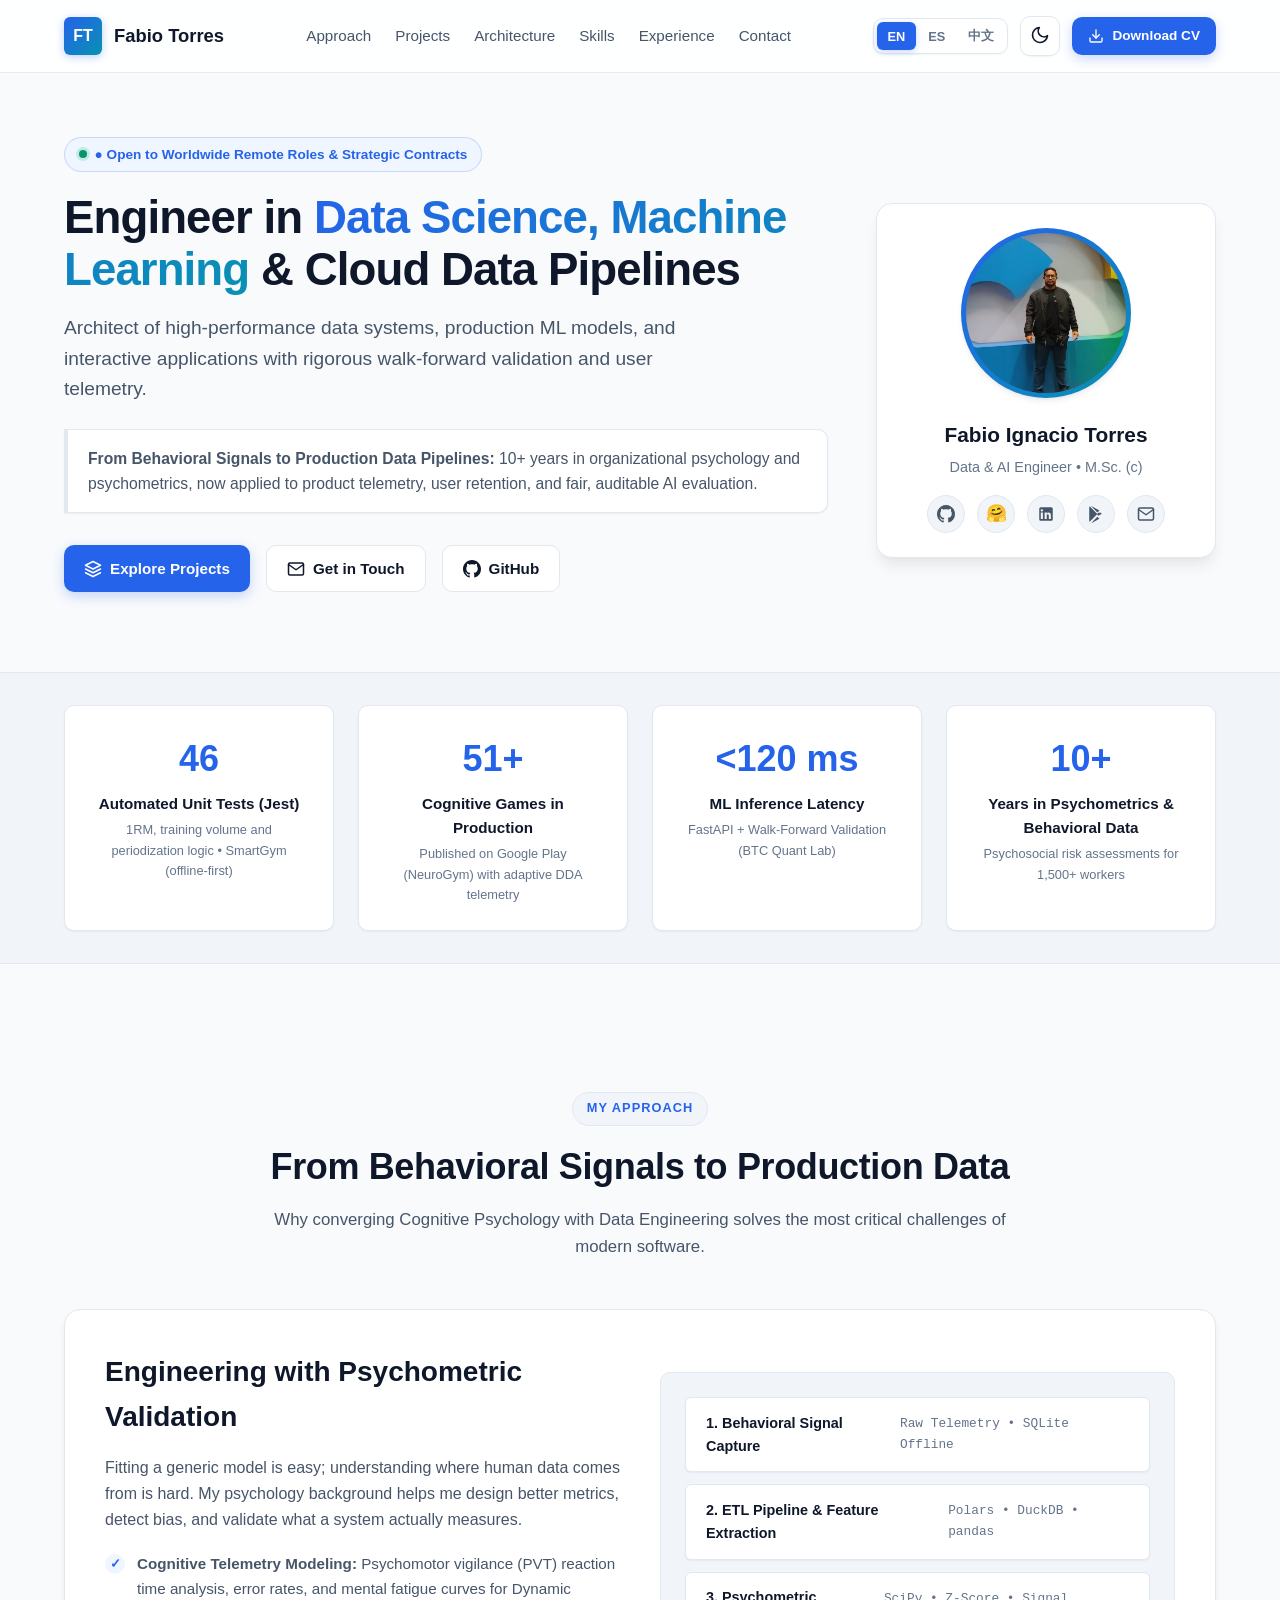
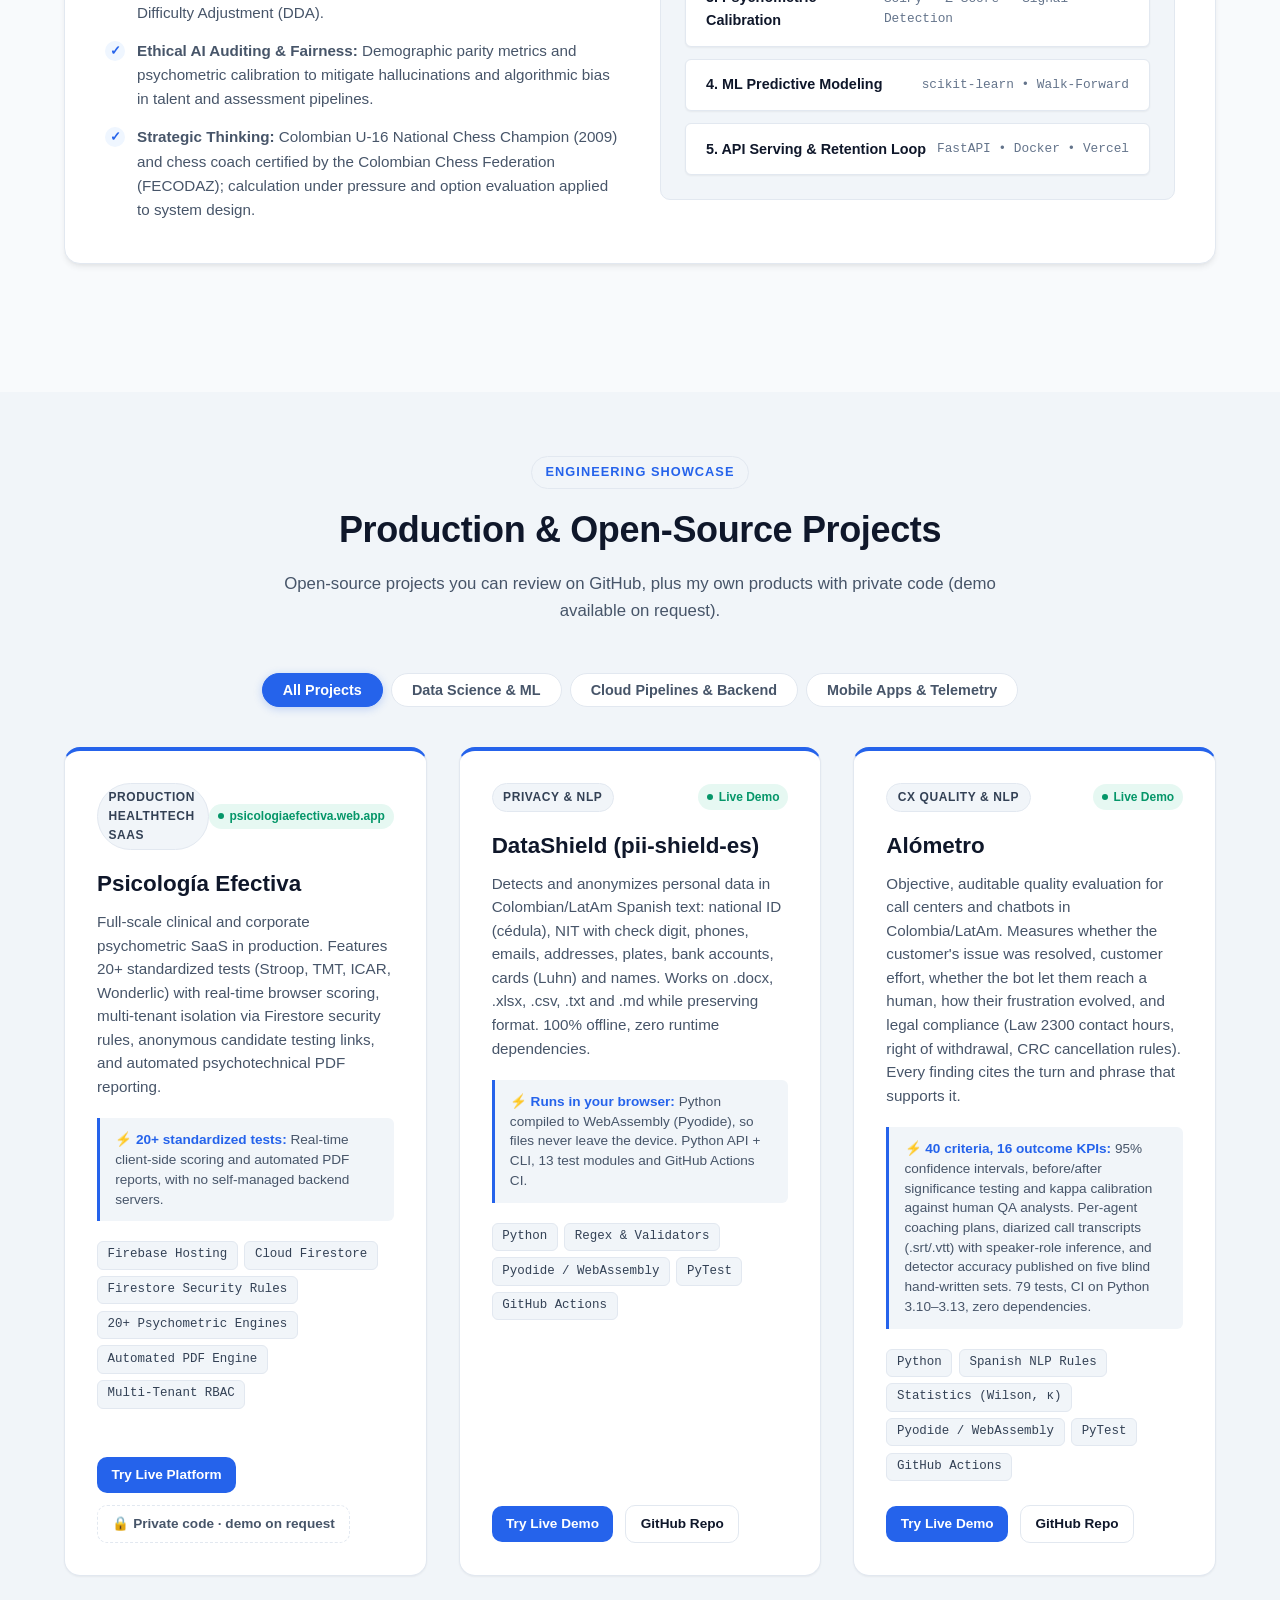
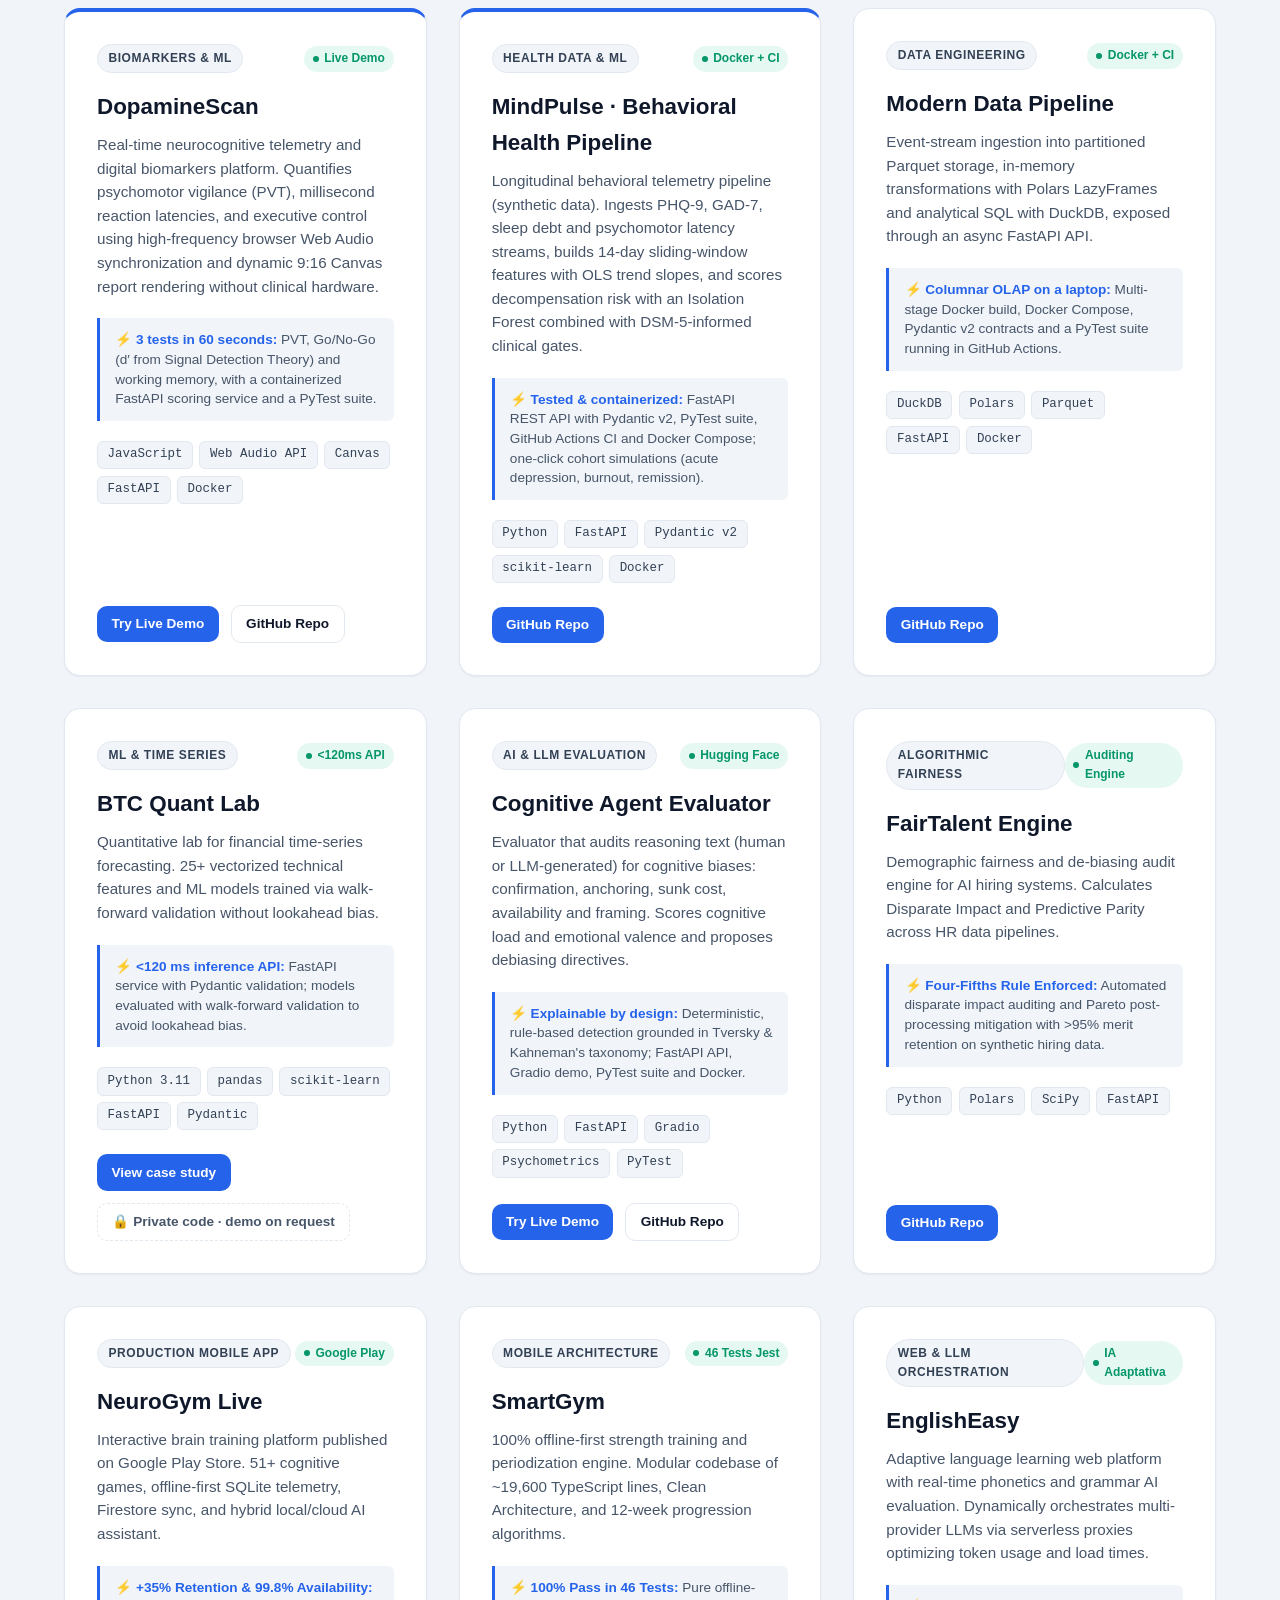
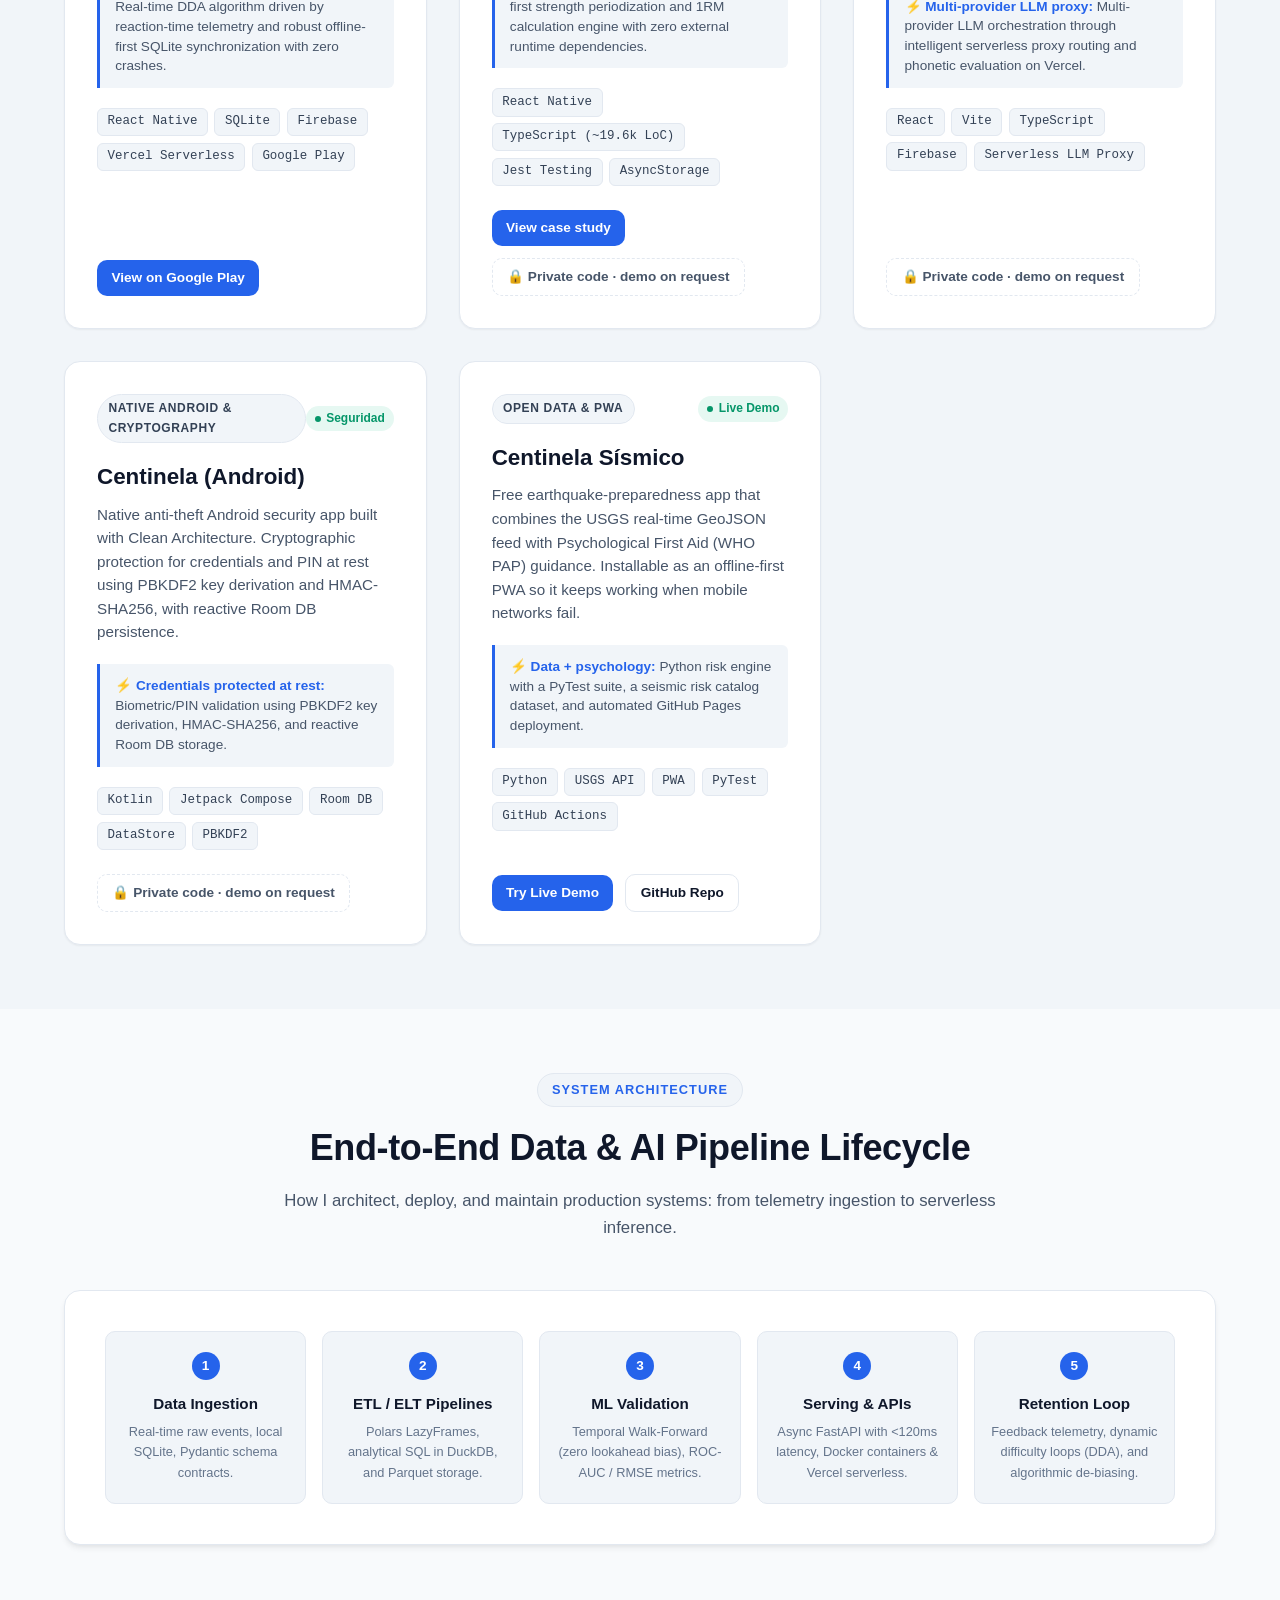
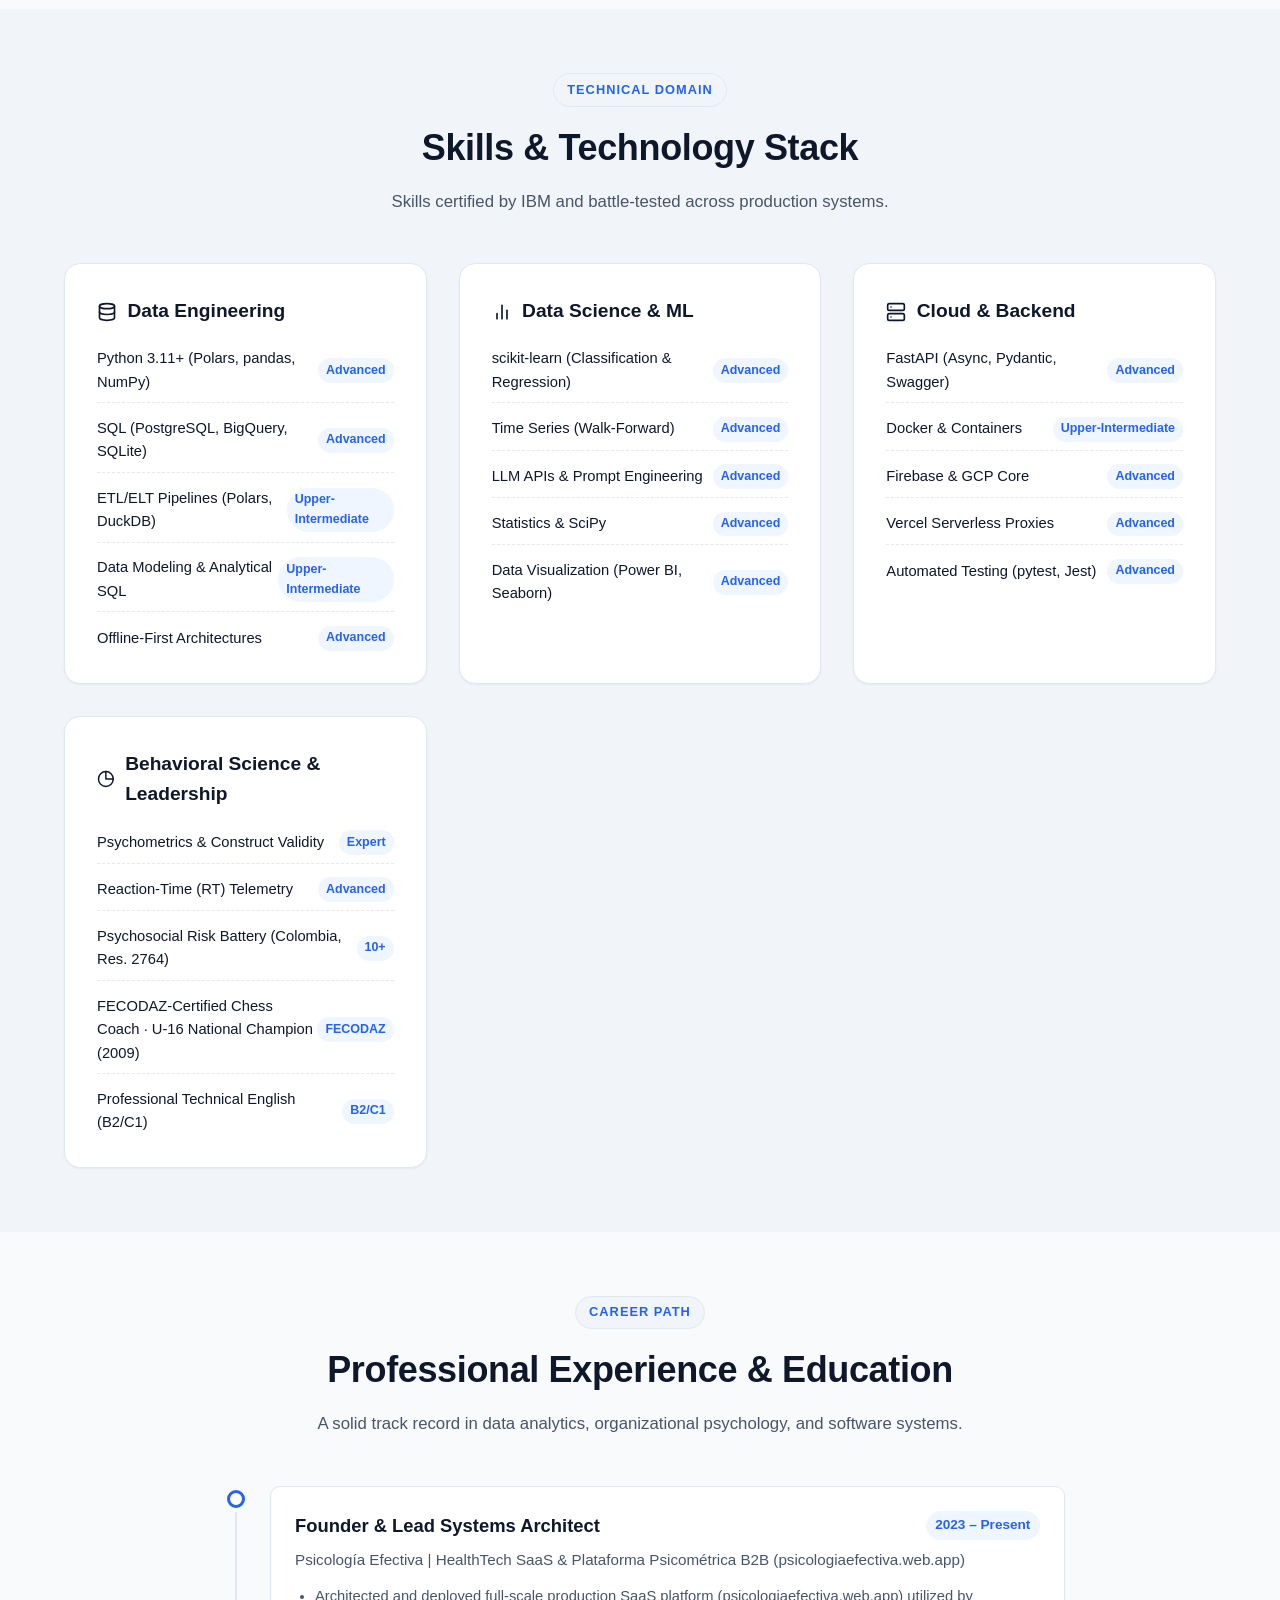
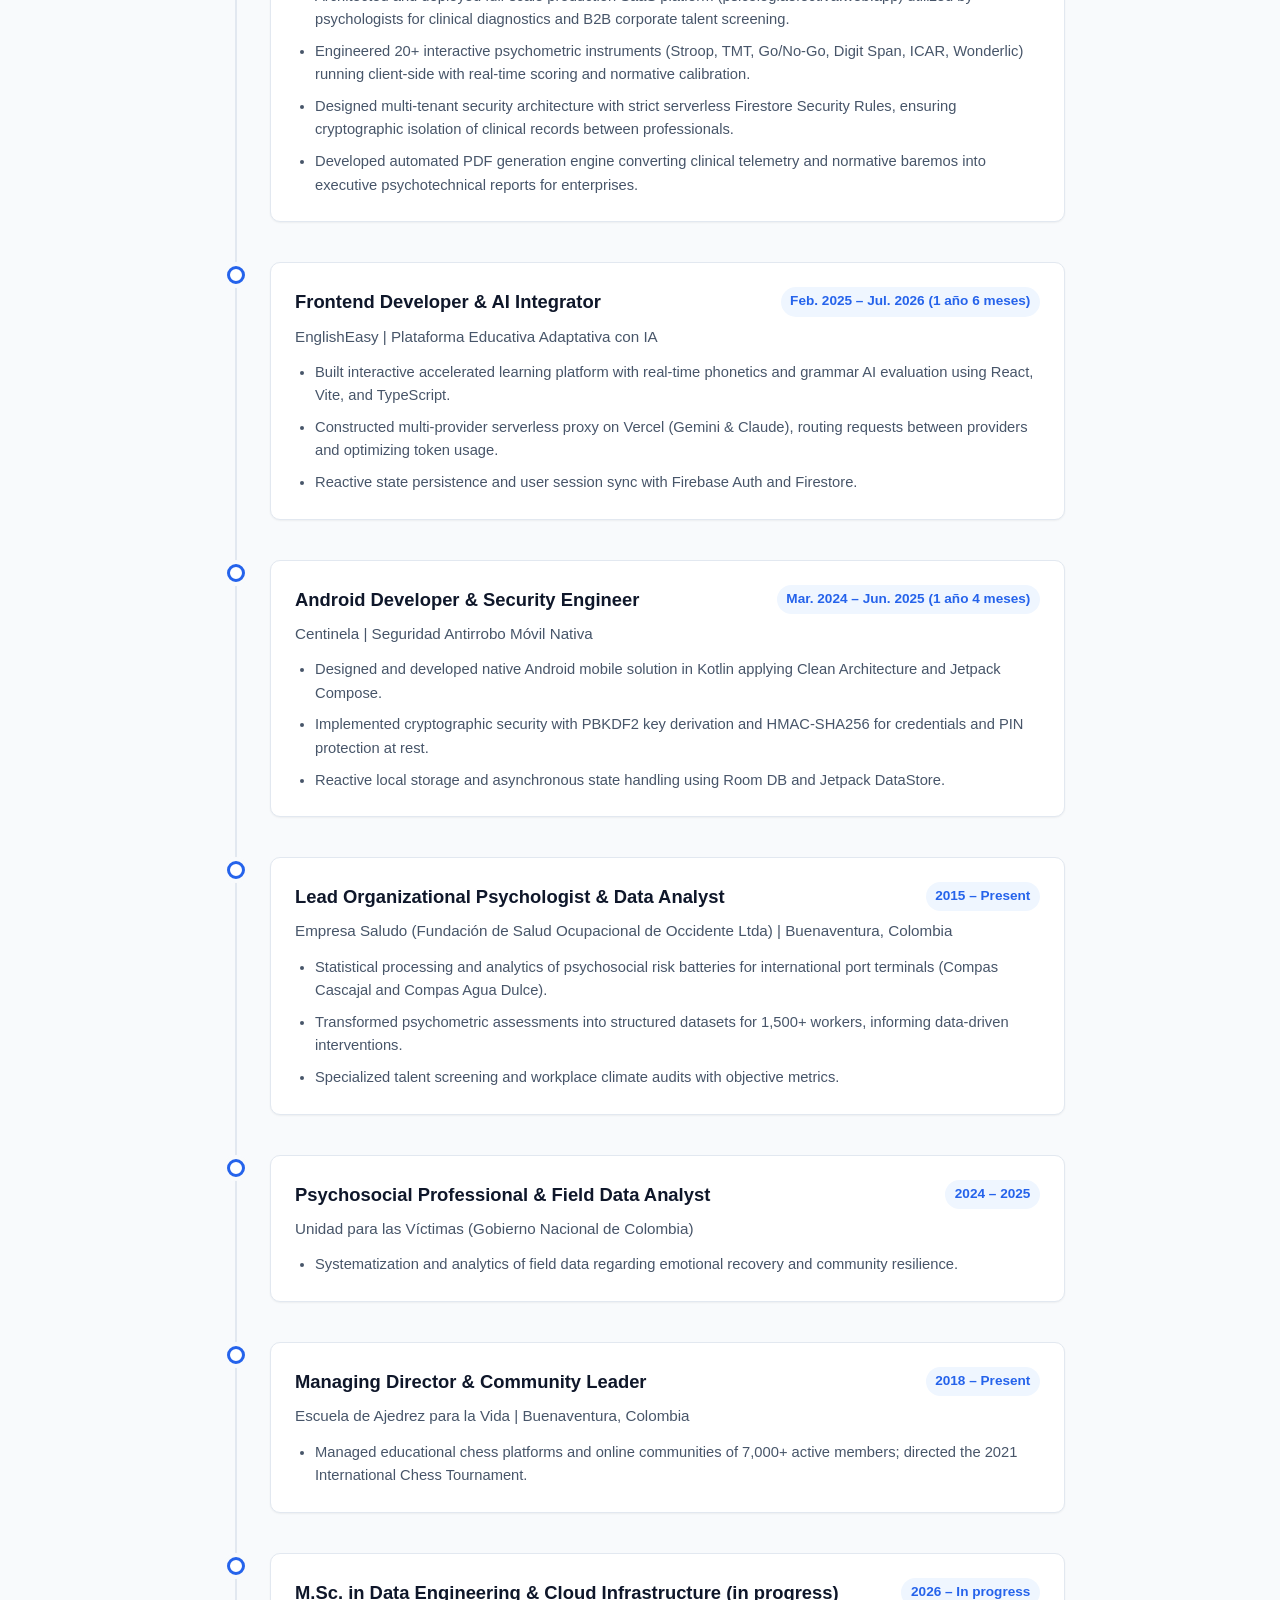
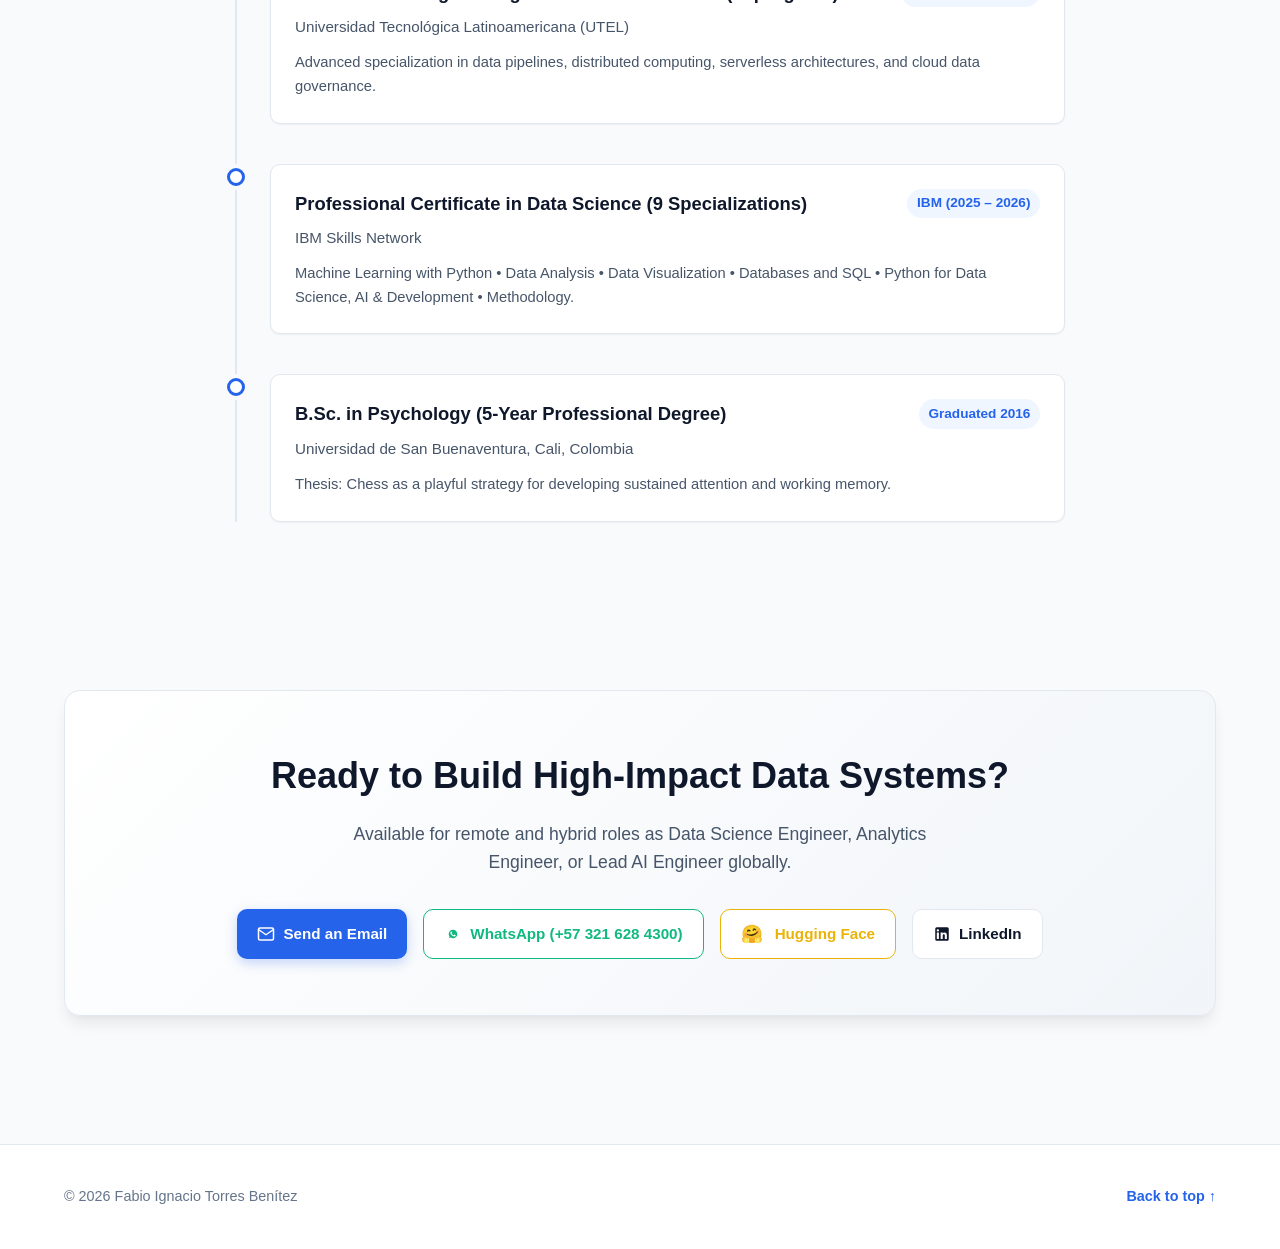
<file: index.html>
<!DOCTYPE html>
<html lang="en">
<head>
  <meta charset="UTF-8">
  <meta name="viewport" content="width=device-width, initial-scale=1.0">
  <title>Fabio Torres | Data & AI Engineer · Python, FastAPI, SQL, Machine Learning</title>
  
  <meta name="description" content="Portafolio de Fabio Ignacio Torres Benítez: Ingeniero de Datos e IA (Python, FastAPI, SQL, Machine Learning) con 10+ años en psicología organizacional y psicometría.">
  <meta name="keywords" content="Fabio Torres, Data Science, Data Engineer, Machine Learning, Python, FastAPI, SQL, DuckDB, Polars, scikit-learn, Psychometrics, NeuroGym, Del Divan al Dato, Portfolio">
  <meta name="author" content="Fabio Ignacio Torres Benítez">
  <link rel="canonical" href="https://neurodeveloper11.github.io/portfolio/">
  
  <meta property="og:type" content="website">
  <meta property="og:url" content="https://neurodeveloper11.github.io/portfolio/">
  <meta property="og:title" content="Fabio Torres | Data Science Engineer & Machine Learning Portfolio">
  <meta property="og:description" content="Production data pipelines, sub-120ms ML inference, offline-first architectures, and cognitive telemetry by Fabio Torres.">
  <meta property="og:image" content="https://neurodeveloper11.github.io/portfolio/assets/og-preview.png">
  <meta property="og:image:width" content="1200">
  <meta property="og:image:height" content="630">
  
  <meta name="twitter:card" content="summary_large_image">
  <meta name="twitter:title" content="Fabio Torres | Data Science Engineer & Machine Learning Portfolio">
  <meta name="twitter:description" content="Production data pipelines, sub-120ms ML inference, offline-first architectures, and cognitive telemetry.">
  <meta name="twitter:image" content="https://neurodeveloper11.github.io/portfolio/assets/og-preview.png">
  
  <link rel="icon" type="image/svg+xml" href="assets/favicon.svg">
  <link rel="apple-touch-icon" href="assets/apple-touch-icon.png">
  <link rel="stylesheet" href="css/styles.css">
</head>
<body>

  <!-- Navigation Bar -->
  <header class="navbar">
    <div class="container nav-container">
      <a href="#hero" class="nav-brand">
        <div class="brand-icon">FT</div>
        <span>Fabio Torres</span>
      </a>
      
      <ul class="nav-links">
        <li><a href="#moat" data-i18n-en="Approach" data-i18n-es="Enfoque" data-i18n-zh="方法">Approach</a></li>
        <li><a href="#projects" data-i18n-en="Projects" data-i18n-es="Proyectos" data-i18n-zh="精选项目">Projects</a></li>
        <li><a href="#architecture" data-i18n-en="Architecture" data-i18n-es="Arquitectura" data-i18n-zh="系统架构">Architecture</a></li>
        <li><a href="#skills" data-i18n-en="Skills" data-i18n-es="Habilidades" data-i18n-zh="技术技能">Skills</a></li>
        <li><a href="#experience" data-i18n-en="Experience" data-i18n-es="Trayectoria" data-i18n-zh="职业履历">Experience</a></li>
        <li><a href="#contact" data-i18n-en="Contact" data-i18n-es="Contacto" data-i18n-zh="联系方式">Contact</a></li>
      </ul>
      
      <div class="nav-actions">
        <!-- Tri-Lingual Switcher (EN default, ES, 中文) -->
        <div class="lang-switch-group">
          <button class="lang-pill active" data-lang="en">EN</button>
          <button class="lang-pill" data-lang="es">ES</button>
          <button class="lang-pill" data-lang="zh">中文</button>
        </div>
        <button id="themeToggle" class="control-btn" title="Alternar tema visual">
          <span id="themeIcon">
            <svg width="20" height="20" viewBox="0 0 24 24" fill="none" stroke="currentColor" stroke-width="2" stroke-linecap="round" stroke-linejoin="round"><path d="M21 12.79A9 9 0 1 1 11.21 3 7 7 0 0 0 21 12.79z"></path></svg>
          </span>
        </button>
        <a href="assets/CV_Fabio_Torres.pdf" target="_blank" class="btn-primary nav-cv-btn" style="padding: 0.5rem 1rem; font-size: 0.85rem;" aria-label="CV (PDF)">
          <svg width="16" height="16" viewBox="0 0 24 24" fill="none" stroke="currentColor" stroke-width="2" stroke-linecap="round" stroke-linejoin="round"><path d="M21 15v4a2 2 0 0 1-2 2H5a2 2 0 0 1-2-2v-4"></path><polyline points="7 10 12 15 17 10"></polyline><line x1="12" y1="15" x2="12" y2="3"></line></svg>
          <span class="nav-cv-label" data-i18n-en="Download CV" data-i18n-es="Descargar CV" data-i18n-zh="下载简历">Download CV</span>
        </a>
      </div>
    </div>
  </header>

  <!-- Hero Section -->
  <section id="hero" class="hero">
    <div class="container hero-grid">
      <div class="hero-text-content">
        <div class="status-badge">
          <span class="status-dot"></span>
          <span data-i18n-en="● Open to Worldwide Remote Roles & Strategic Contracts" data-i18n-es="● Disponible para Roles Remotos Globales & Proyectos de Alto Impacto" data-i18n-zh="● 可承接全球远程全职职位及战略性高价值项目">● Open to Worldwide Remote Roles & Strategic Contracts</span>
        </div>
        
        <h1 class="hero-title">
          <span data-i18n-en="Engineer in" data-i18n-es="Ingeniero en" data-i18n-zh="工程师：">Engineer in</span>
          <span class="gradient-text" data-i18n-en="Data Science, Machine Learning" data-i18n-es="Ciencia de Datos, Machine Learning" data-i18n-zh="数据科学、机器学习">Data Science, Machine Learning</span>
          <span data-i18n-en="& Cloud Data Pipelines" data-i18n-es="& Pipelines Cloud" data-i18n-zh="与云端数据管道">& Cloud Data Pipelines</span>
        </h1>
        
        <p class="hero-subtitle" data-i18n-en="Architect of high-performance data systems, production ML models, and interactive applications with rigorous walk-forward validation and user telemetry." data-i18n-es="Arquitecto de sistemas de datos de alto rendimiento, modelos de Machine Learning en producción y aplicaciones interactivas con validación temporal estricta y telemetría de usuario." data-i18n-zh="高性能数据系统、生产级机器学习模型与高可靠交互式系统架构师，精通严格时间序列走步验证与认知行为遥测。">
          Arquitecto de sistemas de datos de alto rendimiento, modelos de Machine Learning en producción y aplicaciones interactivas con validación temporal estricta y telemetría de usuario.
        </p>
        
        <div class="hero-narrative">
          <strong data-i18n-en="From Behavioral Signals to Production Data Pipelines:" data-i18n-es="Estrategia Del Diván al Dato:" data-i18n-zh="核心壁垒：从行为信号到生产级数据管道：">From Behavioral Signals to Production Data Pipelines:</strong>
          <span data-i18n-en=" 10+ years in organizational psychology and psychometrics, now applied to product telemetry, user retention, and fair, auditable AI evaluation." data-i18n-es=" Más de 10 años en psicología organizacional y psicometría, aplicados hoy a telemetría de producto, retención de usuarios y evaluación de IA justa y auditable." data-i18n-zh=" 10 年以上组织心理学与心理测量经验，现应用于产品遥测、用户留存以及公平、可审计的人工智能评估。">
            10+ years in organizational psychology and psychometrics, now applied to product telemetry, user retention, and fair, auditable AI evaluation.
          </span>
        </div>
        
        <div class="hero-cta">
          <a href="#projects" class="btn-primary">
            <svg width="18" height="18" viewBox="0 0 24 24" fill="none" stroke="currentColor" stroke-width="2" stroke-linecap="round" stroke-linejoin="round"><polygon points="12 2 2 7 12 12 22 7 12 2"></polygon><polyline points="2 17 12 22 22 17"></polyline><polyline points="2 12 12 17 22 12"></polyline></svg>
            <span data-i18n-en="Explore Projects" data-i18n-es="Explorar Proyectos" data-i18n-zh="浏览精选项目">Explore Projects</span>
          </a>
          <a href="#contact" class="btn-secondary">
            <svg width="18" height="18" viewBox="0 0 24 24" fill="none" stroke="currentColor" stroke-width="2" stroke-linecap="round" stroke-linejoin="round"><path d="M4 4h16c1.1 0 2 .9 2 2v12c0 1.1-.9 2-2 2H4c-1.1 0-2-.9-2-2V6c0-1.1.9-2 2-2z"></path><polyline points="22,6 12,13 2,6"></polyline></svg>
            <span data-i18n-en="Get in Touch" data-i18n-es="Contactar" data-i18n-zh="取得联系">Get in Touch</span>
          </a>
          <a href="https://github.com/neurodeveloper11" target="_blank" class="btn-secondary">
            <svg width="18" height="18" viewBox="0 0 24 24" fill="currentColor"><path d="M12 0C5.37 0 0 5.37 0 12c0 5.31 3.435 9.795 8.205 11.385.6.105.825-.255.825-.57 0-.285-.015-1.23-.015-2.235-3.015.555-3.795-.735-4.035-1.41-.135-.345-.72-1.41-1.23-1.695-.42-.225-1.02-.78-.015-.795.945-.015 1.62.87 1.845 1.23 1.08 1.815 2.805 1.305 3.495.99.105-.78.42-1.305.765-1.605-2.67-.3-5.46-1.335-5.46-5.925 0-1.305.465-2.385 1.23-3.225-.12-.3-.54-1.53.12-3.18 0 0 1.005-.315 3.3 1.23.96-.27 1.98-.405 3-.405s2.04.135 3 .405c2.295-1.56 3.3-1.23 3.3-1.23.66 1.65.24 2.88.12 3.18.765.84 1.23 1.905 1.23 3.225 0 4.605-2.805 5.625-5.475 5.925.435.375.81 1.095.81 2.22 0 1.605-.015 2.895-.015 3.3 0 .315.225.69.825.57A12.02 12.02 0 0024 12c0-6.63-5.37-12-12-12z"/></svg>
            GitHub
          </a>
        </div>
      </div>
      
      <div class="hero-profile-card">
        <div class="profile-avatar-wrapper">
          <img src="assets/foto.jpeg" alt="Fabio Ignacio Torres Benítez" class="profile-avatar">
        </div>
        <h2 class="profile-name">Fabio Ignacio Torres</h2>
        <p class="profile-tag" data-i18n-en="Data & AI Engineer • M.Sc. (c)" data-i18n-es="Ingeniero de Datos & IA • M.Sc. (c)" data-i18n-zh="数据与人工智能工程师 • 硕士在读">Data & AI Engineer • M.Sc. (c)</p>
        
        <div class="profile-links">
          <a href="https://github.com/neurodeveloper11" target="_blank" class="profile-link-btn" title="GitHub">
            <svg width="18" height="18" viewBox="0 0 24 24" fill="currentColor"><path d="M12 0C5.37 0 0 5.37 0 12c0 5.31 3.435 9.795 8.205 11.385.6.105.825-.255.825-.57 0-.285-.015-1.23-.015-2.235-3.015.555-3.795-.735-4.035-1.41-.135-.345-.72-1.41-1.23-1.695-.42-.225-1.02-.78-.015-.795.945-.015 1.62.87 1.845 1.23 1.08 1.815 2.805 1.305 3.495.99.105-.78.42-1.305.765-1.605-2.67-.3-5.46-1.335-5.46-5.925 0-1.305.465-2.385 1.23-3.225-.12-.3-.54-1.53.12-3.18 0 0 1.005-.315 3.3 1.23.96-.27 1.98-.405 3-.405s2.04.135 3 .405c2.295-1.56 3.3-1.23 3.3-1.23.66 1.65.24 2.88.12 3.18.765.84 1.23 1.905 1.23 3.225 0 4.605-2.805 5.625-5.475 5.925.435.375.81 1.095.81 2.22 0 1.605-.015 2.895-.015 3.3 0 .315.225.69.825.57A12.02 12.02 0 0024 12c0-6.63-5.37-12-12-12z"/></svg>
          </a>
          <a href="https://huggingface.co/neurodeveloper" target="_blank" class="profile-link-btn" title="Hugging Face (@neurodeveloper)">
            <span style="font-size: 17px; line-height: 1;">🤗</span>
          </a>
          <a href="https://www.linkedin.com/in/fabio-torres-39364b258" target="_blank" class="profile-link-btn" title="LinkedIn">
            <svg width="18" height="18" viewBox="0 0 24 24" fill="currentColor"><path d="M19 3a2 2 0 0 1 2 2v14a2 2 0 0 1-2 2H5a2 2 0 0 1-2-2V5a2 2 0 0 1 2-2h14m-.5 15.5v-5.3a3.26 3.26 0 0 0-3.26-3.26c-.85 0-1.84.52-2.28 1.3v-1.11h-2.79v8.37h2.79v-4.93c0-.77.62-1.4 1.39-1.4a1.4 1.4 0 0 1 1.4 1.4v4.93h2.75M6.46 8.76a1.6 1.6 0 1 0 0-3.2 1.6 1.6 0 0 0 0 3.2m1.4 9.74v-8.37H5.06v8.37h2.8z"/></svg>
          </a>
          <a href="https://play.google.com/store/apps/details?id=com.t11.neurochess&hl=es_419" target="_blank" class="profile-link-btn" title="Google Play Store">
            <svg width="18" height="18" viewBox="0 0 24 24" fill="currentColor"><path d="M3.609 1.814L13.792 12 3.61 22.186c-.352-.338-.61-.83-.61-1.464V3.278c0-.634.258-1.126.61-1.464zm1.458-.888l11.45 6.44-2.725 2.634-8.725-9.074zm8.725 14.708l2.725 2.634-11.45 6.44 8.725-9.074zm1.408-1.366l3.418-1.922c.983-.553.983-1.453 0-2.006L15.2 10.268l-1.968 1.968 1.968 1.968z"/></svg>
          </a>
          <button onclick="copyToClipboard('psicologofabiotorres@gmail.com', 'Correo copiado / Email copied')" class="profile-link-btn" title="Copiar Correo">
            <svg width="18" height="18" viewBox="0 0 24 24" fill="none" stroke="currentColor" stroke-width="2" stroke-linecap="round" stroke-linejoin="round"><path d="M4 4h16c1.1 0 2 .9 2 2v12c0 1.1-.9 2-2 2H4c-1.1 0-2-.9-2-2V6c0-1.1.9-2 2-2z"></path><polyline points="22,6 12,13 2,6"></polyline></svg>
          </button>
        </div>
      </div>
    </div>
  </section>

  <!-- Metrics Bar -->
  <section class="metrics-section">
    <div class="container metrics-grid">
      <div class="metric-card">
        <div class="metric-number" data-target="46">46</div>
        <div class="metric-label" data-i18n-en="Automated Unit Tests (Jest)" data-i18n-es="Pruebas Unitarias Automatizadas (Jest)" data-i18n-zh="自动化单元测试 (Jest)">Automated Unit Tests (Jest)</div>
        <div class="metric-desc" data-i18n-en="1RM, training volume and periodization logic • SmartGym (offline-first)" data-i18n-es="Lógica de 1RM, volumen y periodización • SmartGym (offline-first)" data-i18n-zh="1RM、训练量与周期化逻辑 • SmartGym（离线优先）">1RM, training volume and periodization logic • SmartGym (offline-first)</div>
      </div>
      
      <div class="metric-card">
        <div class="metric-number" data-target="51" data-suffix="+">51+</div>
        <div class="metric-label" data-i18n-en="Cognitive Games in Production" data-i18n-es="Juegos Cognitivos en Producción" data-i18n-zh="生产级认知训练游戏">Cognitive Games in Production</div>
        <div class="metric-desc" data-i18n-en="Published on Google Play (NeuroGym) with adaptive DDA telemetry" data-i18n-es="Publicado en Google Play (NeuroGym) con telemetría DDA" data-i18n-zh="Google Play 官方已上线 (NeuroGym) 搭载自适应 DDA 遥测">Publicado en Google Play (NeuroGym) con telemetría DDA</div>
      </div>
      
      <div class="metric-card">
        <div class="metric-number" data-target="120" data-prefix="<" data-suffix=" ms">&lt;120 ms</div>
        <div class="metric-label" data-i18n-en="ML Inference Latency" data-i18n-es="Latencia de Inferencia ML" data-i18n-zh="机器学习推理延迟">Latencia de Inferencia ML</div>
        <div class="metric-desc" data-i18n-en="FastAPI + Walk-Forward Validation (BTC Quant Lab)" data-i18n-es="FastAPI + Validación Walk-Forward (BTC Quant Lab)" data-i18n-zh="FastAPI + 时间序列 Walk-Forward 验证 (BTC Quant Lab)">FastAPI + Validación Walk-Forward (BTC Quant Lab)</div>
      </div>
      
      <div class="metric-card">
        <div class="metric-number" data-target="10" data-suffix="+">10+</div>
        <div class="metric-label" data-i18n-en="Years in Psychometrics & Behavioral Data" data-i18n-es="Años en Psicometría & Datos Conductuales" data-i18n-zh="年心理测量与行为数据经验">Years in Psychometrics & Behavioral Data</div>
        <div class="metric-desc" data-i18n-en="Psychosocial risk assessments for 1,500+ workers" data-i18n-es="Evaluaciones de riesgo psicosocial a 1,500+ colaboradores" data-i18n-zh="为 1,500+ 名员工完成心理社会风险评估">Psychosocial risk assessments for 1,500+ workers</div>
      </div>
    </div>
  </section>

  <!-- The Moat Section ("Del Diván al Dato") -->
  <section id="moat" class="section">
    <div class="container">
      <div class="section-header">
        <span class="section-badge" data-i18n-es="Mi Enfoque" data-i18n-en="My Approach" data-i18n-zh="我的方法">My Approach</span>
        <h2 class="section-title" data-i18n-es="Estrategia Del Diván al Dato" data-i18n-en="From Behavioral Signals to Production Data">Estrategia Del Diván al Dato</h2>
        <p class="section-subtitle" data-i18n-es="Por qué la convergencia entre Psicología Cognitiva e Ingeniería de Datos resuelve los problemas más críticos del software moderno." data-i18n-en="Why converging Cognitive Psychology with Data Engineering solves the most critical challenges of modern software.">Por qué la convergencia entre Psicología Cognitiva e Ingeniería de Datos resuelve los problemas más críticos del software moderno.</p>
      </div>
      
      <div class="moat-container">
        <div class="moat-grid">
          <div class="moat-content">
            <h3 data-i18n-es="Ingeniería con Validación Psicométrica" data-i18n-en="Engineering with Psychometric Validation">Ingeniería con Validación Psicométrica</h3>
            <p data-i18n-es="Entrenar un modelo genérico es fácil; lo difícil es entender de dónde vienen los datos humanos. Mi formación en psicología me permite diseñar mejores métricas, detectar sesgos y validar lo que realmente mide un sistema." data-i18n-en="Fitting a generic model is easy; understanding where human data comes from is hard. My psychology background helps me design better metrics, detect bias, and validate what a system actually measures.">
              Fitting a generic model is easy; understanding where human data comes from is hard. My psychology background helps me design better metrics, detect bias, and validate what a system actually measures.
            </p>
            
            <ul class="moat-list">
              <li>
                <span class="moat-bullet">✓</span>
                <span data-i18n-es="<strong>Modelado de Telemetría Cognitiva:</strong> Análisis de tiempos de reacción (PVT), tasas de error y curvas de fatiga mental en milisegundos para Ajuste Dinámico de Dificultad (DDA)." data-i18n-en="<strong>Cognitive Telemetry Modeling:</strong> Psychomotor vigilance (PVT) reaction time analysis, error rates, and mental fatigue curves for Dynamic Difficulty Adjustment (DDA)."><strong>Modelado de Telemetría Cognitiva:</strong> Análisis de tiempos de reacción (PVT), tasas de error y curvas de fatiga mental en milisegundos para Ajuste Dinámico de Dificultad (DDA).</span>
              </li>
              <li>
                <span class="moat-bullet">✓</span>
                <span data-i18n-es="<strong>Auditoría Ética & Desesgo de IA:</strong> Aplicación de métricas de paridad demográfica y teoría psicométrica para evitar alucinaciones y discriminación en modelos de selección y evaluación." data-i18n-en="<strong>Ethical AI Auditing & Fairness:</strong> Demographic parity metrics and psychometric calibration to mitigate hallucinations and algorithmic bias in talent and assessment pipelines."><strong>Auditoría Ética & Desesgo de IA:</strong> Aplicación de métricas de paridad demográfica y teoría psicométrica para evitar alucinaciones y discriminación en modelos de selección y evaluación.</span>
              </li>
              <li>
                <span class="moat-bullet">✓</span>
                <span data-i18n-es="<strong>Pensamiento Estratégico:</strong> Campeón Nacional de Ajedrez Sub-16 (2009) y entrenador certificado por la Federación Colombiana de Ajedrez (FECODAZ); cálculo bajo presión y evaluación de alternativas aplicados al diseño de sistemas." data-i18n-en="<strong>Strategic Thinking:</strong> Colombian U-16 National Chess Champion (2009) and chess coach certified by the Colombian Chess Federation (FECODAZ); calculation under pressure and option evaluation applied to system design."><strong>Strategic Thinking:</strong> Colombian U-16 National Chess Champion (2009) and chess coach certified by the Colombian Chess Federation (FECODAZ); calculation under pressure and option evaluation applied to system design.</span>
              </li>
            </ul>
          </div>
          
          <div class="moat-visual">
            <div class="pipeline-step">
              <span class="pipeline-title" data-i18n-es="1. Captura de Señales Conductuales" data-i18n-en="1. Behavioral Signal Capture">1. Captura de Señales Conductuales</span>
              <span class="pipeline-tech">Raw Telemetry &bull; SQLite Offline</span>
            </div>
            <div class="pipeline-step">
              <span class="pipeline-title" data-i18n-es="2. Pipeline ETL & Extracción de Métricas" data-i18n-en="2. ETL Pipeline & Feature Extraction">2. Pipeline ETL & Extracción de Métricas</span>
              <span class="pipeline-tech">Polars &bull; DuckDB &bull; pandas</span>
            </div>
            <div class="pipeline-step">
              <span class="pipeline-title" data-i18n-es="3. Calibración Psicométrica & Normalización" data-i18n-en="3. Psychometric Calibration">3. Calibración Psicométrica & Normalización</span>
              <span class="pipeline-tech">SciPy &bull; Z-Score &bull; Signal Detection</span>
            </div>
            <div class="pipeline-step">
              <span class="pipeline-title" data-i18n-es="4. Inferencia Predictiva & Modelado ML" data-i18n-en="4. ML Predictive Modeling">4. Inferencia Predictiva & Modelado ML</span>
              <span class="pipeline-tech">scikit-learn &bull; Walk-Forward</span>
            </div>
            <div class="pipeline-step">
              <span class="pipeline-title" data-i18n-es="5. Despliegue API & Bucle de Retención" data-i18n-en="5. API Serving & Retention Loop">5. Despliegue API & Bucle de Retención</span>
              <span class="pipeline-tech">FastAPI &bull; Docker &bull; Vercel</span>
            </div>
          </div>
        </div>
      </div>
    </div>
  </section>

  <!-- Projects Showcase Section -->
  <section id="projects" class="section" style="background: var(--bg-secondary);">
    <div class="container">
      <div class="section-header">
        <span class="section-badge" data-i18n-es="Vitrina de Ingeniería" data-i18n-en="Engineering Showcase">Vitrina de Ingeniería</span>
        <h2 class="section-title" data-i18n-es="Proyectos en Producción y Código Abierto" data-i18n-en="Production & Open-Source Projects">Production & Open-Source Projects</h2>
        <p class="section-subtitle" data-i18n-es="Proyectos de código abierto que puedes revisar en GitHub, y productos propios con código privado (demo disponible a solicitud)." data-i18n-en="Open-source projects you can review on GitHub, plus my own products with private code (demo available on request).">Open-source projects you can review on GitHub, plus my own products with private code (demo available on request).</p>
      </div>
      
      <div class="filter-tabs">
        <button class="tab-btn active" data-filter="all" data-i18n-en="All Projects" data-i18n-es="Todos los Proyectos" data-i18n-zh="全部项目">Todos los Proyectos</button>
        <button class="tab-btn" data-filter="data-science" data-i18n-en="Data Science & ML" data-i18n-es="Ciencia de Datos & ML" data-i18n-zh="数据科学与机器学习">Ciencia de Datos & ML</button>
        <button class="tab-btn" data-filter="data-pipelines" data-i18n-en="Cloud Pipelines & Backend" data-i18n-es="Pipelines Cloud & Backend" data-i18n-zh="云端管道与后端">Pipelines Cloud & Backend</button>
        <button class="tab-btn" data-filter="mobile-ai" data-i18n-en="Mobile Apps & Telemetry" data-i18n-es="Apps Móviles & Telemetría" data-i18n-zh="移动端与行为遥测">Apps Móviles & Telemetría</button>
      </div>
      
      <div class="projects-grid">

        <!-- Project: Psicologia Efectiva (Flagship SaaS) -->
        <div class="project-card featured" data-category="data-science mobile-ai data-pipelines">
          <div class="project-badge-bar">
            <span class="type-badge" data-i18n-en="Production HealthTech SaaS" data-i18n-es="SaaS Clínico en Producción" data-i18n-zh="生产级心理与认知 SaaS">Production HealthTech SaaS</span>
            <span class="live-badge"><span class="live-indicator"></span> psicologiaefectiva.web.app</span>
          </div>
          <h3 class="project-title">Psicología Efectiva</h3>
          <p class="project-description" data-i18n-en="Full-scale clinical and corporate psychometric SaaS in production. Features 20+ standardized tests (Stroop, TMT, ICAR, Wonderlic) with real-time browser scoring, multi-tenant isolation via Firestore security rules, anonymous candidate testing links, and automated psychotechnical PDF reporting." data-i18n-es="Plataforma SaaS de evaluación psicométrica y neurocognitiva en producción. Batería de 20+ pruebas estandarizadas (Stroop, TMT, ICAR, Wonderlic) con cálculo en tiempo real, aislamiento multi-tenant con Firestore Rules, enlaces de evaluación anónimos y generación automatizada de informes en PDF." data-i18n-zh="生产级临床心理与企业人才选拔认知评估 SaaS 平台。集成 20+ 款标准化神经认知与心理测验（Stroop、TMT、ICAR、Wonderlic），支持浏览器端实时常模评分、基于 Firestore Rules 的多租户数据隔离与自动化心理鉴定 PDF 报告生成。">
            Full-scale clinical and corporate psychometric SaaS in production. Features 20+ standardized tests (Stroop, TMT, ICAR, Wonderlic) with real-time browser scoring, multi-tenant isolation via Firestore security rules, anonymous candidate testing links, and automated psychotechnical PDF reporting.
          </p>
          <div class="xyz-metric-box">
            <strong data-i18n-en="⚡ 20+ standardized tests:" data-i18n-es="⚡ 20+ pruebas estandarizadas:" data-i18n-zh="⚡ 20+ 项标准化测验：">⚡ 20+ standardized tests:</strong>
            <span data-i18n-en=" Real-time client-side scoring and automated PDF reports, with no self-managed backend servers." data-i18n-es=" Calificación en tiempo real en el navegador e informes PDF automáticos, sin servidores propios que administrar." data-i18n-zh=" 浏览器端实时评分与自动化 PDF 报告，无需自建后端服务器。"> Real-time client-side scoring and automated PDF reports, with no self-managed backend servers.</span>
          </div>
          <div class="tech-tags">
            <span class="tech-tag">Firebase Hosting</span>
            <span class="tech-tag">Cloud Firestore</span>
            <span class="tech-tag">Firestore Security Rules</span>
            <span class="tech-tag">20+ Psychometric Engines</span>
            <span class="tech-tag">Automated PDF Engine</span>
            <span class="tech-tag">Multi-Tenant RBAC</span>
          </div>
          <div class="project-links">
            <a href="https://psicologiaefectiva.web.app/" target="_blank" class="card-link card-link-primary" data-i18n-en="Try Live Platform" data-i18n-es="Probar Plataforma en Vivo" data-i18n-zh="访问在线平台">Try Live Platform</a>
            <span class="card-link card-link-secondary is-private" data-i18n-en="🔒 Private code · demo on request" data-i18n-es="🔒 Código privado · demo a solicitud" data-i18n-zh="🔒 私有代码 · 可应要求演示">🔒 Private code · demo on request</span>
          </div>
        </div>

        <!-- Project: DataShield (pii-shield-es) -->
        <div class="project-card featured" data-category="data-science data-pipelines">
          <div class="project-badge-bar">
            <span class="type-badge" data-i18n-en="Privacy & NLP" data-i18n-es="Privacidad & NLP" data-i18n-zh="隐私与 NLP">Privacy & NLP</span>
            <span class="live-badge"><span class="live-indicator"></span> Live Demo</span>
          </div>
          <h3 class="project-title">DataShield (pii-shield-es)</h3>
          <p class="project-description" data-i18n-en="Detects and anonymizes personal data in Colombian/LatAm Spanish text: national ID (cédula), NIT with check digit, phones, emails, addresses, plates, bank accounts, cards (Luhn) and names. Works on .docx, .xlsx, .csv, .txt and .md while preserving format. 100% offline, zero runtime dependencies." data-i18n-es="Detecta y anonimiza datos personales en textos en español de Colombia/LatAm: cédula, NIT con dígito de verificación, teléfonos, correos, direcciones, placas, cuentas bancarias, tarjetas (Luhn) y nombres. Procesa .docx, .xlsx, .csv, .txt y .md conservando el formato. 100 % offline y sin dependencias en tiempo de ejecución." data-i18n-zh="检测并匿名化哥伦比亚/拉美西班牙语文本中的个人数据：身份证号、带校验位的 NIT、电话、邮箱、地址、车牌、银行账户、银行卡（Luhn）与姓名。支持 .docx、.xlsx、.csv、.txt 与 .md 并保留格式。100% 离线，无运行时依赖。">
            Detects and anonymizes personal data in Colombian/LatAm Spanish text: national ID (cédula), NIT with check digit, phones, emails, addresses, plates, bank accounts, cards (Luhn) and names. Works on .docx, .xlsx, .csv, .txt and .md while preserving format. 100% offline, zero runtime dependencies.
          </p>
          <div class="xyz-metric-box">
            <strong data-i18n-en="⚡ Runs in your browser:" data-i18n-es="⚡ Corre en tu navegador:" data-i18n-zh="⚡ 在浏览器中运行：">⚡ Runs in your browser:</strong>
            <span data-i18n-en=" Python compiled to WebAssembly (Pyodide), so files never leave the device. Python API + CLI, 13 test modules and GitHub Actions CI." data-i18n-es=" Python en WebAssembly (Pyodide): los archivos nunca salen del equipo. API de Python + CLI, 13 módulos de pruebas y CI en GitHub Actions." data-i18n-zh=" 基于 WebAssembly（Pyodide）的 Python，文件不会离开设备。提供 Python API 与 CLI，13 个测试模块并接入 GitHub Actions CI。"> Python compiled to WebAssembly (Pyodide), so files never leave the device. Python API + CLI, 13 test modules and GitHub Actions CI.</span>
          </div>
          <div class="tech-tags">
            <span class="tech-tag">Python</span>
            <span class="tech-tag">Regex &amp; Validators</span>
            <span class="tech-tag">Pyodide / WebAssembly</span>
            <span class="tech-tag">PyTest</span>
            <span class="tech-tag">GitHub Actions</span>
          </div>
          <div class="project-links">
            <a href="https://neurodeveloper11.github.io/pii-shield-es/" target="_blank" class="card-link card-link-primary" data-i18n-es="Probar Demo en Vivo" data-i18n-en="Try Live Demo" data-i18n-zh="在线演示">Try Live Demo</a>
            <a href="https://github.com/neurodeveloper11/pii-shield-es" target="_blank" class="card-link card-link-secondary">GitHub Repo</a>
          </div>
        </div>

        <!-- Project: Alómetro -->
        <div class="project-card featured" data-category="data-science data-pipelines">
          <div class="project-badge-bar">
            <span class="type-badge" data-i18n-en="CX Quality & NLP" data-i18n-es="Calidad de Atención & NLP" data-i18n-zh="客服质量与 NLP">CX Quality & NLP</span>
            <span class="live-badge"><span class="live-indicator"></span> Live Demo</span>
          </div>
          <h3 class="project-title">Alómetro</h3>
          <p class="project-description" data-i18n-en="Objective, auditable quality evaluation for call centers and chatbots in Colombia/LatAm. Measures whether the customer's issue was resolved, customer effort, whether the bot let them reach a human, how their frustration evolved, and legal compliance (Law 2300 contact hours, right of withdrawal, CRC cancellation rules). Every finding cites the turn and phrase that supports it." data-i18n-es="Evaluación objetiva y auditable de la calidad de atención en call centers y chatbots de Colombia/LatAm. Mide si se resolvió, cuánto esfuerzo le costó al cliente, si el bot lo dejó llegar a una persona, cómo evolucionó su frustración y el cumplimiento legal (horarios de la Ley 2300, derecho de retracto, cancelación sin trabas de la CRC). Cada hallazgo cita el turno y la frase que lo respalda." data-i18n-zh="面向哥伦比亚/拉美呼叫中心与聊天机器人的客观、可审计服务质量评估。衡量问题是否解决、客户付出的努力、机器人是否允许转接人工、客户挫败感的变化以及法律合规（第 2300 号法律联系时段、撤销权、CRC 取消规则）。每项结论均引用对应的对话轮次与原句。">
            Objective, auditable quality evaluation for call centers and chatbots in Colombia/LatAm. Measures whether the customer's issue was resolved, customer effort, whether the bot let them reach a human, how their frustration evolved, and legal compliance (Law 2300 contact hours, right of withdrawal, CRC cancellation rules). Every finding cites the turn and phrase that supports it.
          </p>
          <div class="xyz-metric-box">
            <strong data-i18n-en="⚡ 40 criteria, 16 outcome KPIs:" data-i18n-es="⚡ 40 criterios, 16 indicadores de resultado:" data-i18n-zh="⚡ 40 项标准，16 个结果指标：">⚡ 40 criteria, 16 outcome KPIs:</strong>
            <span data-i18n-en=" 95% confidence intervals, before/after significance testing and kappa calibration against human QA analysts. Per-agent coaching plans, diarized call transcripts (.srt/.vtt) with speaker-role inference, and detector accuracy published on five blind hand-written sets. 79 tests, CI on Python 3.10–3.13, zero dependencies." data-i18n-es=" Intervalos de confianza del 95 %, comparación antes/después con significancia y calibración con kappa frente a analistas de calidad. Plan de coaching por agente, grabaciones transcritas (.srt/.vtt) con inferencia del rol de cada hablante y precisión publicada sobre cinco conjuntos ciegos escritos a mano. 79 pruebas, CI en Python 3.10–3.13, sin dependencias." data-i18n-zh=" 95% 置信区间、前后对比显著性检验，以及与人工质检员的 kappa 校准。提供按坐席的辅导计划，支持带说话人分离的通话转写（.srt/.vtt）并自动推断角色，检测器准确率基于五个人工编写的盲测集公布。79 项测试，Python 3.10–3.13 CI，零依赖。"> 95% confidence intervals, before/after significance testing and kappa calibration against human QA analysts. Per-agent coaching plans, diarized call transcripts (.srt/.vtt) with speaker-role inference, and detector accuracy published on five blind hand-written sets. 79 tests, CI on Python 3.10–3.13, zero dependencies.</span>
          </div>
          <div class="tech-tags">
            <span class="tech-tag">Python</span>
            <span class="tech-tag">Spanish NLP Rules</span>
            <span class="tech-tag">Statistics (Wilson, κ)</span>
            <span class="tech-tag">Pyodide / WebAssembly</span>
            <span class="tech-tag">PyTest</span>
            <span class="tech-tag">GitHub Actions</span>
          </div>
          <div class="project-links">
            <a href="https://neurodeveloper11.github.io/alometro/" target="_blank" class="card-link card-link-primary" data-i18n-es="Probar Demo en Vivo" data-i18n-en="Try Live Demo" data-i18n-zh="在线演示">Try Live Demo</a>
            <a href="https://github.com/neurodeveloper11/alometro" target="_blank" class="card-link card-link-secondary">GitHub Repo</a>
          </div>
        </div>

        <!-- Project 1: DopamineScan -->
        <div class="project-card featured" data-category="data-science mobile-ai">
          <div class="project-badge-bar">
            <span class="type-badge" data-i18n-es="Biomarcadores & ML" data-i18n-en="Biomarkers & ML">Biomarkers & ML</span>
            <span class="live-badge"><span class="live-indicator"></span> Live Demo</span>
          </div>
          <h3 class="project-title">DopamineScan</h3>
          <p class="project-description" data-i18n-en="Real-time neurocognitive telemetry and digital biomarkers platform. Quantifies psychomotor vigilance (PVT), millisecond reaction latencies, and executive control using high-frequency browser Web Audio synchronization and dynamic 9:16 Canvas report rendering without clinical hardware." data-i18n-es="Plataforma de telemetría neurocognitiva y biomarcadores digitales en tiempo real. Mide latencia psicomotora (PVT), tiempos de reacción milimétricos y control ejecutivo mediante sincronización de Web Audio en navegador y generación de reportes en Canvas 9:16 sin hardware clínico." data-i18n-zh="实时神经认知遥测与数字生物标志物平台。基于浏览器高频 Web Audio 精准时钟与动态 9:16 Canvas 图表渲染，免专用临床硬件实现精神运动警觉性 (PVT)、毫秒级反应时与执行功能量化评测。">
            Real-time neurocognitive telemetry and digital biomarkers platform. Quantifies psychomotor vigilance (PVT), millisecond reaction latencies, and executive control using high-frequency browser Web Audio synchronization and dynamic 9:16 Canvas report rendering without clinical hardware.
          </p>
          <div class="xyz-metric-box">
            <strong data-i18n-en="⚡ 3 tests in 60 seconds:" data-i18n-es="⚡ 3 pruebas en 60 segundos:" data-i18n-zh="⚡ 60 秒完成 3 项测试：">⚡ 3 tests in 60 seconds:</strong>
            <span data-i18n-en=" PVT, Go/No-Go (d′ from Signal Detection Theory) and working memory, with a containerized FastAPI scoring service and a PyTest suite." data-i18n-es=" PVT, Go/No-Go (d′ de la Teoría de Detección de Señales) y memoria de trabajo, con un servicio de puntuación en FastAPI contenerizado y suite de PyTest." data-i18n-zh=" PVT、Go/No-Go（基于信号检测论的 d′）与工作记忆，配合容器化 FastAPI 评分服务与 PyTest 测试套件。"> PVT, Go/No-Go (d′ from Signal Detection Theory) and working memory, with a containerized FastAPI scoring service and a PyTest suite.</span>
          </div>
          <div class="tech-tags">
            <span class="tech-tag">JavaScript</span>
            <span class="tech-tag">Web Audio API</span>
            <span class="tech-tag">Canvas</span>
            <span class="tech-tag">FastAPI</span>
            <span class="tech-tag">Docker</span>
          </div>
          <div class="project-links">
            <a href="https://neurodeveloper11.github.io/dopaminescan/" target="_blank" class="card-link card-link-primary" data-i18n-es="Probar Demo en Vivo" data-i18n-en="Try Live Demo" data-i18n-zh="在线演示">Try Live Demo</a>
            <a href="https://github.com/neurodeveloper11/dopaminescan" target="_blank" class="card-link card-link-secondary">GitHub Repo</a>
          </div>
        </div>
        
        <!-- Project 2: Behavioral Health Pipeline -->
        <div class="project-card featured" data-category="data-pipelines data-science">
          <div class="project-badge-bar">
            <span class="type-badge" data-i18n-es="Datos & ML en Salud" data-i18n-en="Health Data & ML">Health Data & ML</span>
            <span class="live-badge"><span class="live-indicator"></span> Docker + CI</span>
          </div>
          <h3 class="project-title">MindPulse · Behavioral Health Pipeline</h3>
          <p class="project-description" data-i18n-en="Longitudinal behavioral telemetry pipeline (synthetic data). Ingests PHQ-9, GAD-7, sleep debt and psychomotor latency streams, builds 14-day sliding-window features with OLS trend slopes, and scores decompensation risk with an Isolation Forest combined with DSM-5-informed clinical gates." data-i18n-es="Pipeline de telemetría conductual longitudinal (datos sintéticos). Ingiere series de PHQ-9, GAD-7, deuda de sueño y latencia psicomotora, construye variables en ventanas móviles de 14 días con pendientes OLS y estima el riesgo de descompensación con Isolation Forest combinado con reglas clínicas basadas en el DSM-5." data-i18n-zh="纵向行为遥测管道（合成数据）。摄入 PHQ-9、GAD-7、睡眠债与精神运动潜伏期数据流，构建 14 天滑动窗口特征与 OLS 趋势斜率，并结合 Isolation Forest 与基于 DSM-5 的临床规则评估失代偿风险。">
            Longitudinal behavioral telemetry pipeline (synthetic data). Ingests PHQ-9, GAD-7, sleep debt and psychomotor latency streams, builds 14-day sliding-window features with OLS trend slopes, and scores decompensation risk with an Isolation Forest combined with DSM-5-informed clinical gates.
          </p>
          <div class="xyz-metric-box">
            <strong data-i18n-en="⚡ Tested & containerized:" data-i18n-es="⚡ Probado y contenerizado:" data-i18n-zh="⚡ 已测试并容器化：">⚡ Tested & containerized:</strong>
            <span data-i18n-en=" FastAPI REST API with Pydantic v2, PyTest suite, GitHub Actions CI and Docker Compose; one-click cohort simulations (acute depression, burnout, remission)." data-i18n-es=" API REST en FastAPI con Pydantic v2, suite de PyTest, CI en GitHub Actions y Docker Compose; simulación de cohortes con un clic (depresión aguda, burnout, remisión)." data-i18n-zh=" 基于 FastAPI 与 Pydantic v2 的 REST API、PyTest 测试、GitHub Actions CI 与 Docker Compose；一键模拟人群（急性抑郁、职业倦怠、缓解期）。"> FastAPI REST API with Pydantic v2, PyTest suite, GitHub Actions CI and Docker Compose; one-click cohort simulations (acute depression, burnout, remission).</span>
          </div>
          <div class="tech-tags">
            <span class="tech-tag">Python</span>
            <span class="tech-tag">FastAPI</span>
            <span class="tech-tag">Pydantic v2</span>
            <span class="tech-tag">scikit-learn</span>
            <span class="tech-tag">Docker</span>
          </div>
          <div class="project-links">
            <a href="https://github.com/neurodeveloper11/behavioral-health-pipeline" target="_blank" class="card-link card-link-primary">GitHub Repo</a>
          </div>
        </div>
        
        <!-- Project: Modern Data Pipeline -->
        <div class="project-card" data-category="data-pipelines">
          <div class="project-badge-bar">
            <span class="type-badge" data-i18n-en="Data Engineering" data-i18n-es="Ingeniería de Datos" data-i18n-zh="数据工程">Data Engineering</span>
            <span class="live-badge"><span class="live-indicator"></span> Docker + CI</span>
          </div>
          <h3 class="project-title">Modern Data Pipeline</h3>
          <p class="project-description" data-i18n-en="Event-stream ingestion into partitioned Parquet storage, in-memory transformations with Polars LazyFrames and analytical SQL with DuckDB, exposed through an async FastAPI API." data-i18n-es="Ingesta de flujos de eventos hacia almacenamiento Parquet particionado, transformaciones en memoria con Polars LazyFrames y SQL analítico con DuckDB, expuestos mediante una API asíncrona en FastAPI." data-i18n-zh="将事件流摄入分区 Parquet 存储，使用 Polars LazyFrame 进行内存转换并以 DuckDB 执行分析型 SQL，通过异步 FastAPI 接口对外提供。">
            Event-stream ingestion into partitioned Parquet storage, in-memory transformations with Polars LazyFrames and analytical SQL with DuckDB, exposed through an async FastAPI API.
          </p>
          <div class="xyz-metric-box">
            <strong data-i18n-en="⚡ Columnar OLAP on a laptop:" data-i18n-es="⚡ OLAP columnar en un portátil:" data-i18n-zh="⚡ 笔记本上的列式 OLAP：">⚡ Columnar OLAP on a laptop:</strong>
            <span data-i18n-en=" Multi-stage Docker build, Docker Compose, Pydantic v2 contracts and a PyTest suite running in GitHub Actions." data-i18n-es=" Build Docker multi-etapa, Docker Compose, contratos con Pydantic v2 y suite de PyTest en GitHub Actions." data-i18n-zh=" 多阶段 Docker 构建、Docker Compose、Pydantic v2 数据契约以及在 GitHub Actions 中运行的 PyTest 测试。"> Multi-stage Docker build, Docker Compose, Pydantic v2 contracts and a PyTest suite running in GitHub Actions.</span>
          </div>
          <div class="tech-tags">
            <span class="tech-tag">DuckDB</span>
            <span class="tech-tag">Polars</span>
            <span class="tech-tag">Parquet</span>
            <span class="tech-tag">FastAPI</span>
            <span class="tech-tag">Docker</span>
          </div>
          <div class="project-links">
            <a href="https://github.com/neurodeveloper11/modern-data-pipeline" target="_blank" class="card-link card-link-primary">GitHub Repo</a>
          </div>
        </div>

        <!-- Project 3: BTC Quant Lab -->
        <div class="project-card" data-category="data-science data-pipelines">
          <div class="project-badge-bar">
            <span class="type-badge" data-i18n-es="ML & Series Temporales" data-i18n-en="ML & Time Series">ML & Time Series</span>
            <span class="live-badge"><span class="live-indicator"></span> &lt;120ms API</span>
          </div>
          <h3 class="project-title">BTC Quant Lab</h3>
          <p class="project-description" data-i18n-es="Laboratorio cuantitativo para análisis y predicción de series de tiempo financieras. 25+ características técnicas vectorizadas y modelos predictivos con scikit-learn." data-i18n-en="Quantitative lab for financial time-series forecasting. 25+ vectorized technical features and ML models trained via walk-forward validation without lookahead bias.">
            Quantitative lab for financial time-series forecasting. 25+ vectorized technical features and ML models trained via walk-forward validation without lookahead bias.
          </p>
          <div class="xyz-metric-box">
            <strong data-i18n-en="⚡ &lt;120 ms inference API:" data-i18n-es="⚡ API de inferencia &lt;120 ms:" data-i18n-zh="⚡ &lt;120 ms 推理 API：">⚡ &lt;120 ms inference API:</strong>
            <span data-i18n-en=" FastAPI service with Pydantic validation; models evaluated with walk-forward validation to avoid lookahead bias." data-i18n-es=" Servicio FastAPI con validación Pydantic; modelos evaluados con validación walk-forward para evitar el sesgo de anticipación." data-i18n-zh=" 带 Pydantic 校验的 FastAPI 服务；模型采用 walk-forward 验证以避免前视偏差。"> FastAPI service with Pydantic validation; models evaluated with walk-forward validation to avoid lookahead bias.</span>
          </div>
          <div class="tech-tags">
            <span class="tech-tag">Python 3.11</span>
            <span class="tech-tag">pandas</span>
            <span class="tech-tag">scikit-learn</span>
            <span class="tech-tag">FastAPI</span>
            <span class="tech-tag">Pydantic</span>
          </div>
          <div class="project-links">
            <a href="casos/btc-quant-lab.html" class="card-link card-link-primary" data-i18n-en="View case study" data-i18n-es="Ver caso de estudio" data-i18n-zh="查看案例研究">View case study</a>
            <span class="card-link card-link-secondary is-private" data-i18n-en="🔒 Private code · demo on request" data-i18n-es="🔒 Código privado · demo a solicitud" data-i18n-zh="🔒 私有代码 · 可应要求演示">🔒 Private code · demo on request</span>
          </div>
        </div>
        
        <!-- Project 4: Cognitive Agent Evaluator -->
        <div class="project-card" data-category="data-science">
          <div class="project-badge-bar">
            <span class="type-badge" data-i18n-es="Evaluación de IA & LLMs" data-i18n-en="AI & LLM Evaluation">AI & LLM Evaluation</span>
            <span class="live-badge"><span class="live-indicator"></span> Hugging Face</span>
          </div>
          <h3 class="project-title">Cognitive Agent Evaluator</h3>
          <p class="project-description" data-i18n-es="Evaluador que audita textos de razonamiento (humanos o generados por LLMs) en busca de sesgos cognitivos: confirmación, anclaje, costo hundido, disponibilidad y encuadre. Calcula carga cognitiva y valencia emocional y propone directivas para corregir el sesgo." data-i18n-en="Evaluator that audits reasoning text (human or LLM-generated) for cognitive biases: confirmation, anchoring, sunk cost, availability and framing. Scores cognitive load and emotional valence and proposes debiasing directives." data-i18n-zh="审查推理文本（人类或大模型生成）中的认知偏差：确认偏差、锚定效应、沉没成本、可得性启发与框架效应。评估认知负荷与情绪效价，并给出去偏建议。">
            Evaluator that audits reasoning text (human or LLM-generated) for cognitive biases: confirmation, anchoring, sunk cost, availability and framing. Scores cognitive load and emotional valence and proposes debiasing directives.
          </p>
          <div class="xyz-metric-box">
            <strong data-i18n-en="⚡ Explainable by design:" data-i18n-es="⚡ Explicable por diseño:" data-i18n-zh="⚡ 天然可解释：">⚡ Explainable by design:</strong>
            <span data-i18n-en=" Deterministic, rule-based detection grounded in Tversky &amp; Kahneman's taxonomy; FastAPI API, Gradio demo, PyTest suite and Docker." data-i18n-es=" Detección determinista basada en reglas y en la taxonomía de Tversky y Kahneman; API en FastAPI, demo en Gradio, suite de PyTest y Docker." data-i18n-zh=" 基于 Tversky 与 Kahneman 分类体系的确定性规则检测；提供 FastAPI 接口、Gradio 演示、PyTest 测试与 Docker。"> Deterministic, rule-based detection grounded in Tversky &amp; Kahneman's taxonomy; FastAPI API, Gradio demo, PyTest suite and Docker.</span>
          </div>
          <div class="tech-tags">
            <span class="tech-tag">Python</span>
            <span class="tech-tag">FastAPI</span>
            <span class="tech-tag">Gradio</span>
            <span class="tech-tag">Psychometrics</span>
            <span class="tech-tag">PyTest</span>
          </div>
          <div class="project-links">
            <a href="https://huggingface.co/spaces/neurodeveloper/cognitive-agent-evaluator" target="_blank" class="card-link card-link-primary" data-i18n-es="Probar Demo en Vivo" data-i18n-en="Try Live Demo" data-i18n-zh="在线演示">Try Live Demo</a>
            <a href="https://github.com/neurodeveloper11/cognitive-agent-evaluator" target="_blank" class="card-link card-link-secondary">GitHub Repo</a>
          </div>
        </div>

        <!-- Project 5: FairTalent Engine -->
        <div class="project-card" data-category="data-science">
          <div class="project-badge-bar">
            <span class="type-badge" data-i18n-es="Equidad Algorítmica" data-i18n-en="Algorithmic Fairness">Algorithmic Fairness</span>
            <span class="live-badge"><span class="live-indicator"></span> Auditing Engine</span>
          </div>
          <h3 class="project-title">FairTalent Engine</h3>
          <p class="project-description" data-i18n-es="Motor de auditoría de equidad demográfica y desesgo para algoritmos de contratación y screening de talento. Calcula índices de Impacto Dispar y Paridad Predictiva en datasets de reclutamiento." data-i18n-en="Demographic fairness and de-biasing audit engine for AI hiring systems. Calculates Disparate Impact and Predictive Parity across HR data pipelines.">
            Demographic fairness and de-biasing audit engine for AI hiring systems. Calculates Disparate Impact and Predictive Parity across HR data pipelines.
          </p>
          <div class="xyz-metric-box">
            <strong data-i18n-en="⚡ Four-Fifths Rule Enforced:" data-i18n-es="⚡ Regla del 80% Garantizada:" data-i18n-zh="⚡ 刚性保障 80% 均等合规：">⚡ Four-Fifths Rule Enforced:</strong>
            <span data-i18n-en=" Automated disparate impact auditing and Pareto post-processing mitigation with >95% merit retention on synthetic hiring data." data-i18n-es=" Auditoría de impacto dispar y mitigación post-procesamiento Pareto con >95% de retención del mérito sobre datos sintéticos de selección." data-i18n-zh=" 自动化差序影响审计与 Pareto 后处理去偏，保留 >95% 择优效度，杜绝算法歧视罚款。"> Automated disparate impact auditing and Pareto post-processing mitigation with &gt;95% merit retention on synthetic hiring data.</span>
          </div>
          <div class="tech-tags">
            <span class="tech-tag">Python</span>
            <span class="tech-tag">Polars</span>
            <span class="tech-tag">SciPy</span>
            <span class="tech-tag">FastAPI</span>
          </div>
          <div class="project-links">
            <a href="https://github.com/neurodeveloper11/fairtalent-engine" target="_blank" class="card-link card-link-primary">GitHub Repo</a>
          </div>
        </div>
        
        <!-- Project 6: NeuroGym (Google Play) -->
        <div class="project-card" data-category="mobile-ai data-pipelines">
          <div class="project-badge-bar">
            <span class="type-badge" data-i18n-es="App Móvil en Producción" data-i18n-en="Production Mobile App">Production Mobile App</span>
            <span class="live-badge"><span class="live-indicator"></span> Google Play</span>
          </div>
          <h3 class="project-title">NeuroGym Live</h3>
          <p class="project-description" data-i18n-es="Plataforma interactiva de estimulación neurocognitiva publicada oficialmente en Google Play. Más de 51 juegos cognitivos, telemetría offline-first con SQLite, sincronización a Firestore y asistente de IA híbrido." data-i18n-en="Interactive brain training platform published on Google Play Store. 51+ cognitive games, offline-first SQLite telemetry, Firestore sync, and hybrid local/cloud AI assistant.">
            Interactive brain training platform published on Google Play Store. 51+ cognitive games, offline-first SQLite telemetry, Firestore sync, and hybrid local/cloud AI assistant.
          </p>
          <div class="xyz-metric-box">
            <strong data-i18n-en="⚡ +35% Retention & 99.8% Availability:" data-i18n-es="⚡ +35% Retención y 99.8% Disponibilidad:" data-i18n-zh="⚡ 留存率提升 35% & 99.8% 可用率：">⚡ +35% Retention &amp; 99.8% Availability:</strong>
            <span data-i18n-en=" Real-time DDA algorithm driven by reaction-time telemetry and robust offline-first SQLite synchronization with zero crashes." data-i18n-es=" Algoritmo DDA en tiempo real guiado por telemetría de tiempos de reacción y sincronización robusta offline-first con SQLite." data-i18n-zh=" 反应时驱动的动态自适应难度引擎，结合 SQLite 离线优先架构实现零网络依赖稳定运行。"> Real-time DDA algorithm driven by reaction-time telemetry and robust offline-first SQLite synchronization with zero crashes.</span>
          </div>
          <div class="tech-tags">
            <span class="tech-tag">React Native</span>
            <span class="tech-tag">SQLite</span>
            <span class="tech-tag">Firebase</span>
            <span class="tech-tag">Vercel Serverless</span>
            <span class="tech-tag">Google Play</span>
          </div>
          <div class="project-links">
            <a href="https://play.google.com/store/apps/details?id=com.t11.neurochess&hl=es_419" target="_blank" class="card-link card-link-primary" data-i18n-es="Ver en Google Play" data-i18n-en="View on Google Play" data-i18n-zh="在 Google Play 查看">View on Google Play</a>
          </div>
        </div>

        <!-- Project 7: SmartGym -->
        <div class="project-card" data-category="mobile-ai">
          <div class="project-badge-bar">
            <span class="type-badge" data-i18n-es="Arquitectura Móvil" data-i18n-en="Mobile Architecture">Mobile Architecture</span>
            <span class="live-badge"><span class="live-indicator"></span> 46 Tests Jest</span>
          </div>
          <h3 class="project-title">SmartGym</h3>
          <p class="project-description" data-i18n-es="Motor móvil de entrenamiento de fuerza y sobrecarga progresiva 100% offline-first. Base de código modular de ~19,600 líneas de TypeScript, Clean Architecture y algoritmos de periodización de 12 semanas." data-i18n-en="100% offline-first strength training and periodization engine. Modular codebase of ~19,600 TypeScript lines, Clean Architecture, and 12-week progression algorithms.">
            100% offline-first strength training and periodization engine. Modular codebase of ~19,600 TypeScript lines, Clean Architecture, and 12-week progression algorithms.
          </p>
          <div class="xyz-metric-box">
            <strong data-i18n-en="⚡ 100% Pass in 46 Tests:" data-i18n-es="⚡ 100% de Aprobación en 46 Tests:" data-i18n-zh="⚡ 46 项单元测试 100% 通过：">⚡ 100% Pass in 46 Tests:</strong>
            <span data-i18n-en=" Pure offline-first strength periodization and 1RM calculation engine with zero external runtime dependencies." data-i18n-es=" Motor offline-first de periodización de fuerza y cálculo de 1RM con cero dependencias externas en tiempo de ejecución." data-i18n-zh=" 纯离线优先渐进超负荷与 1RM 算力引擎，零外部第三方运行时依赖。"> Pure offline-first strength periodization and 1RM calculation engine with zero external runtime dependencies.</span>
          </div>
          <div class="tech-tags">
            <span class="tech-tag">React Native</span>
            <span class="tech-tag">TypeScript (~19.6k LoC)</span>
            <span class="tech-tag">Jest Testing</span>
            <span class="tech-tag">AsyncStorage</span>
          </div>
          <div class="project-links">
            <a href="casos/smartgym.html" class="card-link card-link-primary" data-i18n-en="View case study" data-i18n-es="Ver caso de estudio" data-i18n-zh="查看案例研究">View case study</a>
            <span class="card-link card-link-secondary is-private" data-i18n-en="🔒 Private code · demo on request" data-i18n-es="🔒 Código privado · demo a solicitud" data-i18n-zh="🔒 私有代码 · 可应要求演示">🔒 Private code · demo on request</span>
          </div>
        </div>

        <!-- Project: EnglishEasy -->
        <div class="project-card" data-category="data-science mobile-ai">
          <div class="project-badge-bar">
            <span class="type-badge" data-i18n-es="Web & Orquestación LLMs" data-i18n-en="Web & LLM Orchestration">Web & LLM Orchestration</span>
            <span class="live-badge"><span class="live-indicator"></span> IA Adaptativa</span>
          </div>
          <h3 class="project-title">EnglishEasy</h3>
          <p class="project-description" data-i18n-es="Plataforma web de aprendizaje adaptativo de idiomas con evaluación fonética y gramatical en tiempo real. Orquesta múltiples LLMs (Gemini, Claude) mediante un proxy serverless multi-proveedor que optimiza latencia y consumo de tokens." data-i18n-en="Adaptive language learning web platform with real-time phonetics and grammar AI evaluation. Dynamically orchestrates multi-provider LLMs via serverless proxies optimizing token usage and load times.">
            Adaptive language learning web platform with real-time phonetics and grammar AI evaluation. Dynamically orchestrates multi-provider LLMs via serverless proxies optimizing token usage and load times.
          </p>
          <div class="xyz-metric-box">
            <strong data-i18n-en="⚡ Multi-provider LLM proxy:" data-i18n-es="⚡ Proxy LLM multi-proveedor:" data-i18n-zh="⚡ 多供应商 LLM 代理：">⚡ Multi-provider LLM proxy:</strong>
            <span data-i18n-en=" Multi-provider LLM orchestration through intelligent serverless proxy routing and phonetic evaluation on Vercel." data-i18n-es=" Orquestación multi-proveedor de LLMs mediante enrutamiento inteligente serverless en Vercel con evaluación fonética en tiempo real." data-i18n-zh=" 基于 Vercel 无服务器多模型智能路由代理与实时语音评估。"> Multi-provider LLM orchestration through intelligent serverless proxy routing and phonetic evaluation on Vercel.</span>
          </div>
          <div class="tech-tags">
            <span class="tech-tag">React</span>
            <span class="tech-tag">Vite</span>
            <span class="tech-tag">TypeScript</span>
            <span class="tech-tag">Firebase</span>
            <span class="tech-tag">Serverless LLM Proxy</span>
          </div>
          <div class="project-links">
            <span class="card-link card-link-secondary is-private" data-i18n-en="🔒 Private code · demo on request" data-i18n-es="🔒 Código privado · demo a solicitud" data-i18n-zh="🔒 私有代码 · 可应要求演示">🔒 Private code · demo on request</span>
          </div>
        </div>

        <!-- Project: Centinela -->
        <div class="project-card" data-category="mobile-ai">
          <div class="project-badge-bar">
            <span class="type-badge" data-i18n-es="Android Nativo & Criptografía" data-i18n-en="Native Android & Cryptography">Native Android & Cryptography</span>
            <span class="live-badge"><span class="live-indicator"></span> Seguridad</span>
          </div>
          <h3 class="project-title">Centinela (Android)</h3>
          <p class="project-description" data-i18n-es="Aplicación móvil nativa de seguridad antirrobo para Android estructurada bajo Clean Architecture. Protección criptográfica de credenciales y PIN en reposo mediante derivación de claves PBKDF2 y HMAC-SHA256, con persistencia reactiva en Room DB." data-i18n-en="Native anti-theft Android security app built with Clean Architecture. Cryptographic protection for credentials and PIN at rest using PBKDF2 key derivation and HMAC-SHA256, with reactive Room DB persistence.">
            Native anti-theft Android security app built with Clean Architecture. Cryptographic protection for credentials and PIN at rest using PBKDF2 key derivation and HMAC-SHA256, with reactive Room DB persistence.
          </p>
          <div class="xyz-metric-box">
            <strong data-i18n-en="⚡ Credentials protected at rest:" data-i18n-es="⚡ Credenciales protegidas en reposo:" data-i18n-zh="⚡ 静态凭据保护：">⚡ Credentials protected at rest:</strong>
            <span data-i18n-en=" Biometric/PIN validation using PBKDF2 key derivation, HMAC-SHA256, and reactive Room DB storage." data-i18n-es=" Validación de seguridad con Jetpack Compose mediante derivación PBKDF2, HMAC-SHA256 y persistencia reactiva en Room DB." data-i18n-zh=" 采用 PBKDF2 密匙派生、HMAC-SHA256 与 Jetpack Compose 响应式本地存储，零明文泄露。"> Biometric/PIN validation using PBKDF2 key derivation, HMAC-SHA256, and reactive Room DB storage.</span>
          </div>
          <div class="tech-tags">
            <span class="tech-tag">Kotlin</span>
            <span class="tech-tag">Jetpack Compose</span>
            <span class="tech-tag">Room DB</span>
            <span class="tech-tag">DataStore</span>
            <span class="tech-tag">PBKDF2</span>
          </div>
          <div class="project-links">
            <span class="card-link card-link-secondary is-private" data-i18n-en="🔒 Private code · demo on request" data-i18n-es="🔒 Código privado · demo a solicitud" data-i18n-zh="🔒 私有代码 · 可应要求演示">🔒 Private code · demo on request</span>
          </div>
        </div>

        <!-- Project: Centinela Sismico -->
        <div class="project-card" data-category="data-science mobile-ai">
          <div class="project-badge-bar">
            <span class="type-badge" data-i18n-en="Open Data & PWA" data-i18n-es="Datos Abiertos & PWA" data-i18n-zh="开放数据与 PWA">Open Data & PWA</span>
            <span class="live-badge"><span class="live-indicator"></span> Live Demo</span>
          </div>
          <h3 class="project-title">Centinela Sísmico</h3>
          <p class="project-description" data-i18n-en="Free earthquake-preparedness app that combines the USGS real-time GeoJSON feed with Psychological First Aid (WHO PAP) guidance. Installable as an offline-first PWA so it keeps working when mobile networks fail." data-i18n-es="App gratuita de preparación ante sismos que combina el feed en tiempo real de USGS (GeoJSON) con guías de Primeros Auxilios Psicológicos (PAP de la OMS). Se instala como PWA offline-first para seguir funcionando cuando falla la red móvil." data-i18n-zh="免费的地震应对应用，结合 USGS 实时 GeoJSON 数据与世卫组织心理急救（PAP）指引。可作为离线优先 PWA 安装，在移动网络中断时仍能使用。">
            Free earthquake-preparedness app that combines the USGS real-time GeoJSON feed with Psychological First Aid (WHO PAP) guidance. Installable as an offline-first PWA so it keeps working when mobile networks fail.
          </p>
          <div class="xyz-metric-box">
            <strong data-i18n-en="⚡ Data + psychology:" data-i18n-es="⚡ Datos + psicología:" data-i18n-zh="⚡ 数据 + 心理学：">⚡ Data + psychology:</strong>
            <span data-i18n-en=" Python risk engine with a PyTest suite, a seismic risk catalog dataset, and automated GitHub Pages deployment." data-i18n-es=" Motor de riesgo en Python con suite de PyTest, catálogo de riesgo sísmico como dataset y despliegue automático en GitHub Pages." data-i18n-zh=" 带 PyTest 测试的 Python 风险引擎、地震风险目录数据集，以及 GitHub Pages 自动部署。"> Python risk engine with a PyTest suite, a seismic risk catalog dataset, and automated GitHub Pages deployment.</span>
          </div>
          <div class="tech-tags">
            <span class="tech-tag">Python</span>
            <span class="tech-tag">USGS API</span>
            <span class="tech-tag">PWA</span>
            <span class="tech-tag">PyTest</span>
            <span class="tech-tag">GitHub Actions</span>
          </div>
          <div class="project-links">
            <a href="https://neurodeveloper11.github.io/centinela-sismico/" target="_blank" class="card-link card-link-primary" data-i18n-es="Probar Demo en Vivo" data-i18n-en="Try Live Demo" data-i18n-zh="在线演示">Try Live Demo</a>
            <a href="https://github.com/neurodeveloper11/centinela-sismico" target="_blank" class="card-link card-link-secondary">GitHub Repo</a>
          </div>
        </div>
      </div>
    </div>
  </section>

  <!-- Interactive Architecture Section -->
  <section id="architecture" class="section">
    <div class="container">
      <div class="section-header">
        <span class="section-badge" data-i18n-es="Arquitectura de Sistemas" data-i18n-en="System Architecture">Arquitectura de Sistemas</span>
        <h2 class="section-title" data-i18n-es="Ciclo Completo de Ingeniería de Datos & IA" data-i18n-en="End-to-End Data & AI Pipeline Lifecycle">Ciclo Completo de Ingeniería de Datos & IA</h2>
        <p class="section-subtitle" data-i18n-es="Cómo diseño, ejecuto y mantengo sistemas en producción: desde la captura de telemetría hasta el servicio serverless de inferencia." data-i18n-en="How I architect, deploy, and maintain production systems: from telemetry ingestion to serverless inference.">Cómo diseño, ejecuto y mantengo sistemas en producción: desde la captura de telemetría hasta el servicio serverless de inferencia.</p>
      </div>
      
      <div class="arch-container">
        <div class="arch-flow-grid">
          <div class="flow-node">
            <div class="flow-number">1</div>
            <h4 data-i18n-es="Ingesta de Datos" data-i18n-en="Data Ingestion">Ingesta de Datos</h4>
            <p data-i18n-es="Eventos crudos en tiempo real, SQLite local, validación de esquemas Pydantic." data-i18n-en="Real-time raw events, local SQLite, Pydantic schema contracts.">Eventos crudos en tiempo real, SQLite local, validación de esquemas Pydantic.</p>
          </div>
          
          <div class="flow-node">
            <div class="flow-number">2</div>
            <h4 data-i18n-es="Pipelines ETL / ELT" data-i18n-en="ETL / ELT Pipelines">Pipelines ETL / ELT</h4>
            <p data-i18n-es="Polars LazyFrames, SQL analítico en DuckDB y almacenamiento en Parquet." data-i18n-en="Polars LazyFrames, analytical SQL in DuckDB, and Parquet storage.">Polars LazyFrames, analytical SQL in DuckDB, and Parquet storage.</p>
          </div>
          
          <div class="flow-node">
            <div class="flow-number">3</div>
            <h4 data-i18n-es="Validación ML" data-i18n-en="ML Validation">Validación ML</h4>
            <p data-i18n-es="Walk-Forward temporal sin sesgo de anticipación, métricas ROC-AUC / RMSE." data-i18n-en="Temporal Walk-Forward (zero lookahead bias), ROC-AUC / RMSE metrics.">Walk-Forward temporal sin sesgo de anticipación, métricas ROC-AUC / RMSE.</p>
          </div>
          
          <div class="flow-node">
            <div class="flow-number">4</div>
            <h4 data-i18n-es="Serving & APIs" data-i18n-en="Serving & APIs">Serving & APIs</h4>
            <p data-i18n-es="FastAPI asíncrono con latencia &lt;120ms, contenedores Docker y serverless en Vercel." data-i18n-en="Async FastAPI with &lt;120ms latency, Docker containers & Vercel serverless.">FastAPI asíncrono con latencia &lt;120ms, contenedores Docker y serverless en Vercel.</p>
          </div>
          
          <div class="flow-node">
            <div class="flow-number">5</div>
            <h4 data-i18n-es="Bucle de Retención" data-i18n-en="Retention Loop">Retention Loop</h4>
            <p data-i18n-es="Telemetría de interacción, ajuste dinámico de dificultad (DDA) y auditoría ética." data-i18n-en="Feedback telemetry, dynamic difficulty loops (DDA), and algorithmic de-biasing.">Telemetría de interacción, ajuste dinámico de dificultad (DDA) y auditoría ética.</p>
          </div>
        </div>
      </div>
    </div>
  </section>

  <!-- Skills & Technologies Section -->
  <section id="skills" class="section" style="background: var(--bg-secondary);">
    <div class="container">
      <div class="section-header">
        <span class="section-badge" data-i18n-es="Dominio Técnico" data-i18n-en="Technical Domain">Dominio Técnico</span>
        <h2 class="section-title" data-i18n-es="Habilidades & Stack Tecnológico" data-i18n-en="Skills & Technology Stack">Habilidades & Stack Tecnológico</h2>
        <p class="section-subtitle" data-i18n-es="Competencias certificadas por IBM y puestas en práctica en sistemas en producción." data-i18n-en="Skills certified by IBM and battle-tested across production systems.">Competencias certificadas por IBM y puestas en práctica en sistemas en producción.</p>
      </div>
      
      <div class="skills-grid">
        <div class="skill-category">
          <h3>
            <svg width="20" height="20" viewBox="0 0 24 24" fill="none" stroke="currentColor" stroke-width="2" stroke-linecap="round" stroke-linejoin="round"><ellipse cx="12" cy="5" rx="9" ry="3"></ellipse><path d="M21 12c0 1.66-4 3-9 3s-9-1.34-9-3"></path><path d="M3 5v14c0 1.66 4 3 9 3s9-1.34 9-3V5"></path></svg>
            <span data-i18n-es="Ingeniería de Datos" data-i18n-en="Data Engineering">Ingeniería de Datos</span>
          </h3>
          <div class="skill-items">
            <div class="skill-item"><span>Python 3.11+ (Polars, pandas, NumPy)</span> <span class="skill-level" data-i18n-en="Advanced" data-i18n-es="Avanzado" data-i18n-zh="高级">Advanced</span></div>
            <div class="skill-item"><span>SQL (PostgreSQL, BigQuery, SQLite)</span> <span class="skill-level" data-i18n-en="Advanced" data-i18n-es="Avanzado" data-i18n-zh="高级">Advanced</span></div>
            <div class="skill-item"><span data-i18n-en="ETL/ELT Pipelines (Polars, DuckDB)" data-i18n-es="Pipelines ETL/ELT (Polars, DuckDB)">ETL/ELT Pipelines (Polars, DuckDB)</span> <span class="skill-level" data-i18n-en="Upper-Intermediate" data-i18n-es="Intermedio-Alto" data-i18n-zh="中高级">Upper-Intermediate</span></div>
            <div class="skill-item"><span data-i18n-en="Data Modeling & Analytical SQL" data-i18n-es="Modelado de Datos & SQL Analítico">Data Modeling & Analytical SQL</span> <span class="skill-level" data-i18n-en="Upper-Intermediate" data-i18n-es="Intermedio-Alto" data-i18n-zh="中高级">Upper-Intermediate</span></div>
            <div class="skill-item"><span data-i18n-en="Offline-First Architectures" data-i18n-es="Arquitecturas Offline-First">Offline-First Architectures</span> <span class="skill-level" data-i18n-en="Advanced" data-i18n-es="Avanzado" data-i18n-zh="高级">Advanced</span></div>
          </div>
        </div>
        
        <div class="skill-category">
          <h3>
            <svg width="20" height="20" viewBox="0 0 24 24" fill="none" stroke="currentColor" stroke-width="2" stroke-linecap="round" stroke-linejoin="round"><path d="M18 20V10"></path><path d="M12 20V4"></path><path d="M6 20v-6"></path></svg>
            <span data-i18n-en="Data Science & ML" data-i18n-es="Ciencia de Datos & ML" data-i18n-zh="数据科学与机器学习">Ciencia de Datos & ML</span>
          </h3>
          <div class="skill-items">
            <div class="skill-item"><span data-i18n-en="scikit-learn (Classification & Regression)" data-i18n-es="scikit-learn (Clasificación & Regresión)">scikit-learn (Classification & Regression)</span> <span class="skill-level" data-i18n-en="Advanced" data-i18n-es="Avanzado" data-i18n-zh="高级">Advanced</span></div>
            <div class="skill-item"><span data-i18n-en="Time Series (Walk-Forward)" data-i18n-es="Series Temporales (Walk-Forward)">Time Series (Walk-Forward)</span> <span class="skill-level" data-i18n-en="Advanced" data-i18n-es="Avanzado" data-i18n-zh="高级">Advanced</span></div>
            <div class="skill-item"><span data-i18n-en="LLM APIs & Prompt Engineering" data-i18n-es="APIs de LLMs & Prompt Engineering">LLM APIs & Prompt Engineering</span> <span class="skill-level" data-i18n-en="Advanced" data-i18n-es="Avanzado" data-i18n-zh="高级">Advanced</span></div>
            <div class="skill-item"><span data-i18n-en="Statistics & SciPy" data-i18n-es="Estadística & SciPy">Statistics & SciPy</span> <span class="skill-level" data-i18n-en="Advanced" data-i18n-es="Avanzado" data-i18n-zh="高级">Advanced</span></div>
            <div class="skill-item"><span data-i18n-en="Data Visualization (Power BI, Seaborn)" data-i18n-es="Visualización de Datos (Power BI, Seaborn)">Data Visualization (Power BI, Seaborn)</span> <span class="skill-level" data-i18n-en="Advanced" data-i18n-es="Avanzado" data-i18n-zh="高级">Advanced</span></div>
          </div>
        </div>
        
        <div class="skill-category">
          <h3>
            <svg width="20" height="20" viewBox="0 0 24 24" fill="none" stroke="currentColor" stroke-width="2" stroke-linecap="round" stroke-linejoin="round"><rect x="2" y="2" width="20" height="8" rx="2" ry="2"></rect><rect x="2" y="14" width="20" height="8" rx="2" ry="2"></rect><line x1="6" y1="6" x2="6.01" y2="6"></line><line x1="6" y1="18" x2="6.01" y2="18"></line></svg>
            <span data-i18n-es="Cloud & Backend" data-i18n-en="Cloud & Backend">Cloud & Backend</span>
          </h3>
          <div class="skill-items">
            <div class="skill-item"><span>FastAPI (Async, Pydantic, Swagger)</span> <span class="skill-level" data-i18n-en="Advanced" data-i18n-es="Avanzado" data-i18n-zh="高级">Advanced</span></div>
            <div class="skill-item"><span data-i18n-en="Docker & Containers" data-i18n-es="Docker & Contenedores">Docker & Containers</span> <span class="skill-level" data-i18n-en="Upper-Intermediate" data-i18n-es="Intermedio-Alto" data-i18n-zh="中高级">Upper-Intermediate</span></div>
            <div class="skill-item"><span>Firebase & GCP Core</span> <span class="skill-level" data-i18n-en="Advanced" data-i18n-es="Avanzado" data-i18n-zh="高级">Advanced</span></div>
            <div class="skill-item"><span>Vercel Serverless Proxies</span> <span class="skill-level" data-i18n-en="Advanced" data-i18n-es="Avanzado" data-i18n-zh="高级">Advanced</span></div>
            <div class="skill-item"><span data-i18n-en="Automated Testing (pytest, Jest)" data-i18n-es="Testing Automatizado (pytest, Jest)">Automated Testing (pytest, Jest)</span> <span class="skill-level" data-i18n-en="Advanced" data-i18n-es="Avanzado" data-i18n-zh="高级">Advanced</span></div>
          </div>
        </div>
        
        <div class="skill-category">
          <h3>
            <svg width="20" height="20" viewBox="0 0 24 24" fill="none" stroke="currentColor" stroke-width="2" stroke-linecap="round" stroke-linejoin="round"><path d="M12 2a10 10 0 1 0 10 10H12V2z"></path><path d="M12 2a10 10 0 0 1 10 10"></path></svg>
            <span data-i18n-es="Ciencia del Comportamiento & Liderazgo" data-i18n-en="Behavioral Science & Leadership" data-i18n-zh="行为科学与领导力">Behavioral Science & Leadership</span>
          </h3>
          <div class="skill-items">
            <div class="skill-item"><span data-i18n-en="Psychometrics & Construct Validity" data-i18n-es="Psicometría & Validez de Constructo">Psychometrics & Construct Validity</span> <span class="skill-level" data-i18n-en="Expert" data-i18n-es="Experto" data-i18n-zh="专家">Expert</span></div>
            <div class="skill-item"><span data-i18n-en="Reaction-Time (RT) Telemetry" data-i18n-es="Telemetría de Tiempos de Reacción (RT)">Reaction-Time (RT) Telemetry</span> <span class="skill-level" data-i18n-en="Advanced" data-i18n-es="Avanzado" data-i18n-zh="高级">Advanced</span></div>
            <div class="skill-item"><span data-i18n-en="Psychosocial Risk Battery (Colombia, Res. 2764)" data-i18n-es="Batería de Riesgo Psicosocial (Res. 2764)">Psychosocial Risk Battery (Colombia, Res. 2764)</span> <span class="skill-level">10+</span></div>
            <div class="skill-item"><span data-i18n-en="FECODAZ-Certified Chess Coach · U-16 National Champion (2009)" data-i18n-es="Entrenador de Ajedrez (FECODAZ) · Campeón Nacional Sub-16 (2009)">FECODAZ-Certified Chess Coach · U-16 National Champion (2009)</span> <span class="skill-level">FECODAZ</span></div>
            <div class="skill-item"><span data-i18n-en="Professional Technical English (B2/C1)" data-i18n-es="Inglés Técnico Profesional (B2/C1)">Professional Technical English (B2/C1)</span> <span class="skill-level">B2/C1</span></div>
          </div>
        </div>
      </div>
    </div>
  </section>

  <!-- Experience & Education Timeline -->
  <section id="experience" class="section">
    <div class="container">
      <div class="section-header">
        <span class="section-badge" data-i18n-es="Trayectoria" data-i18n-en="Career Path">Trayectoria</span>
        <h2 class="section-title" data-i18n-es="Experiencia Profesional & Formación" data-i18n-en="Professional Experience & Education">Experiencia Profesional & Formación</h2>
        <p class="section-subtitle" data-i18n-es="Una trayectoria consolidada en analítica de datos, psicología organizacional y sistemas de software." data-i18n-en="A solid track record in data analytics, organizational psychology, and software systems.">Una trayectoria consolidada en analítica de datos, psicología organizacional y sistemas de software.</p>
      </div>
      
      <div class="timeline">

        <!-- Tech Experience 0: Psicologia Efectiva -->
        <div class="timeline-item">
          <div class="timeline-dot"></div>
          <div class="timeline-card">
            <div class="timeline-header">
              <span class="timeline-role" data-i18n-en="Founder & Lead Systems Architect" data-i18n-es="Fundador & Arquitecto Líder de Sistemas" data-i18n-zh="创始人兼首席系统架构师">Founder & Lead Systems Architect</span>
              <span class="timeline-period" data-i18n-en="2023 – Present" data-i18n-es="2023 – Presente" data-i18n-zh="2023 – 至今">2023 – Present</span>
            </div>
            <div class="timeline-company">Psicología Efectiva | HealthTech SaaS & Plataforma Psicométrica B2B (psicologiaefectiva.web.app)</div>
            <ul>
              <li data-i18n-en="Architected and deployed full-scale production SaaS platform (psicologiaefectiva.web.app) utilized by psychologists for clinical diagnostics and B2B corporate talent screening." data-i18n-es="Concebí, programé y desplegué la plataforma SaaS en producción (psicologiaefectiva.web.app) utilizada para diagnóstico clínico y selección especializada de talento humano B2B." data-i18n-zh="构想、开发并上线了生产级 SaaS 平台 (psicologiaefectiva.web.app)，服务于专业心理诊断与 B2B 岗位人才胜任力评定。">Architected and deployed full-scale production SaaS platform (psicologiaefectiva.web.app) utilized by psychologists for clinical diagnostics and B2B corporate talent screening.</li>
              <li data-i18n-en="Engineered 20+ interactive psychometric instruments (Stroop, TMT, Go/No-Go, Digit Span, ICAR, Wonderlic) running client-side with real-time scoring and normative calibration." data-i18n-es="Diseñé e implementé 20+ baterías neurocognitivas interactivas (Stroop, TMT, Digit Span, ICAR, Wonderlic) con ejecución local-first y baremación estadística en tiempo real." data-i18n-zh="设计并实现了 20+ 款交互式神经认知测验（Stroop、TMT、数字广度、ICAR、Wonderlic），前端纯本地实时计算并完成常模换算。">Engineered 20+ interactive psychometric instruments (Stroop, TMT, Go/No-Go, Digit Span, ICAR, Wonderlic) running client-side with real-time scoring and normative calibration.</li>
              <li data-i18n-en="Designed multi-tenant security architecture with strict serverless Firestore Security Rules, ensuring cryptographic isolation of clinical records between professionals." data-i18n-es="Diseñé arquitectura de seguridad multi-tenant con reglas estrictas de Firestore, garantizando aislamiento total de expedientes clínicos entre profesionales." data-i18n-zh="构建了基于严格无服务器 Firestore 安全规则的多租户数据隔离架构，确保医疗级档案在不同专业人员之间 100% 隔离保密。">Designed multi-tenant security architecture with strict serverless Firestore Security Rules, ensuring cryptographic isolation of clinical records between professionals.</li>
              <li data-i18n-en="Developed automated PDF generation engine converting clinical telemetry and normative baremos into executive psychotechnical reports for enterprises." data-i18n-es="Creé motor de exportación de informes psicotécnicos en PDF que convierte telemetría clínica y baremos normativos en informes periciales listos para empresas." data-i18n-zh="开发了自动化 PDF 报告渲染引擎，一键将认知遥测数据与常模量表导出为高权威心理技术鉴定报告。">Developed automated PDF generation engine converting clinical telemetry and normative baremos into executive psychotechnical reports for enterprises.</li>
            </ul>
          </div>
        </div>

        <!-- Tech Experience 1: EnglishEasy -->
        <div class="timeline-item">
          <div class="timeline-dot"></div>
          <div class="timeline-card">
            <div class="timeline-header">
              <span class="timeline-role" data-i18n-es="Frontend Developer & Integrador de IA" data-i18n-en="Frontend Developer & AI Integrator">Frontend Developer & Integrador de IA</span>
              <span class="timeline-period">Feb. 2025 – Jul. 2026 (1 año 6 meses)</span>
            </div>
            <div class="timeline-company">EnglishEasy | Plataforma Educativa Adaptativa con IA</div>
            <ul>
              <li data-i18n-es="Desarrollo de plataforma interactiva de aprendizaje acelerado con evaluación fonética y gramatical en tiempo real con React, Vite y TypeScript." data-i18n-en="Built interactive accelerated learning platform with real-time phonetics and grammar AI evaluation using React, Vite, and TypeScript.">Desarrollo de plataforma interactiva de aprendizaje acelerado con evaluación fonética y gramatical en tiempo real con React, Vite y TypeScript.</li>
              <li data-i18n-es="Construcción de proxy serverless multi-proveedor en Vercel (Gemini y Claude), enrutando solicitudes entre proveedores y optimizando el consumo de tokens." data-i18n-en="Constructed multi-provider serverless proxy on Vercel (Gemini & Claude), routing requests between providers and optimizing token usage.">Construcción de proxy serverless multi-proveedor en Vercel (Gemini y Claude), enrutando solicitudes entre proveedores y optimizando el consumo de tokens.</li>
              <li data-i18n-es="Persistencia reactiva y sincronización de sesiones con Firebase Auth y Firestore." data-i18n-en="Reactive state persistence and user session sync with Firebase Auth and Firestore.">Persistencia reactiva y sincronización de sesiones con Firebase Auth y Firestore.</li>
            </ul>
          </div>
        </div>

        <!-- Tech Experience 2: Centinela -->
        <div class="timeline-item">
          <div class="timeline-dot"></div>
          <div class="timeline-card">
            <div class="timeline-header">
              <span class="timeline-role" data-i18n-es="Android Developer & Ingeniero de Seguridad" data-i18n-en="Android Developer & Security Engineer">Android Developer & Ingeniero de Seguridad</span>
              <span class="timeline-period">Mar. 2024 – Jun. 2025 (1 año 4 meses)</span>
            </div>
            <div class="timeline-company">Centinela | Seguridad Antirrobo Móvil Nativa</div>
            <ul>
              <li data-i18n-es="Diseño y desarrollo de solución móvil nativa para Android en Kotlin aplicando principios estrictos de Clean Architecture y Jetpack Compose." data-i18n-en="Designed and developed native Android mobile solution in Kotlin applying Clean Architecture and Jetpack Compose.">Diseño y desarrollo de solución móvil nativa para Android en Kotlin aplicando principios estrictos de Clean Architecture y Jetpack Compose.</li>
              <li data-i18n-es="Implementación de cifrado robusto con derivación de claves PBKDF2 y HMAC-SHA256 para protección de credenciales y PIN en reposo." data-i18n-en="Implemented cryptographic security with PBKDF2 key derivation and HMAC-SHA256 for credentials and PIN protection at rest.">Implementación de cifrado robusto con derivación de claves PBKDF2 y HMAC-SHA256 para protección de credenciales y PIN en reposo.</li>
              <li data-i18n-es="Almacenamiento reactivo local y gestión de estado con Room DB y Jetpack DataStore." data-i18n-en="Reactive local storage and asynchronous state handling using Room DB and Jetpack DataStore.">Almacenamiento reactivo local y gestión de estado con Room DB y Jetpack DataStore.</li>
            </ul>
          </div>
        </div>

        <div class="timeline-item">
          <div class="timeline-dot"></div>
          <div class="timeline-card">
            <div class="timeline-header">
              <span class="timeline-role" data-i18n-es="Psicólogo Organizacional Líder & Analista de Datos" data-i18n-en="Lead Organizational Psychologist & Data Analyst">Psicólogo Organizacional Líder & Analista de Datos</span>
              <span class="timeline-period" data-i18n-en="2015 – Present" data-i18n-es="2015 – Presente" data-i18n-zh="2015 – 至今">2015 – Present</span>
            </div>
            <div class="timeline-company">Empresa Saludo (Fundación de Salud Ocupacional de Occidente Ltda) | Buenaventura, Colombia</div>
            <ul>
              <li data-i18n-es="Procesamiento y análisis estadístico de baterías de riesgo psicosocial para terminales portuarias internacionales (Compas Cascajal y Compas Agua Dulce)." data-i18n-en="Statistical processing and analytics of psychosocial risk batteries for international port terminals (Compas Cascajal and Compas Agua Dulce).">Procesamiento y análisis estadístico de baterías de riesgo psicosocial para terminales portuarias internacionales (Compas Cascajal y Compas Agua Dulce).</li>
              <li data-i18n-es="Transformación de evaluaciones psicométricas en datasets estructurados para más de 1,500 colaboradores, base para el diseño de intervenciones cuantitativas." data-i18n-en="Transformed psychometric assessments into structured datasets for 1,500+ workers, informing data-driven interventions.">Transformación de evaluaciones psicométricas en datasets estructurados para más de 1,500 colaboradores, base para el diseño de intervenciones cuantitativas.</li>
              <li data-i18n-es="Auditoría de selección especializada y clima laboral con métricas objetivas." data-i18n-en="Specialized talent screening and workplace climate audits with objective metrics.">Auditoría de selección especializada y clima laboral con métricas objetivas.</li>
            </ul>
          </div>
        </div>

        <div class="timeline-item">
          <div class="timeline-dot"></div>
          <div class="timeline-card">
            <div class="timeline-header">
              <span class="timeline-role" data-i18n-es="Profesional Psicosocial & Analista de Campo" data-i18n-en="Psychosocial Professional & Field Data Analyst">Profesional Psicosocial & Analista de Campo</span>
              <span class="timeline-period">2024 – 2025</span>
            </div>
            <div class="timeline-company">Unidad para las Víctimas (Gobierno Nacional de Colombia)</div>
            <ul>
              <li data-i18n-es="Sistematización y análisis de datos de campo sobre recuperación emocional y resiliencia en comunidades afectadas por el conflicto." data-i18n-en="Systematization and analytics of field data regarding emotional recovery and community resilience.">Sistematización y análisis de datos de campo sobre recuperación emocional y resiliencia en comunidades afectadas por el conflicto.</li>
            </ul>
          </div>
        </div>

        <div class="timeline-item">
          <div class="timeline-dot"></div>
          <div class="timeline-card">
            <div class="timeline-header">
              <span class="timeline-role" data-i18n-es="Director General & Líder Comunitario" data-i18n-en="Managing Director & Community Leader">Director General & Líder Comunitario</span>
              <span class="timeline-period" data-i18n-en="2018 – Present" data-i18n-es="2018 – Presente" data-i18n-zh="2018 – 至今">2018 – Present</span>
            </div>
            <div class="timeline-company">Escuela de Ajedrez para la Vida | Buenaventura, Colombia</div>
            <ul>
              <li data-i18n-es="Liderazgo de plataformas formativas y gestión de comunidades digitales de más de 7,000 miembros activos; dirección del Torneo Internacional de Ajedrez 2021." data-i18n-en="Managed educational chess platforms and online communities of 7,000+ active members; directed the 2021 International Chess Tournament.">Liderazgo de plataformas formativas y gestión de comunidades digitales de más de 7,000 miembros activos; dirección del Torneo Internacional de Ajedrez 2021.</li>
            </ul>
          </div>
        </div>

        <div class="timeline-item">
          <div class="timeline-dot"></div>
          <div class="timeline-card">
            <div class="timeline-header">
              <span class="timeline-role" data-i18n-es="Maestría en Ingeniería de Datos e Infraestructura Cloud (en curso)" data-i18n-en="M.Sc. in Data Engineering & Cloud Infrastructure (in progress)" data-i18n-zh="数据工程与云基础设施硕士（在读）">M.Sc. in Data Engineering & Cloud Infrastructure (in progress)</span>
              <span class="timeline-period" data-i18n-es="2026 – En curso" data-i18n-en="2026 – In progress" data-i18n-zh="2026 – 在读">2026 – In progress</span>
            </div>
            <div class="timeline-company">Universidad Tecnológica Latinoamericana (UTEL)</div>
            <p style="color: var(--text-secondary); font-size: 0.92rem;" data-i18n-es="Especialización avanzada en data pipelines, computación distribuida, arquitectura serverless y gobierno de datos masivos en la nube." data-i18n-en="Advanced specialization in data pipelines, distributed computing, serverless architectures, and cloud data governance.">
              Especialización avanzada en data pipelines, computación distribuida, arquitectura serverless y gobierno de datos masivos en la nube.
            </p>
          </div>
        </div>

        <div class="timeline-item">
          <div class="timeline-dot"></div>
          <div class="timeline-card">
            <div class="timeline-header">
              <span class="timeline-role" data-i18n-es="Certificado Profesional en Ciencia de Datos (9 Especializaciones)" data-i18n-en="Professional Certificate in Data Science (9 Specializations)">Certificado Profesional en Ciencia de Datos (9 Especializaciones)</span>
              <span class="timeline-period">IBM (2025 – 2026)</span>
            </div>
            <div class="timeline-company">IBM Skills Network</div>
            <p style="color: var(--text-secondary); font-size: 0.92rem;">
              Machine Learning with Python &bull; Data Analysis &bull; Data Visualization &bull; Databases and SQL &bull; Python for Data Science, AI & Development &bull; Methodology.
            </p>
          </div>
        </div>

        <div class="timeline-item">
          <div class="timeline-dot"></div>
          <div class="timeline-card">
            <div class="timeline-header">
              <span class="timeline-role" data-i18n-es="Licenciatura en Psicología (Pregrado Profesional de 5 Años)" data-i18n-en="B.Sc. in Psychology (5-Year Professional Degree)">Licenciatura en Psicología (Pregrado Profesional de 5 Años)</span>
              <span class="timeline-period" data-i18n-en="Graduated 2016" data-i18n-es="Graduado 2016" data-i18n-zh="2016 年毕业">Graduated 2016</span>
            </div>
            <div class="timeline-company">Universidad de San Buenaventura, Cali, Colombia</div>
            <p style="color: var(--text-secondary); font-size: 0.92rem;" data-i18n-es="Tesis de grado: El ajedrez como estrategia lúdica para el desarrollo de la atención y la memoria operativa." data-i18n-en="Thesis: Chess as a playful strategy for developing sustained attention and working memory.">
              Tesis de grado: El ajedrez como estrategia lúdica para el desarrollo de la atención y la memoria operativa.
            </p>
          </div>
        </div>
      </div>
    </div>
  </section>

  <!-- Contact & Call to Action -->
  <section id="contact" class="section">
    <div class="container">
      <div class="cta-section">
        <h2 data-i18n-es="¿Listo para Construir Sistemas de Datos de Alto Impacto?" data-i18n-en="Ready to Build High-Impact Data Systems?">¿Listo para Construir Sistemas de Datos de Alto Impacto?</h2>
        <p data-i18n-es="Disponible para roles remotos e híbridos como Ingeniero en Ciencia de Datos, Analytics Engineer o Lead AI Engineer a nivel global." data-i18n-en="Available for remote and hybrid roles as Data Science Engineer, Analytics Engineer, or Lead AI Engineer globally.">
          Disponible para roles remotos e híbridos como Ingeniero en Ciencia de Datos, Analytics Engineer o Lead AI Engineer a nivel global.
        </p>
        
        <div class="cta-buttons">
          <a href="mailto:psicologofabiotorres@gmail.com" class="btn-primary">
            <svg width="18" height="18" viewBox="0 0 24 24" fill="none" stroke="currentColor" stroke-width="2" stroke-linecap="round" stroke-linejoin="round"><path d="M4 4h16c1.1 0 2 .9 2 2v12c0 1.1-.9 2-2 2H4c-1.1 0-2-.9-2-2V6c0-1.1.9-2 2-2z"></path><polyline points="22,6 12,13 2,6"></polyline></svg>
            <span data-i18n-es="Enviar Correo" data-i18n-en="Send an Email" data-i18n-zh="发送邮件">Send an Email</span>
          </a>
          <a href="https://wa.me/573216284300" target="_blank" class="btn-secondary" style="color: #10b981; border-color: #10b981;">
            <svg width="18" height="18" viewBox="0 0 24 24" fill="currentColor"><path d="M12.031 6.172c-3.181 0-5.767 2.586-5.768 5.766-.001 1.298.38 2.27 1.019 3.287l-.582 2.128 2.182-.573c.978.58 1.911.928 3.145.929 3.178 0 5.767-2.587 5.768-5.766.001-3.187-2.575-5.77-5.764-5.771zm3.392 8.244c-.144.405-.837.774-1.17.824-.299.045-.677.063-1.092-.069-.252-.08-.575-.187-.988-.365-1.739-.751-2.874-2.502-2.961-2.617-.087-.116-.708-.94-.708-1.793s.448-1.273.607-1.446c.159-.173.346-.217.462-.217l.332.006c.106.005.249-.04.39.298.144.347.491 1.2.534 1.287.043.087.072.188.014.304-.058.116-.087.188-.173.289l-.26.304c-.087.086-.177.18-.076.354.101.174.449.741.964 1.201.662.591 1.221.774 1.394.861.173.086.275.072.376-.044.101-.116.433-.506.549-.68.116-.173.231-.145.39-.087s1.011.477 1.184.564.289.13.332.202c.043.073.043.419-.101.824z"/></svg>
            WhatsApp (+57 321 628 4300)
          </a>
          <a href="https://huggingface.co/neurodeveloper" target="_blank" class="btn-secondary" style="color: #eab308; border-color: #eab308;">
            <span style="font-size: 1.1rem; margin-right: 4px;">🤗</span>
            Hugging Face
          </a>
          <a href="https://www.linkedin.com/in/fabio-torres-39364b258" target="_blank" class="btn-secondary">
            <svg width="18" height="18" viewBox="0 0 24 24" fill="currentColor"><path d="M19 3a2 2 0 0 1 2 2v14a2 2 0 0 1-2 2H5a2 2 0 0 1-2-2V5a2 2 0 0 1 2-2h14m-.5 15.5v-5.3a3.26 3.26 0 0 0-3.26-3.26c-.85 0-1.84.52-2.28 1.3v-1.11h-2.79v8.37h2.79v-4.93c0-.77.62-1.4 1.39-1.4a1.4 1.4 0 0 1 1.4 1.4v4.93h2.75M6.46 8.76a1.6 1.6 0 1 0 0-3.2 1.6 1.6 0 0 0 0 3.2m1.4 9.74v-8.37H5.06v8.37h2.8z"/></svg>
            LinkedIn
          </a>
        </div>
      </div>
    </div>
  </section>

  <!-- Footer -->
  <footer class="footer">
    <div class="container footer-container">
      <div>
        <p>&copy; 2026 Fabio Ignacio Torres Benítez</p>
      </div>
      <div>
        <a href="#hero" style="color: var(--accent-primary); font-weight: 600;" data-i18n-es="Volver arriba &uarr;" data-i18n-en="Back to top &uarr;">Volver arriba &uarr;</a>
      </div>
    </div>
  </footer>

  <script src="js/main.js"></script>
</body>
</html>
</file>
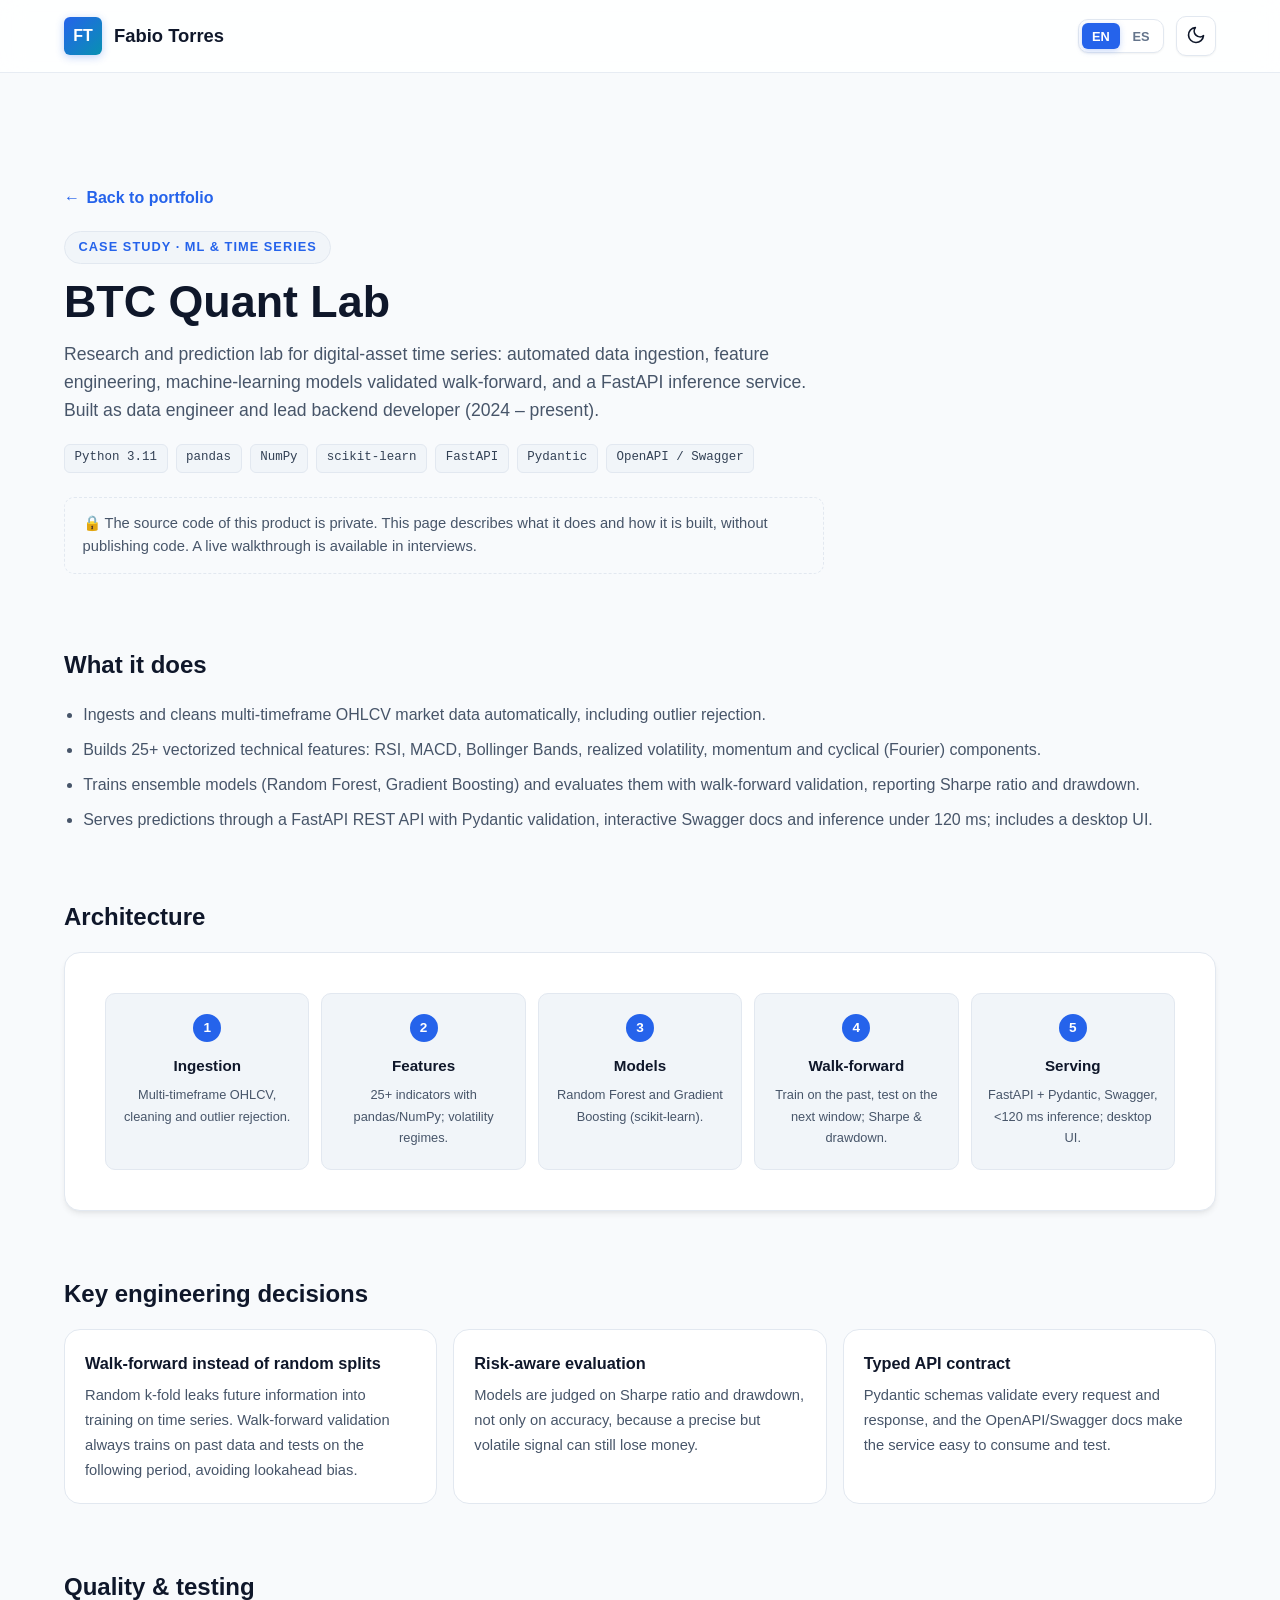
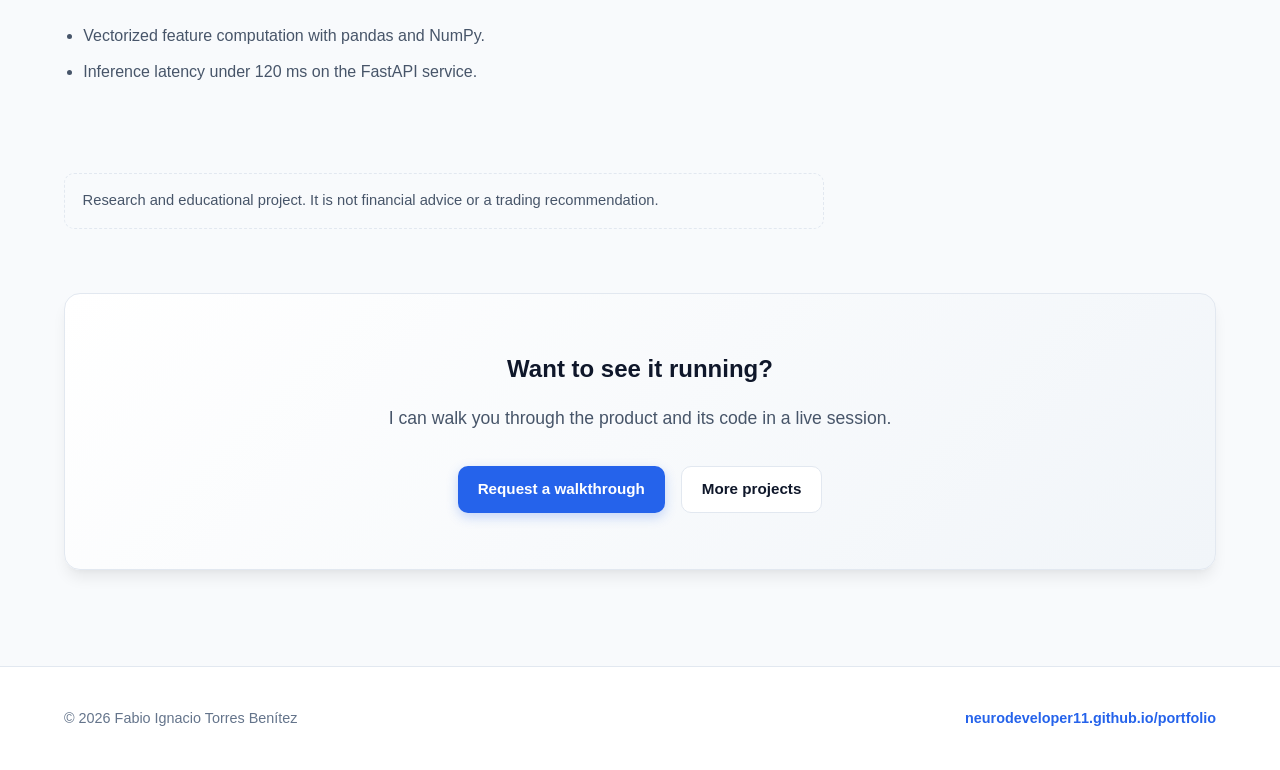
<file: casos/btc-quant-lab.html>
<!DOCTYPE html>
<html lang="en" data-title-en="BTC Quant Lab · Case study | Fabio Torres" data-title-es="BTC Quant Lab · Caso de estudio | Fabio Torres">
<head>
  <meta charset="UTF-8">
  <meta name="viewport" content="width=device-width, initial-scale=1.0">
  <title>BTC Quant Lab · Case study | Fabio Torres</title>
  <meta name="description" content="Caso de estudio de BTC Quant Lab: laboratorio de series de tiempo de criptoactivos con pandas, scikit-learn, validación walk-forward y API FastAPI con inferencia &lt;120 ms.">
  <meta name="author" content="Fabio Ignacio Torres Benítez">
  <link rel="canonical" href="https://neurodeveloper11.github.io/portfolio/casos/btc-quant-lab.html">
  <meta property="og:type" content="article">
  <meta property="og:title" content="BTC Quant Lab · Case study | Fabio Torres">
  <meta property="og:description" content="Caso de estudio de BTC Quant Lab: laboratorio de series de tiempo de criptoactivos con pandas, scikit-learn, validación walk-forward y API FastAPI con inferencia &lt;120 ms.">
  <meta property="og:image" content="https://neurodeveloper11.github.io/portfolio/assets/og-preview.png">
  <link rel="icon" type="image/svg+xml" href="../assets/favicon.svg">
  <link rel="stylesheet" href="../css/styles.css">
</head>
<body>

  <header class="navbar">
    <div class="container nav-container">
      <a href="../index.html" class="nav-brand">
        <div class="brand-icon">FT</div>
        <span>Fabio Torres</span>
      </a>
      <div class="nav-actions">
        <div class="lang-switch-group">
          <button class="lang-pill active" data-lang="en">EN</button>
          <button class="lang-pill" data-lang="es">ES</button>
        </div>
        <button id="themeToggle" class="control-btn" title="Theme">
          <span id="themeIcon"></span>
        </button>
      </div>
    </div>
  </header>

  <main>
    <section class="case-hero">
      <div class="container">
        <a href="../index.html#projects" class="case-back">&larr; <span data-i18n-en="Back to portfolio" data-i18n-es="Volver al portafolio">Back to portfolio</span></a>
        <span class="section-badge" data-i18n-en="Case study · ML &amp; time series" data-i18n-es="Caso de estudio · ML y series de tiempo">Case study · ML &amp; time series</span>
        <h1>BTC Quant Lab</h1>
        <p class="case-lead" data-i18n-en="Research and prediction lab for digital-asset time series: automated data ingestion, feature engineering, machine-learning models validated walk-forward, and a FastAPI inference service. Built as data engineer and lead backend developer (2024 – present)." data-i18n-es="Laboratorio de investigación y predicción de series de tiempo de criptoactivos: ingesta automatizada de datos, ingeniería de variables, modelos de machine learning validados con walk-forward y un servicio de inferencia en FastAPI. Construido como ingeniero de datos y desarrollador backend principal (2024 – presente).">Research and prediction lab for digital-asset time series: automated data ingestion, feature engineering, machine-learning models validated walk-forward, and a FastAPI inference service. Built as data engineer and lead backend developer (2024 – present).</p>
        <div class="case-meta tech-tags">
          <span class="tech-tag">Python 3.11</span>
          <span class="tech-tag">pandas</span>
          <span class="tech-tag">NumPy</span>
          <span class="tech-tag">scikit-learn</span>
          <span class="tech-tag">FastAPI</span>
          <span class="tech-tag">Pydantic</span>
          <span class="tech-tag">OpenAPI / Swagger</span>
        </div>
        <p class="case-notice" data-i18n-en="🔒 The source code of this product is private. This page describes what it does and how it is built, without publishing code. A live walkthrough is available in interviews." data-i18n-es="🔒 El código fuente de este producto es privado. Esta página describe qué hace y cómo está construido, sin publicar código. Hay un recorrido en vivo disponible en entrevistas.">🔒 The source code of this product is private. This page describes what it does and how it is built, without publishing code. A live walkthrough is available in interviews.</p>
      </div>
    </section>

    <section class="case-section">
      <div class="container">
        <h2 data-i18n-en="What it does" data-i18n-es="Qué hace">What it does</h2>
        <ul>
            <li data-i18n-en="Ingests and cleans multi-timeframe OHLCV market data automatically, including outlier rejection." data-i18n-es="Ingiere y limpia automáticamente datos de mercado OHLCV en varias temporalidades, con rechazo de valores atípicos.">Ingests and cleans multi-timeframe OHLCV market data automatically, including outlier rejection.</li>
            <li data-i18n-en="Builds 25+ vectorized technical features: RSI, MACD, Bollinger Bands, realized volatility, momentum and cyclical (Fourier) components." data-i18n-es="Genera más de 25 variables técnicas vectorizadas: RSI, MACD, Bandas de Bollinger, volatilidad realizada, momentum y componentes cíclicos (Fourier).">Builds 25+ vectorized technical features: RSI, MACD, Bollinger Bands, realized volatility, momentum and cyclical (Fourier) components.</li>
            <li data-i18n-en="Trains ensemble models (Random Forest, Gradient Boosting) and evaluates them with walk-forward validation, reporting Sharpe ratio and drawdown." data-i18n-es="Entrena modelos de ensamble (Random Forest, Gradient Boosting) y los evalúa con validación walk-forward, reportando Sharpe y drawdown.">Trains ensemble models (Random Forest, Gradient Boosting) and evaluates them with walk-forward validation, reporting Sharpe ratio and drawdown.</li>
            <li data-i18n-en="Serves predictions through a FastAPI REST API with Pydantic validation, interactive Swagger docs and inference under 120 ms; includes a desktop UI." data-i18n-es="Sirve predicciones mediante una API REST en FastAPI con validación Pydantic, documentación Swagger interactiva e inferencia por debajo de 120 ms; incluye una interfaz de escritorio.">Serves predictions through a FastAPI REST API with Pydantic validation, interactive Swagger docs and inference under 120 ms; includes a desktop UI.</li>
        </ul>
      </div>
    </section>

    <section class="case-section">
      <div class="container">
        <h2 data-i18n-en="Architecture" data-i18n-es="Arquitectura">Architecture</h2>
        <div class="arch-container">
          <div class="case-flow">
          <div class="flow-node">
            <div class="flow-number">1</div>
            <h4 data-i18n-en="Ingestion" data-i18n-es="Ingesta">Ingestion</h4>
            <p data-i18n-en="Multi-timeframe OHLCV, cleaning and outlier rejection." data-i18n-es="OHLCV multi-temporalidad, limpieza y rechazo de atípicos.">Multi-timeframe OHLCV, cleaning and outlier rejection.</p>
          </div>
          <div class="flow-node">
            <div class="flow-number">2</div>
            <h4 data-i18n-en="Features" data-i18n-es="Variables">Features</h4>
            <p data-i18n-en="25+ indicators with pandas/NumPy; volatility regimes." data-i18n-es="25+ indicadores con pandas/NumPy; regímenes de volatilidad.">25+ indicators with pandas/NumPy; volatility regimes.</p>
          </div>
          <div class="flow-node">
            <div class="flow-number">3</div>
            <h4 data-i18n-en="Models" data-i18n-es="Modelos">Models</h4>
            <p data-i18n-en="Random Forest and Gradient Boosting (scikit-learn)." data-i18n-es="Random Forest y Gradient Boosting (scikit-learn).">Random Forest and Gradient Boosting (scikit-learn).</p>
          </div>
          <div class="flow-node">
            <div class="flow-number">4</div>
            <h4 data-i18n-en="Walk-forward" data-i18n-es="Walk-forward">Walk-forward</h4>
            <p data-i18n-en="Train on the past, test on the next window; Sharpe &amp; drawdown." data-i18n-es="Entrena con el pasado, prueba en la ventana siguiente; Sharpe y drawdown.">Train on the past, test on the next window; Sharpe &amp; drawdown.</p>
          </div>
          <div class="flow-node">
            <div class="flow-number">5</div>
            <h4 data-i18n-en="Serving" data-i18n-es="Servicio">Serving</h4>
            <p data-i18n-en="FastAPI + Pydantic, Swagger, &lt;120 ms inference; desktop UI." data-i18n-es="FastAPI + Pydantic, Swagger, inferencia &lt;120 ms; UI de escritorio.">FastAPI + Pydantic, Swagger, &lt;120 ms inference; desktop UI.</p>
          </div>
          </div>
        </div>
      </div>
    </section>

    <section class="case-section">
      <div class="container">
        <h2 data-i18n-en="Key engineering decisions" data-i18n-es="Decisiones técnicas clave">Key engineering decisions</h2>
        <div class="case-grid">
          <div class="case-card">
            <h3 data-i18n-en="Walk-forward instead of random splits" data-i18n-es="Walk-forward en lugar de particiones aleatorias">Walk-forward instead of random splits</h3>
            <p data-i18n-en="Random k-fold leaks future information into training on time series. Walk-forward validation always trains on past data and tests on the following period, avoiding lookahead bias." data-i18n-es="En series de tiempo, el k-fold aleatorio filtra información del futuro al entrenamiento. La validación walk-forward siempre entrena con datos pasados y evalúa en el período siguiente, evitando el sesgo de anticipación.">Random k-fold leaks future information into training on time series. Walk-forward validation always trains on past data and tests on the following period, avoiding lookahead bias.</p>
          </div>
          <div class="case-card">
            <h3 data-i18n-en="Risk-aware evaluation" data-i18n-es="Evaluación con foco en el riesgo">Risk-aware evaluation</h3>
            <p data-i18n-en="Models are judged on Sharpe ratio and drawdown, not only on accuracy, because a precise but volatile signal can still lose money." data-i18n-es="Los modelos se evalúan por Sharpe y drawdown, no solo por precisión, porque una señal precisa pero volátil igual puede perder dinero.">Models are judged on Sharpe ratio and drawdown, not only on accuracy, because a precise but volatile signal can still lose money.</p>
          </div>
          <div class="case-card">
            <h3 data-i18n-en="Typed API contract" data-i18n-es="Contrato de API tipado">Typed API contract</h3>
            <p data-i18n-en="Pydantic schemas validate every request and response, and the OpenAPI/Swagger docs make the service easy to consume and test." data-i18n-es="Los esquemas Pydantic validan cada solicitud y respuesta, y la documentación OpenAPI/Swagger facilita consumir y probar el servicio.">Pydantic schemas validate every request and response, and the OpenAPI/Swagger docs make the service easy to consume and test.</p>
          </div>
        </div>
      </div>
    </section>

    <section class="case-section">
      <div class="container">
        <h2 data-i18n-en="Quality &amp; testing" data-i18n-es="Calidad y pruebas">Quality &amp; testing</h2>
        <ul>
            <li data-i18n-en="Vectorized feature computation with pandas and NumPy." data-i18n-es="Cálculo vectorizado de variables con pandas y NumPy.">Vectorized feature computation with pandas and NumPy.</li>
            <li data-i18n-en="Inference latency under 120 ms on the FastAPI service." data-i18n-es="Latencia de inferencia inferior a 120 ms en el servicio FastAPI.">Inference latency under 120 ms on the FastAPI service.</li>
        </ul>
      </div>
    </section>

    <!--
      SCREENSHOTS & VIDEO (pending)
      1) Put screenshots in assets/casos/btc-quant-lab/ (e.g. 01.png, 02.png, 03.png). Hide personal data first.
      2) Uncomment the block below and adjust file names / alt texts.
      3) For the demo video, upload it to YouTube (unlisted is fine) or Loom and paste the embed URL.

    <section class="case-section">
      <div class="container">
        <h2 data-i18n-en="Screenshots" data-i18n-es="Capturas">Screenshots</h2>
        <div class="case-gallery">
          <img src="../assets/casos/btc-quant-lab/01.png" alt="BTC Quant Lab – screen 1" loading="lazy">
          <img src="../assets/casos/btc-quant-lab/02.png" alt="BTC Quant Lab – screen 2" loading="lazy">
          <img src="../assets/casos/btc-quant-lab/03.png" alt="BTC Quant Lab – screen 3" loading="lazy">
        </div>
      </div>
    </section>

    <section class="case-section">
      <div class="container">
        <h2 data-i18n-en="Demo video" data-i18n-es="Video demo">Demo video</h2>
        <div class="case-video">
          <iframe src="https://www.youtube-nocookie.com/embed/VIDEO_ID" title="BTC Quant Lab demo" allowfullscreen loading="lazy"></iframe>
        </div>
      </div>
    </section>
    -->

    <section class="case-section">
      <div class="container">
        <p class="case-notice" data-i18n-en="Research and educational project. It is not financial advice or a trading recommendation." data-i18n-es="Proyecto de investigación y educativo. No constituye asesoría financiera ni recomendación de inversión.">Research and educational project. It is not financial advice or a trading recommendation.</p>
      </div>
    </section>

    <section class="case-section">
      <div class="container">
        <div class="cta-section">
          <h2 data-i18n-en="Want to see it running?" data-i18n-es="¿Quieres verlo funcionando?">Want to see it running?</h2>
          <p data-i18n-en="I can walk you through the product and its code in a live session." data-i18n-es="Puedo mostrarte el producto y su código en una sesión en vivo.">I can walk you through the product and its code in a live session.</p>
          <div class="cta-buttons">
            <a href="mailto:psicologofabiotorres@gmail.com" class="btn-primary"><span data-i18n-en="Request a walkthrough" data-i18n-es="Solicitar un recorrido">Request a walkthrough</span></a>
            <a href="../index.html#projects" class="btn-secondary"><span data-i18n-en="More projects" data-i18n-es="Más proyectos">More projects</span></a>
          </div>
        </div>
      </div>
    </section>
  </main>

  <footer class="footer">
    <div class="container footer-container">
      <div><p>&copy; 2026 Fabio Ignacio Torres Benítez</p></div>
      <div><a href="../index.html" style="color: var(--accent-primary); font-weight: 600;">neurodeveloper11.github.io/portfolio</a></div>
    </div>
  </footer>

  <script src="../js/main.js"></script>
</body>
</html>
</file>
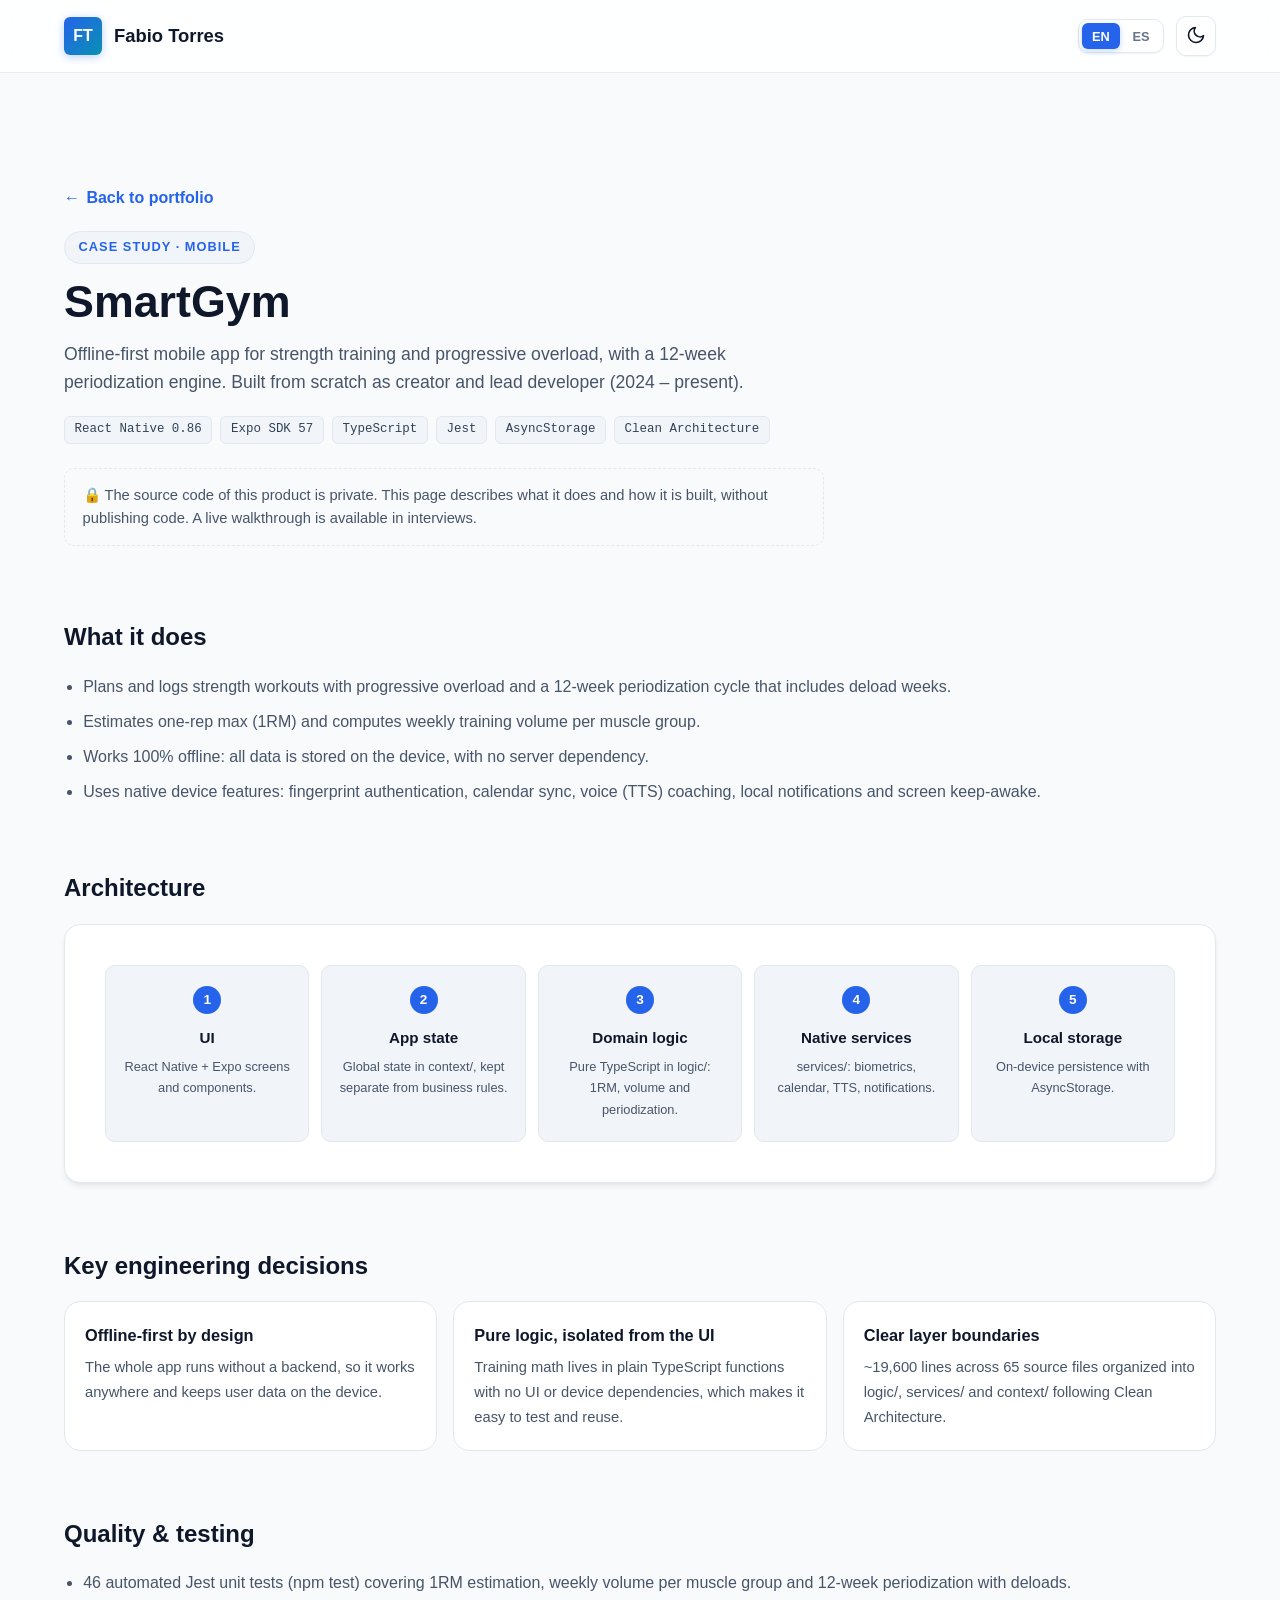
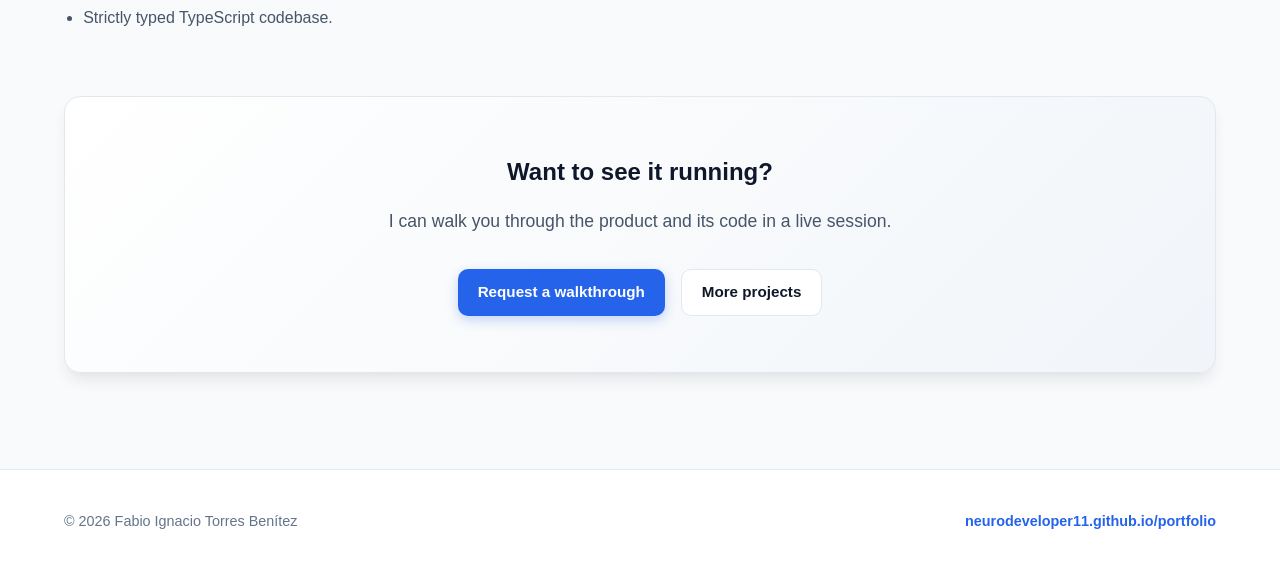
<file: casos/smartgym.html>
<!DOCTYPE html>
<html lang="en" data-title-en="SmartGym · Case study | Fabio Torres" data-title-es="SmartGym · Caso de estudio | Fabio Torres">
<head>
  <meta charset="UTF-8">
  <meta name="viewport" content="width=device-width, initial-scale=1.0">
  <title>SmartGym · Case study | Fabio Torres</title>
  <meta name="description" content="Caso de estudio de SmartGym: app móvil offline-first de entrenamiento de fuerza con React Native, Expo y TypeScript, ~19,600 líneas y 46 pruebas en Jest.">
  <meta name="author" content="Fabio Ignacio Torres Benítez">
  <link rel="canonical" href="https://neurodeveloper11.github.io/portfolio/casos/smartgym.html">
  <meta property="og:type" content="article">
  <meta property="og:title" content="SmartGym · Case study | Fabio Torres">
  <meta property="og:description" content="Caso de estudio de SmartGym: app móvil offline-first de entrenamiento de fuerza con React Native, Expo y TypeScript, ~19,600 líneas y 46 pruebas en Jest.">
  <meta property="og:image" content="https://neurodeveloper11.github.io/portfolio/assets/og-preview.png">
  <link rel="icon" type="image/svg+xml" href="../assets/favicon.svg">
  <link rel="stylesheet" href="../css/styles.css">
</head>
<body>

  <header class="navbar">
    <div class="container nav-container">
      <a href="../index.html" class="nav-brand">
        <div class="brand-icon">FT</div>
        <span>Fabio Torres</span>
      </a>
      <div class="nav-actions">
        <div class="lang-switch-group">
          <button class="lang-pill active" data-lang="en">EN</button>
          <button class="lang-pill" data-lang="es">ES</button>
        </div>
        <button id="themeToggle" class="control-btn" title="Theme">
          <span id="themeIcon"></span>
        </button>
      </div>
    </div>
  </header>

  <main>
    <section class="case-hero">
      <div class="container">
        <a href="../index.html#projects" class="case-back">&larr; <span data-i18n-en="Back to portfolio" data-i18n-es="Volver al portafolio">Back to portfolio</span></a>
        <span class="section-badge" data-i18n-en="Case study · Mobile" data-i18n-es="Caso de estudio · Móvil">Case study · Mobile</span>
        <h1>SmartGym</h1>
        <p class="case-lead" data-i18n-en="Offline-first mobile app for strength training and progressive overload, with a 12-week periodization engine. Built from scratch as creator and lead developer (2024 – present)." data-i18n-es="App móvil offline-first de entrenamiento de fuerza y sobrecarga progresiva, con un motor de periodización de 12 semanas. Creada desde cero como autor y desarrollador principal (2024 – presente).">Offline-first mobile app for strength training and progressive overload, with a 12-week periodization engine. Built from scratch as creator and lead developer (2024 – present).</p>
        <div class="case-meta tech-tags">
          <span class="tech-tag">React Native 0.86</span>
          <span class="tech-tag">Expo SDK 57</span>
          <span class="tech-tag">TypeScript</span>
          <span class="tech-tag">Jest</span>
          <span class="tech-tag">AsyncStorage</span>
          <span class="tech-tag">Clean Architecture</span>
        </div>
        <p class="case-notice" data-i18n-en="🔒 The source code of this product is private. This page describes what it does and how it is built, without publishing code. A live walkthrough is available in interviews." data-i18n-es="🔒 El código fuente de este producto es privado. Esta página describe qué hace y cómo está construido, sin publicar código. Hay un recorrido en vivo disponible en entrevistas.">🔒 The source code of this product is private. This page describes what it does and how it is built, without publishing code. A live walkthrough is available in interviews.</p>
      </div>
    </section>

    <section class="case-section">
      <div class="container">
        <h2 data-i18n-en="What it does" data-i18n-es="Qué hace">What it does</h2>
        <ul>
            <li data-i18n-en="Plans and logs strength workouts with progressive overload and a 12-week periodization cycle that includes deload weeks." data-i18n-es="Planifica y registra entrenamientos de fuerza con sobrecarga progresiva y un ciclo de periodización de 12 semanas con semanas de descarga.">Plans and logs strength workouts with progressive overload and a 12-week periodization cycle that includes deload weeks.</li>
            <li data-i18n-en="Estimates one-rep max (1RM) and computes weekly training volume per muscle group." data-i18n-es="Estima la repetición máxima (1RM) y calcula el volumen semanal de entrenamiento por grupo muscular.">Estimates one-rep max (1RM) and computes weekly training volume per muscle group.</li>
            <li data-i18n-en="Works 100% offline: all data is stored on the device, with no server dependency." data-i18n-es="Funciona 100 % sin conexión: todos los datos se guardan en el dispositivo, sin depender de un servidor.">Works 100% offline: all data is stored on the device, with no server dependency.</li>
            <li data-i18n-en="Uses native device features: fingerprint authentication, calendar sync, voice (TTS) coaching, local notifications and screen keep-awake." data-i18n-es="Usa funciones nativas del dispositivo: autenticación por huella, sincronización con el calendario, guía por voz (TTS), notificaciones locales y pantalla siempre encendida.">Uses native device features: fingerprint authentication, calendar sync, voice (TTS) coaching, local notifications and screen keep-awake.</li>
        </ul>
      </div>
    </section>

    <section class="case-section">
      <div class="container">
        <h2 data-i18n-en="Architecture" data-i18n-es="Arquitectura">Architecture</h2>
        <div class="arch-container">
          <div class="case-flow">
          <div class="flow-node">
            <div class="flow-number">1</div>
            <h4 data-i18n-en="UI" data-i18n-es="Interfaz">UI</h4>
            <p data-i18n-en="React Native + Expo screens and components." data-i18n-es="Pantallas y componentes en React Native + Expo.">React Native + Expo screens and components.</p>
          </div>
          <div class="flow-node">
            <div class="flow-number">2</div>
            <h4 data-i18n-en="App state" data-i18n-es="Estado">App state</h4>
            <p data-i18n-en="Global state in context/, kept separate from business rules." data-i18n-es="Estado global en context/, separado de las reglas de negocio.">Global state in context/, kept separate from business rules.</p>
          </div>
          <div class="flow-node">
            <div class="flow-number">3</div>
            <h4 data-i18n-en="Domain logic" data-i18n-es="Lógica de dominio">Domain logic</h4>
            <p data-i18n-en="Pure TypeScript in logic/: 1RM, volume and periodization." data-i18n-es="TypeScript puro en logic/: 1RM, volumen y periodización.">Pure TypeScript in logic/: 1RM, volume and periodization.</p>
          </div>
          <div class="flow-node">
            <div class="flow-number">4</div>
            <h4 data-i18n-en="Native services" data-i18n-es="Servicios nativos">Native services</h4>
            <p data-i18n-en="services/: biometrics, calendar, TTS, notifications." data-i18n-es="services/: biometría, calendario, TTS, notificaciones.">services/: biometrics, calendar, TTS, notifications.</p>
          </div>
          <div class="flow-node">
            <div class="flow-number">5</div>
            <h4 data-i18n-en="Local storage" data-i18n-es="Almacenamiento local">Local storage</h4>
            <p data-i18n-en="On-device persistence with AsyncStorage." data-i18n-es="Persistencia en el dispositivo con AsyncStorage.">On-device persistence with AsyncStorage.</p>
          </div>
          </div>
        </div>
      </div>
    </section>

    <section class="case-section">
      <div class="container">
        <h2 data-i18n-en="Key engineering decisions" data-i18n-es="Decisiones técnicas clave">Key engineering decisions</h2>
        <div class="case-grid">
          <div class="case-card">
            <h3 data-i18n-en="Offline-first by design" data-i18n-es="Offline-first desde el diseño">Offline-first by design</h3>
            <p data-i18n-en="The whole app runs without a backend, so it works anywhere and keeps user data on the device." data-i18n-es="Toda la app funciona sin backend, así sirve en cualquier lugar y los datos del usuario se quedan en el dispositivo.">The whole app runs without a backend, so it works anywhere and keeps user data on the device.</p>
          </div>
          <div class="case-card">
            <h3 data-i18n-en="Pure logic, isolated from the UI" data-i18n-es="Lógica pura, aislada de la interfaz">Pure logic, isolated from the UI</h3>
            <p data-i18n-en="Training math lives in plain TypeScript functions with no UI or device dependencies, which makes it easy to test and reuse." data-i18n-es="Los cálculos de entrenamiento viven en funciones TypeScript puras, sin dependencias de interfaz ni del dispositivo, lo que facilita probarlas y reutilizarlas.">Training math lives in plain TypeScript functions with no UI or device dependencies, which makes it easy to test and reuse.</p>
          </div>
          <div class="case-card">
            <h3 data-i18n-en="Clear layer boundaries" data-i18n-es="Capas con límites claros">Clear layer boundaries</h3>
            <p data-i18n-en="~19,600 lines across 65 source files organized into logic/, services/ and context/ following Clean Architecture." data-i18n-es="~19,600 líneas en 65 archivos fuente organizados en logic/, services/ y context/ siguiendo Clean Architecture.">~19,600 lines across 65 source files organized into logic/, services/ and context/ following Clean Architecture.</p>
          </div>
        </div>
      </div>
    </section>

    <section class="case-section">
      <div class="container">
        <h2 data-i18n-en="Quality &amp; testing" data-i18n-es="Calidad y pruebas">Quality &amp; testing</h2>
        <ul>
            <li data-i18n-en="46 automated Jest unit tests (npm test) covering 1RM estimation, weekly volume per muscle group and 12-week periodization with deloads." data-i18n-es="46 pruebas unitarias automatizadas con Jest (npm test) que cubren la estimación de 1RM, el volumen semanal por grupo muscular y la periodización de 12 semanas con descargas.">46 automated Jest unit tests (npm test) covering 1RM estimation, weekly volume per muscle group and 12-week periodization with deloads.</li>
            <li data-i18n-en="Strictly typed TypeScript codebase." data-i18n-es="Código en TypeScript con tipado estricto.">Strictly typed TypeScript codebase.</li>
        </ul>
      </div>
    </section>

    <!--
      SCREENSHOTS & VIDEO (pending)
      1) Put screenshots in assets/casos/smartgym/ (e.g. 01.png, 02.png, 03.png). Hide personal data first.
      2) Uncomment the block below and adjust file names / alt texts.
      3) For the demo video, upload it to YouTube (unlisted is fine) or Loom and paste the embed URL.

    <section class="case-section">
      <div class="container">
        <h2 data-i18n-en="Screenshots" data-i18n-es="Capturas">Screenshots</h2>
        <div class="case-gallery">
          <img src="../assets/casos/smartgym/01.png" alt="SmartGym – screen 1" loading="lazy">
          <img src="../assets/casos/smartgym/02.png" alt="SmartGym – screen 2" loading="lazy">
          <img src="../assets/casos/smartgym/03.png" alt="SmartGym – screen 3" loading="lazy">
        </div>
      </div>
    </section>

    <section class="case-section">
      <div class="container">
        <h2 data-i18n-en="Demo video" data-i18n-es="Video demo">Demo video</h2>
        <div class="case-video">
          <iframe src="https://www.youtube-nocookie.com/embed/VIDEO_ID" title="SmartGym demo" allowfullscreen loading="lazy"></iframe>
        </div>
      </div>
    </section>
    -->

    <section class="case-section">
      <div class="container">
        <div class="cta-section">
          <h2 data-i18n-en="Want to see it running?" data-i18n-es="¿Quieres verlo funcionando?">Want to see it running?</h2>
          <p data-i18n-en="I can walk you through the product and its code in a live session." data-i18n-es="Puedo mostrarte el producto y su código en una sesión en vivo.">I can walk you through the product and its code in a live session.</p>
          <div class="cta-buttons">
            <a href="mailto:psicologofabiotorres@gmail.com" class="btn-primary"><span data-i18n-en="Request a walkthrough" data-i18n-es="Solicitar un recorrido">Request a walkthrough</span></a>
            <a href="../index.html#projects" class="btn-secondary"><span data-i18n-en="More projects" data-i18n-es="Más proyectos">More projects</span></a>
          </div>
        </div>
      </div>
    </section>
  </main>

  <footer class="footer">
    <div class="container footer-container">
      <div><p>&copy; 2026 Fabio Ignacio Torres Benítez</p></div>
      <div><a href="../index.html" style="color: var(--accent-primary); font-weight: 600;">neurodeveloper11.github.io/portfolio</a></div>
    </div>
  </footer>

  <script src="../js/main.js"></script>
</body>
</html>
</file>
<file: css/styles.css>
/* ==========================================================================
   FABIO IGNACIO TORRES BENÍTEZ — PORTFOLIO DESIGN SYSTEM
   Theme: Blanco Grisáceo (Default) & Sleek Tech Dark Mode
   Author: Torres Career Operations (Showcase UI/UX Architect)
   ========================================================================== */

:root {
  /* Color Palette — Blanco Grisáceo (Default) */
  --bg-primary: #f8fafc;
  --bg-secondary: #f1f5f9;
  --bg-tertiary: #e2e8f0;
  --surface: #ffffff;
  --surface-hover: #f8fafc;
  --surface-border: #e2e8f0;
  --surface-border-hover: #cbd5e1;
  
  --text-primary: #0f172a;
  --text-secondary: #475569;
  --text-muted: #64748b;
  --text-inverse: #ffffff;
  
  /* Brand & Accent Colors */
  --accent-primary: #2563eb;       /* Royal Blue */
  --accent-primary-hover: #1d4ed8;
  --accent-light: #eff6ff;
  --accent-secondary: #0891b2;     /* Cyan */
  --accent-emerald: #059669;       /* Production Success */
  --accent-amber: #d97706;         /* Warning / In-Progress */
  --accent-purple: #7c3aed;        /* AI / Cognition */
  
  /* Badges & Pills */
  --badge-bg: #f1f5f9;
  --badge-text: #334155;
  --badge-border: #e2e8f0;
  
  /* Shadows & Depth */
  --shadow-sm: 0 1px 2px 0 rgba(0, 0, 0, 0.05);
  --shadow-md: 0 4px 6px -1px rgba(0, 0, 0, 0.07), 0 2px 4px -2px rgba(0, 0, 0, 0.05);
  --shadow-lg: 0 10px 15px -3px rgba(0, 0, 0, 0.08), 0 4px 6px -4px rgba(0, 0, 0, 0.04);
  --shadow-xl: 0 20px 25px -5px rgba(0, 0, 0, 0.08), 0 8px 10px -6px rgba(0, 0, 0, 0.04);
  
  /* Glassmorphism */
  --glass-bg: rgba(255, 255, 255, 0.85);
  --glass-border: rgba(226, 232, 240, 0.8);
  
  /* Transitions */
  --transition-base: all 0.25s cubic-bezier(0.16, 1, 0.3, 1);
  --radius-sm: 6px;
  --radius-md: 10px;
  --radius-lg: 16px;
  --radius-full: 9999px;
  
  /* Layout */
  --max-width: 1200px;
}

/* Dark Mode Theme Variables */
[data-theme="dark"] {
  --bg-primary: #0b0f19;
  --bg-secondary: #111827;
  --bg-tertiary: #1f2937;
  --surface: #161f30;
  --surface-hover: #1c273c;
  --surface-border: #26334a;
  --surface-border-hover: #3b82f6;
  
  --text-primary: #f8fafc;
  --text-secondary: #94a3b8;
  --text-muted: #64748b;
  --text-inverse: #0f172a;
  
  --accent-primary: #3b82f6;
  --accent-primary-hover: #60a5fa;
  --accent-light: rgba(59, 130, 246, 0.15);
  --accent-secondary: #06b6d4;
  --accent-emerald: #10b981;
  --accent-amber: #f59e0b;
  --accent-purple: #a855f7;
  
  --badge-bg: #1e293b;
  --badge-text: #cbd5e1;
  --badge-border: #334155;
  
  --shadow-sm: 0 1px 2px 0 rgba(0, 0, 0, 0.3);
  --shadow-md: 0 4px 6px -1px rgba(0, 0, 0, 0.4);
  --shadow-lg: 0 10px 15px -3px rgba(0, 0, 0, 0.5);
  --shadow-xl: 0 20px 25px -5px rgba(0, 0, 0, 0.6);
  
  --glass-bg: rgba(11, 15, 25, 0.88);
  --glass-border: rgba(38, 51, 74, 0.8);
}

/* Reset & Global Elements */
* {
  margin: 0;
  padding: 0;
  box-sizing: border-box;
}

html {
  scroll-behavior: smooth;
  font-family: -apple-system, BlinkMacSystemFont, "Segoe UI", Roboto, "Helvetica Neue", Arial, sans-serif;
  color: var(--text-primary);
  background-color: var(--bg-primary);
  transition: background-color 0.3s ease, color 0.3s ease;
}

body {
  line-height: 1.6;
  background-color: var(--bg-primary);
  color: var(--text-primary);
  overflow-x: hidden;
  -webkit-font-smoothing: antialiased;
}

a {
  color: var(--accent-primary);
  text-decoration: none;
  transition: var(--transition-base);
}

a:hover {
  color: var(--accent-primary-hover);
}

.container {
  max-width: var(--max-width);
  margin: 0 auto;
  padding: 0 1.5rem;
}

/* Navbar */
.navbar {
  position: sticky;
  top: 0;
  z-index: 100;
  background: var(--glass-bg);
  backdrop-filter: blur(12px);
  -webkit-backdrop-filter: blur(12px);
  border-bottom: 1px solid var(--glass-border);
  transition: var(--transition-base);
}

.nav-container {
  display: flex;
  justify-content: space-between;
  align-items: center;
  height: 72px;
}

.nav-brand {
  display: flex;
  align-items: center;
  gap: 0.75rem;
  font-weight: 700;
  font-size: 1.15rem;
  color: var(--text-primary);
}

.brand-icon {
  width: 38px;
  height: 38px;
  border-radius: var(--radius-sm);
  display: flex;
  align-items: center;
  justify-content: center;
  background: linear-gradient(135deg, var(--accent-primary), var(--accent-secondary));
  color: #ffffff;
  font-weight: 800;
  font-size: 1rem;
  box-shadow: 0 2px 8px rgba(37, 99, 235, 0.3);
}

.nav-links {
  display: flex;
  align-items: center;
  gap: 1.5rem;
  list-style: none;
}

.nav-links a {
  color: var(--text-secondary);
  font-weight: 500;
  font-size: 0.95rem;
}

.nav-links a:hover,
.nav-links a.active {
  color: var(--accent-primary);
}

.nav-actions {
  display: flex;
  align-items: center;
  gap: 0.75rem;
}

/* Interactive Controls: Theme & Lang Toggle */
.control-btn {
  background: var(--surface);
  border: 1px solid var(--surface-border);
  color: var(--text-primary);
  width: 40px;
  height: 40px;
  border-radius: var(--radius-md);
  display: flex;
  align-items: center;
  justify-content: center;
  cursor: pointer;
  transition: var(--transition-base);
  box-shadow: var(--shadow-sm);
}

.control-btn:hover {
  background: var(--surface-hover);
  border-color: var(--accent-primary);
  color: var(--accent-primary);
}

.lang-btn {
  font-weight: 700;
  font-size: 0.85rem;
}

.btn-primary {
  display: inline-flex;
  align-items: center;
  gap: 0.5rem;
  background: var(--accent-primary);
  color: #ffffff !important;
  padding: 0.65rem 1.25rem;
  border-radius: var(--radius-md);
  font-weight: 600;
  font-size: 0.95rem;
  border: none;
  cursor: pointer;
  transition: var(--transition-base);
  box-shadow: 0 4px 12px rgba(37, 99, 235, 0.25);
}

.btn-primary:hover {
  background: var(--accent-primary-hover);
  transform: translateY(-1px);
  box-shadow: 0 6px 16px rgba(37, 99, 235, 0.35);
}

.btn-secondary {
  display: inline-flex;
  align-items: center;
  gap: 0.5rem;
  background: var(--surface);
  color: var(--text-primary);
  padding: 0.65rem 1.25rem;
  border-radius: var(--radius-md);
  font-weight: 600;
  font-size: 0.95rem;
  border: 1px solid var(--surface-border);
  cursor: pointer;
  transition: var(--transition-base);
}

.btn-secondary:hover {
  background: var(--surface-hover);
  border-color: var(--accent-primary);
  color: var(--accent-primary);
  transform: translateY(-1px);
}

/* Hero Section */
.hero {
  padding: 4rem 0 3rem;
  position: relative;
}

.hero-grid {
  display: grid;
  grid-template-columns: 1fr 340px;
  gap: 3rem;
  align-items: center;
}

.status-badge {
  display: inline-flex;
  align-items: center;
  gap: 0.5rem;
  background: var(--accent-light);
  color: var(--accent-primary);
  padding: 0.35rem 0.85rem;
  border-radius: var(--radius-full);
  font-size: 0.85rem;
  font-weight: 600;
  margin-bottom: 1.25rem;
  border: 1px solid rgba(37, 99, 235, 0.2);
}

.status-dot {
  width: 8px;
  height: 8px;
  border-radius: 50%;
  background: var(--accent-emerald);
  box-shadow: 0 0 0 3px rgba(16, 185, 129, 0.2);
  animation: pulse-dot 2s infinite;
}

@keyframes pulse-dot {
  0% { transform: scale(0.95); box-shadow: 0 0 0 0 rgba(16, 185, 129, 0.5); }
  70% { transform: scale(1); box-shadow: 0 0 0 6px rgba(16, 185, 129, 0); }
  100% { transform: scale(0.95); box-shadow: 0 0 0 0 rgba(16, 185, 129, 0); }
}

.hero-title {
  font-size: 2.85rem;
  line-height: 1.15;
  font-weight: 800;
  letter-spacing: -0.02em;
  margin-bottom: 1rem;
}

.gradient-text {
  background: linear-gradient(135deg, var(--accent-primary) 0%, var(--accent-secondary) 100%);
  -webkit-background-clip: text;
  -webkit-text-fill-color: transparent;
}

.hero-subtitle {
  font-size: 1.2rem;
  color: var(--text-secondary);
  margin-bottom: 1.5rem;
  max-width: 650px;
}

.hero-narrative {
  background: var(--surface);
  border-left: 4px solid var(--accent-primary);
  padding: 1rem 1.25rem;
  border-radius: 0 var(--radius-md) var(--radius-md) 0;
  color: var(--text-secondary);
  font-size: 0.98rem;
  margin-bottom: 2rem;
  box-shadow: var(--shadow-sm);
  border: 1px solid var(--surface-border);
  border-left-width: 4px;
}

.hero-cta {
  display: flex;
  flex-wrap: wrap;
  gap: 1rem;
  margin-bottom: 2rem;
}

.hero-profile-card {
  background: var(--surface);
  border: 1px solid var(--surface-border);
  border-radius: var(--radius-lg);
  padding: 1.5rem;
  text-align: center;
  box-shadow: var(--shadow-lg);
  position: relative;
}

.profile-avatar-wrapper {
  width: 170px;
  height: 170px;
  margin: 0 auto 1.25rem;
  border-radius: 50%;
  padding: 5px;
  background: linear-gradient(135deg, var(--accent-primary), var(--accent-secondary));
  box-shadow: var(--shadow-md);
}

.profile-avatar {
  width: 100%;
  height: 100%;
  border-radius: 50%;
  object-fit: cover;
  background: var(--surface);
  display: block;
}

.profile-name {
  font-size: 1.3rem;
  font-weight: 700;
  margin-bottom: 0.25rem;
}

.profile-tag {
  color: var(--text-muted);
  font-size: 0.9rem;
  margin-bottom: 1rem;
}

.profile-links {
  display: flex;
  justify-content: center;
  gap: 0.75rem;
}

.profile-link-btn {
  width: 38px;
  height: 38px;
  border-radius: 50%;
  background: var(--bg-secondary);
  border: 1px solid var(--surface-border);
  display: flex;
  align-items: center;
  justify-content: center;
  color: var(--text-secondary);
  transition: var(--transition-base);
}

.profile-link-btn:hover {
  background: var(--accent-primary);
  color: #ffffff;
  border-color: var(--accent-primary);
  transform: translateY(-2px);
}

/* Metrics Bar (Google XYZ & High ROI) */
.metrics-section {
  padding: 2rem 0;
  background: var(--bg-secondary);
  border-top: 1px solid var(--surface-border);
  border-bottom: 1px solid var(--surface-border);
  margin-bottom: 4rem;
}

.metrics-grid {
  display: grid;
  grid-template-columns: repeat(4, 1fr);
  gap: 1.5rem;
}

.metric-card {
  background: var(--surface);
  border: 1px solid var(--surface-border);
  border-radius: var(--radius-md);
  padding: 1.5rem;
  text-align: center;
  box-shadow: var(--shadow-sm);
  transition: var(--transition-base);
}

.metric-card:hover {
  transform: translateY(-3px);
  border-color: var(--accent-primary);
  box-shadow: var(--shadow-md);
}

.metric-number {
  font-size: 2.25rem;
  font-weight: 800;
  color: var(--accent-primary);
  margin-bottom: 0.25rem;
  font-feature-settings: "tnum";
}

.metric-label {
  font-weight: 600;
  font-size: 0.95rem;
  color: var(--text-primary);
  margin-bottom: 0.25rem;
}

.metric-desc {
  font-size: 0.8rem;
  color: var(--text-muted);
}

/* Section Common */
.section {
  padding: 4rem 0;
}

.section-header {
  text-align: center;
  max-width: 750px;
  margin: 0 auto 3rem;
}

.section-badge {
  display: inline-block;
  background: var(--badge-bg);
  color: var(--accent-primary);
  font-weight: 700;
  font-size: 0.8rem;
  text-transform: uppercase;
  letter-spacing: 0.08em;
  padding: 0.35rem 0.85rem;
  border-radius: var(--radius-full);
  margin-bottom: 0.75rem;
  border: 1px solid var(--badge-border);
}

.section-title {
  font-size: 2.25rem;
  font-weight: 800;
  letter-spacing: -0.01em;
  margin-bottom: 0.75rem;
}

.section-subtitle {
  font-size: 1.05rem;
  color: var(--text-secondary);
}

/* Moat / Strategy Section ("Del Diván al Dato") */
.moat-container {
  background: var(--surface);
  border: 1px solid var(--surface-border);
  border-radius: var(--radius-lg);
  padding: 2.5rem;
  box-shadow: var(--shadow-md);
  margin-bottom: 4rem;
}

.moat-grid {
  display: grid;
  grid-template-columns: 1fr 1fr;
  gap: 2.5rem;
  align-items: center;
}

.moat-content h3 {
  font-size: 1.75rem;
  font-weight: 700;
  margin-bottom: 1rem;
}

.moat-content p {
  color: var(--text-secondary);
  font-size: 1rem;
  margin-bottom: 1.25rem;
}

.moat-list {
  list-style: none;
  display: flex;
  flex-direction: column;
  gap: 0.85rem;
}

.moat-list li {
  display: flex;
  align-items: flex-start;
  gap: 0.75rem;
  font-size: 0.95rem;
  color: var(--text-secondary);
}

.moat-bullet {
  width: 20px;
  height: 20px;
  border-radius: 50%;
  background: var(--accent-light);
  color: var(--accent-primary);
  display: flex;
  align-items: center;
  justify-content: center;
  font-weight: 700;
  font-size: 0.8rem;
  flex-shrink: 0;
  margin-top: 2px;
}

.moat-visual {
  background: var(--bg-secondary);
  border: 1px solid var(--surface-border);
  border-radius: var(--radius-md);
  padding: 1.5rem;
}

.pipeline-step {
  background: var(--surface);
  border: 1px solid var(--surface-border);
  border-radius: var(--radius-sm);
  padding: 0.85rem 1.25rem;
  margin-bottom: 0.75rem;
  display: flex;
  justify-content: space-between;
  align-items: center;
  box-shadow: var(--shadow-sm);
}

.pipeline-step:last-child {
  margin-bottom: 0;
}

.pipeline-title {
  font-weight: 600;
  font-size: 0.9rem;
  color: var(--text-primary);
}

.pipeline-tech {
  font-size: 0.8rem;
  color: var(--text-muted);
  font-family: monospace;
}

/* Projects Filters & Grid */
.filter-tabs {
  display: flex;
  justify-content: center;
  flex-wrap: wrap;
  gap: 0.5rem;
  margin-bottom: 2.5rem;
}

.tab-btn {
  background: var(--surface);
  border: 1px solid var(--surface-border);
  color: var(--text-secondary);
  padding: 0.5rem 1.25rem;
  border-radius: var(--radius-full);
  font-size: 0.9rem;
  font-weight: 600;
  cursor: pointer;
  transition: var(--transition-base);
}

.tab-btn:hover,
.tab-btn.active {
  background: var(--accent-primary);
  color: #ffffff;
  border-color: var(--accent-primary);
  box-shadow: 0 2px 8px rgba(37, 99, 235, 0.25);
}

.projects-grid {
  display: grid;
  grid-template-columns: repeat(auto-fill, minmax(350px, 1fr));
  gap: 2rem;
}

.project-card {
  background: var(--surface);
  border: 1px solid var(--surface-border);
  border-radius: var(--radius-lg);
  padding: 2rem;
  display: flex;
  flex-direction: column;
  box-shadow: var(--shadow-sm);
  transition: var(--transition-base);
  position: relative;
  overflow: hidden;
}

.project-card:hover {
  transform: translateY(-4px);
  border-color: var(--surface-border-hover);
  box-shadow: var(--shadow-xl);
}

.project-card.featured {
  border-top: 4px solid var(--accent-primary);
}

.project-badge-bar {
  display: flex;
  justify-content: space-between;
  align-items: center;
  margin-bottom: 1rem;
}

.type-badge {
  font-size: 0.75rem;
  font-weight: 700;
  text-transform: uppercase;
  letter-spacing: 0.05em;
  padding: 0.25rem 0.65rem;
  border-radius: var(--radius-full);
  background: var(--badge-bg);
  color: var(--badge-text);
  border: 1px solid var(--badge-border);
}

.live-badge {
  display: inline-flex;
  align-items: center;
  gap: 0.35rem;
  font-size: 0.75rem;
  font-weight: 600;
  color: var(--accent-emerald);
  background: rgba(16, 185, 129, 0.1);
  padding: 0.2rem 0.55rem;
  border-radius: var(--radius-full);
}

.live-indicator {
  width: 6px;
  height: 6px;
  border-radius: 50%;
  background: var(--accent-emerald);
}

.project-title {
  font-size: 1.4rem;
  font-weight: 700;
  margin-bottom: 0.5rem;
  color: var(--text-primary);
}

.project-description {
  font-size: 0.95rem;
  color: var(--text-secondary);
  margin-bottom: 1.25rem;
  line-height: 1.55;
}

.xyz-metric-box {
  background: var(--bg-secondary);
  border-left: 3px solid var(--accent-primary);
  padding: 0.75rem 0.95rem;
  border-radius: 0 var(--radius-sm) var(--radius-sm) 0;
  font-size: 0.85rem;
  color: var(--text-secondary);
  margin-bottom: 1.25rem;
  line-height: 1.45;
}

.xyz-metric-box strong {
  color: var(--accent-primary);
  font-weight: 700;
  display: inline;
}

.tech-tags {
  display: flex;
  flex-wrap: wrap;
  gap: 0.4rem;
  margin-bottom: 1.5rem;
}

.tech-tag {
  background: var(--badge-bg);
  color: var(--badge-text);
  border: 1px solid var(--badge-border);
  padding: 0.2rem 0.6rem;
  border-radius: var(--radius-sm);
  font-size: 0.78rem;
  font-family: monospace;
}

.project-links {
  display: flex;
  align-items: center;
  gap: 0.75rem;
  margin-top: auto;
}

.card-link {
  display: inline-flex;
  align-items: center;
  gap: 0.4rem;
  font-size: 0.85rem;
  font-weight: 600;
  padding: 0.45rem 0.9rem;
  border-radius: var(--radius-md);
  transition: var(--transition-base);
}

.card-link-primary {
  background: var(--accent-primary);
  color: #ffffff !important;
}

.card-link-primary:hover {
  background: var(--accent-primary-hover);
}

.card-link-secondary {
  background: var(--surface);
  color: var(--text-primary);
  border: 1px solid var(--surface-border);
}

.card-link-secondary:hover {
  border-color: var(--accent-primary);
  color: var(--accent-primary);
}

/* Interactive Architecture Section */
.arch-container {
  background: var(--surface);
  border: 1px solid var(--surface-border);
  border-radius: var(--radius-lg);
  padding: 2.5rem;
  box-shadow: var(--shadow-md);
}

.arch-flow-grid {
  display: grid;
  grid-template-columns: repeat(5, 1fr);
  gap: 1rem;
  position: relative;
  align-items: center;
}

.flow-node {
  background: var(--bg-secondary);
  border: 1px solid var(--surface-border);
  border-radius: var(--radius-md);
  padding: 1.25rem 1rem;
  text-align: center;
  transition: var(--transition-base);
}

.flow-node:hover {
  border-color: var(--accent-primary);
  transform: translateY(-2px);
}

.flow-number {
  width: 28px;
  height: 28px;
  background: var(--accent-primary);
  color: #fff;
  font-weight: 700;
  font-size: 0.85rem;
  border-radius: 50%;
  display: flex;
  align-items: center;
  justify-content: center;
  margin: 0 auto 0.75rem;
}

.flow-node h4 {
  font-size: 0.95rem;
  margin-bottom: 0.35rem;
}

.flow-node p {
  font-size: 0.8rem;
  color: var(--text-muted);
}

/* Skills Cluster */
.skills-grid {
  display: grid;
  grid-template-columns: repeat(auto-fit, minmax(280px, 1fr));
  gap: 2rem;
}

.skill-category {
  background: var(--surface);
  border: 1px solid var(--surface-border);
  border-radius: var(--radius-lg);
  padding: 2rem;
  box-shadow: var(--shadow-sm);
}

.skill-category h3 {
  font-size: 1.2rem;
  font-weight: 700;
  margin-bottom: 1.25rem;
  display: flex;
  align-items: center;
  gap: 0.65rem;
}

.skill-items {
  display: flex;
  flex-direction: column;
  gap: 0.85rem;
}

.skill-item {
  display: flex;
  justify-content: space-between;
  align-items: center;
  font-size: 0.92rem;
  padding-bottom: 0.5rem;
  border-bottom: 1px dashed var(--surface-border);
}

.skill-item:last-child {
  border-bottom: none;
  padding-bottom: 0;
}

.skill-level {
  font-size: 0.78rem;
  font-weight: 700;
  color: var(--accent-primary);
  background: var(--accent-light);
  padding: 0.15rem 0.5rem;
  border-radius: var(--radius-full);
}

/* Experience & Education Timelines */
.timeline {
  position: relative;
  max-width: 850px;
  margin: 0 auto;
}

.timeline::before {
  content: "";
  position: absolute;
  left: 20px;
  top: 0;
  bottom: 0;
  width: 2px;
  background: var(--surface-border);
}

.timeline-item {
  position: relative;
  padding-left: 55px;
  margin-bottom: 2.5rem;
}

.timeline-dot {
  position: absolute;
  left: 12px;
  top: 4px;
  width: 18px;
  height: 18px;
  border-radius: 50%;
  background: var(--surface);
  border: 3px solid var(--accent-primary);
  box-shadow: 0 0 0 4px var(--bg-primary);
}

.timeline-card {
  background: var(--surface);
  border: 1px solid var(--surface-border);
  border-radius: var(--radius-md);
  padding: 1.5rem;
  box-shadow: var(--shadow-sm);
}

.timeline-header {
  display: flex;
  justify-content: space-between;
  flex-wrap: wrap;
  gap: 0.5rem;
  margin-bottom: 0.5rem;
}

.timeline-role {
  font-size: 1.15rem;
  font-weight: 700;
  color: var(--text-primary);
}

.timeline-period {
  font-size: 0.85rem;
  font-weight: 600;
  color: var(--accent-primary);
  background: var(--accent-light);
  padding: 0.2rem 0.6rem;
  border-radius: var(--radius-full);
}

.timeline-company {
  font-size: 0.95rem;
  color: var(--text-secondary);
  font-weight: 500;
  margin-bottom: 0.75rem;
}

.timeline-card ul {
  list-style-type: disc;
  padding-left: 1.25rem;
  color: var(--text-secondary);
  font-size: 0.92rem;
  display: flex;
  flex-direction: column;
  gap: 0.5rem;
}

/* Contact & CTA */
.cta-section {
  background: linear-gradient(135deg, var(--surface) 0%, var(--bg-secondary) 100%);
  border: 1px solid var(--surface-border);
  border-radius: var(--radius-lg);
  padding: 3.5rem 2rem;
  text-align: center;
  box-shadow: var(--shadow-lg);
  margin-bottom: 4rem;
}

.cta-section h2 {
  font-size: 2.25rem;
  font-weight: 800;
  margin-bottom: 1rem;
}

.cta-section p {
  font-size: 1.1rem;
  color: var(--text-secondary);
  max-width: 600px;
  margin: 0 auto 2rem;
}

.cta-buttons {
  display: flex;
  justify-content: center;
  flex-wrap: wrap;
  gap: 1rem;
}

/* Footer */
.footer {
  background: var(--surface);
  border-top: 1px solid var(--surface-border);
  padding: 2.5rem 0;
  font-size: 0.9rem;
  color: var(--text-muted);
}

.footer-container {
  display: flex;
  justify-content: space-between;
  align-items: center;
  flex-wrap: wrap;
  gap: 1.5rem;
}

/* Toast Notifications */
.toast {
  position: fixed;
  bottom: 25px;
  right: 25px;
  background: var(--text-primary);
  color: var(--surface);
  padding: 0.75rem 1.5rem;
  border-radius: var(--radius-md);
  box-shadow: var(--shadow-lg);
  font-size: 0.9rem;
  font-weight: 600;
  z-index: 999;
  opacity: 0;
  transform: translateY(20px);
  transition: all 0.3s cubic-bezier(0.16, 1, 0.3, 1);
  pointer-events: none;
}

.toast.show {
  opacity: 1;
  transform: translateY(0);
}

/* Responsive Media Queries */
@media (max-width: 992px) {
  .hero-grid {
    grid-template-columns: 1fr;
    text-align: center;
  }
  
  .hero-subtitle {
    margin: 0 auto 1.5rem;
  }
  
  .hero-narrative {
    text-align: left;
  }
  
  .hero-cta {
    justify-content: center;
  }
  
  .hero-profile-card {
    max-width: 400px;
    margin: 0 auto;
  }
  
  .metrics-grid {
    grid-template-columns: repeat(2, 1fr);
  }
  
  .moat-grid {
    grid-template-columns: 1fr;
  }
  
  .arch-flow-grid {
    grid-template-columns: 1fr;
  }
}

@media (max-width: 768px) {
  .nav-links {
    display: none; /* Can be enhanced with mobile menu */
  }
  
  .hero-title {
    font-size: 2.15rem;
  }
  
  .metrics-grid {
    grid-template-columns: 1fr;
  }
  
  .projects-grid {
    grid-template-columns: 1fr;
  }
}

/* Tri-Language Switcher (EN / ES / 中文) */
.lang-switch-group {
  display: inline-flex;
  background: var(--surface);
  border: 1px solid var(--surface-border);
  border-radius: var(--radius-md);
  padding: 3px;
  gap: 2px;
  box-shadow: var(--shadow-sm);
}

.lang-pill {
  background: transparent;
  border: none;
  color: var(--text-muted);
  padding: 0.35rem 0.65rem;
  border-radius: var(--radius-sm);
  font-size: 0.8rem;
  font-weight: 700;
  cursor: pointer;
  transition: var(--transition-base);
}

.lang-pill:hover {
  color: var(--accent-primary);
  background: var(--surface-hover);
}

.lang-pill.active {
  background: var(--accent-primary);
  color: #ffffff !important;
  box-shadow: 0 2px 6px rgba(37, 99, 235, 0.25);
}

/* -------------------------------------------------------------------------- */
/* Private-code label (no link: the source code of these products is private) */
/* -------------------------------------------------------------------------- */
.card-link.is-private,
.card-link.is-private:hover {
  cursor: default;
  color: var(--text-secondary);
  border-style: dashed;
  border-color: var(--surface-border);
}

.project-links {
  flex-wrap: wrap;
}

/* -------------------------------------------------------------------------- */
/* Small screens: keep the navbar inside the viewport                         */
/* -------------------------------------------------------------------------- */
@media (max-width: 600px) {
  .nav-brand span { display: none; }
  .nav-actions { gap: 0.4rem; }
  .nav-cv-btn { padding: 0.5rem 0.65rem !important; }
  .nav-cv-label { display: none; }
  .lang-pill { padding-left: 0.45rem; padding-right: 0.45rem; }
}

/* -------------------------------------------------------------------------- */
/* Case study pages (casos/*.html)                                            */
/* -------------------------------------------------------------------------- */
.case-hero { padding: 7rem 0 2.5rem; }
.case-back { display: flex; width: fit-content; gap: 0.4rem; font-weight: 600; color: var(--accent-primary); margin-bottom: 1.25rem; }
.case-hero h1 { font-size: clamp(2rem, 5vw, 2.8rem); line-height: 1.15; margin-bottom: 0.75rem; }
.case-hero .case-lead { color: var(--text-secondary); font-size: 1.1rem; max-width: 760px; }
.case-meta { display: flex; flex-wrap: wrap; gap: 0.5rem; margin-top: 1.25rem; }
.case-notice {
  margin-top: 1.5rem; padding: 0.9rem 1.1rem; border: 1px dashed var(--surface-border);
  border-radius: var(--radius-md); color: var(--text-secondary); font-size: 0.92rem; max-width: 760px;
}
.case-section { padding: 2rem 0; }
.case-section h2 { font-size: 1.5rem; margin-bottom: 1rem; }
.case-section p, .case-section li { color: var(--text-secondary); line-height: 1.7; }
.case-section ul { padding-left: 1.2rem; display: grid; gap: 0.5rem; }
.case-grid { display: grid; grid-template-columns: repeat(auto-fit, minmax(240px, 1fr)); gap: 1rem; }
.case-card {
  background: var(--surface); border: 1px solid var(--surface-border);
  border-radius: var(--radius-lg, 14px); padding: 1.25rem;
}
.case-card h3 { font-size: 1.02rem; margin-bottom: 0.4rem; }
.case-card p { font-size: 0.92rem; }
.case-flow { display: grid; grid-template-columns: repeat(auto-fit, minmax(170px, 1fr)); gap: 0.75rem; counter-reset: step; }
.case-flow .flow-node { position: relative; }
.case-gallery { display: grid; grid-template-columns: repeat(auto-fit, minmax(220px, 1fr)); gap: 1rem; }
.case-gallery img { width: 100%; border-radius: var(--radius-md); border: 1px solid var(--surface-border); }
.case-video { position: relative; padding-top: 56.25%; border-radius: var(--radius-md); overflow: hidden; }
.case-video iframe { position: absolute; inset: 0; width: 100%; height: 100%; border: 0; }
</file>
